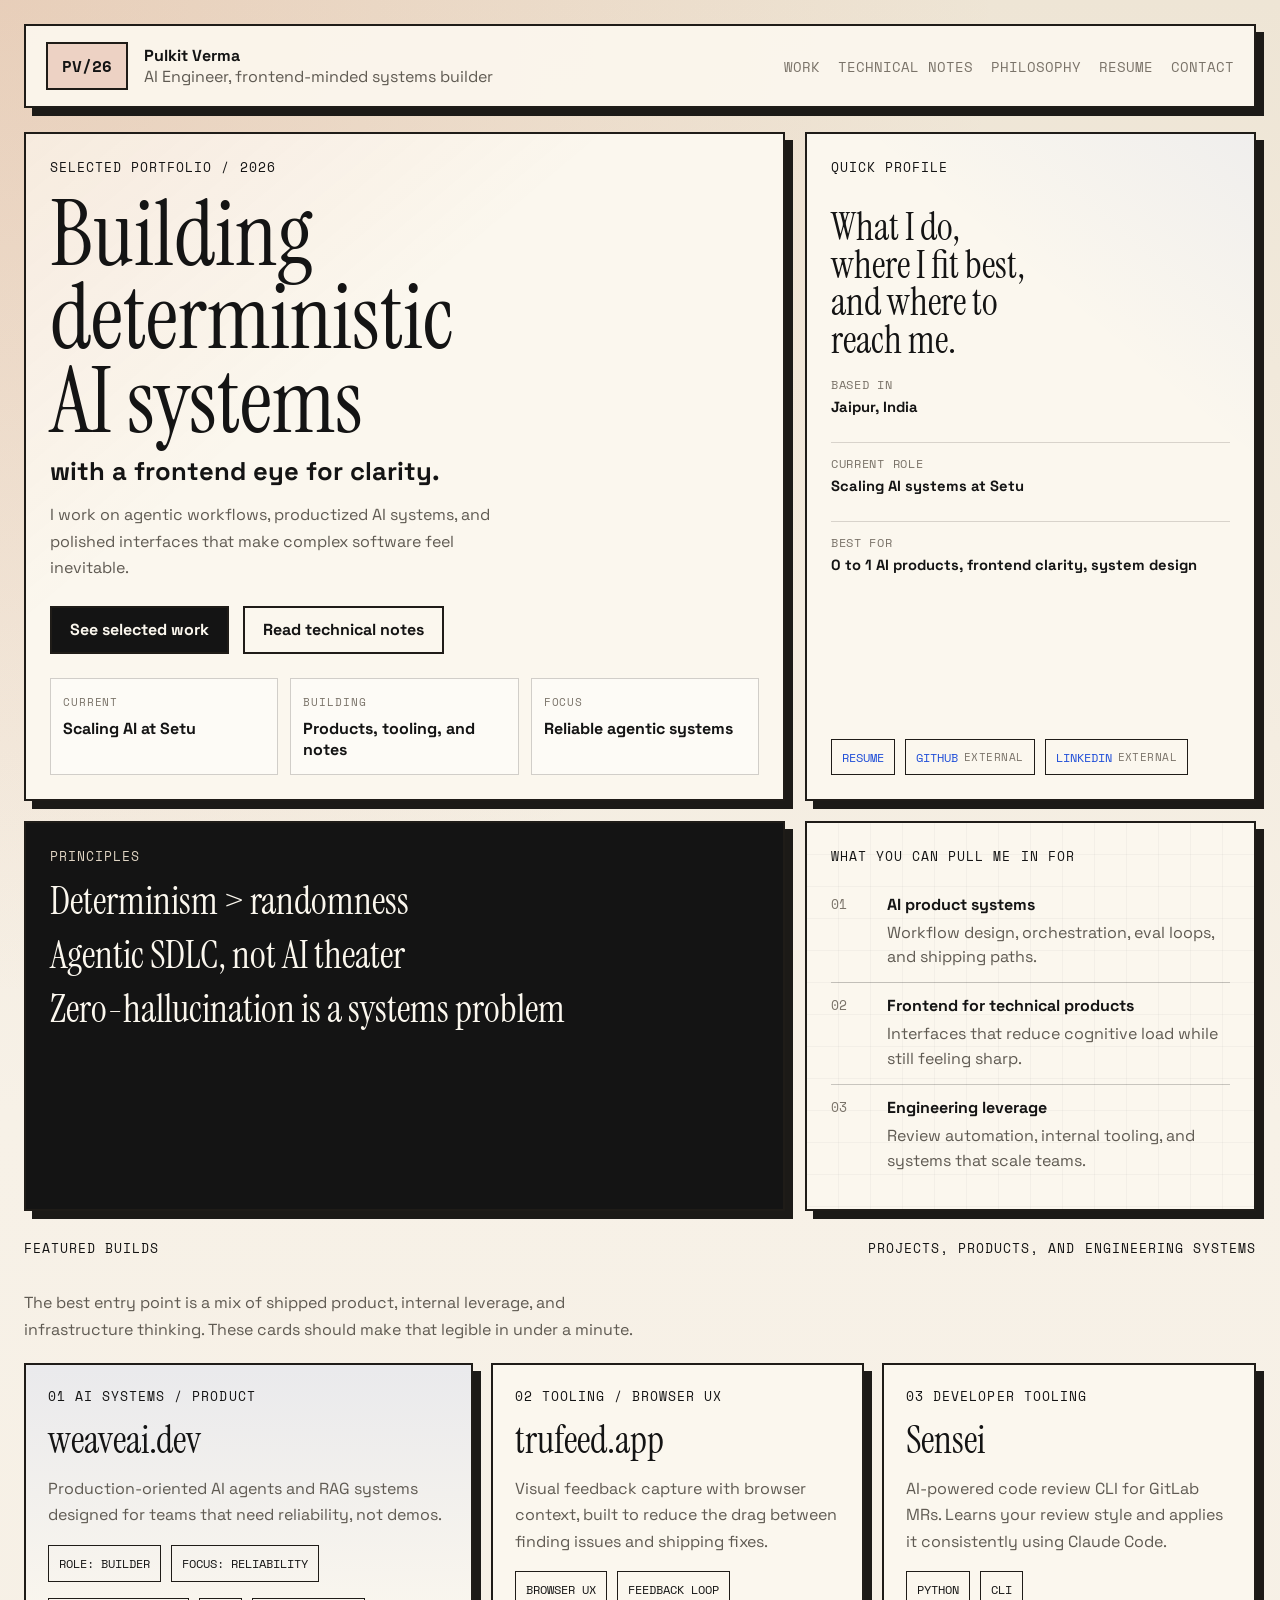
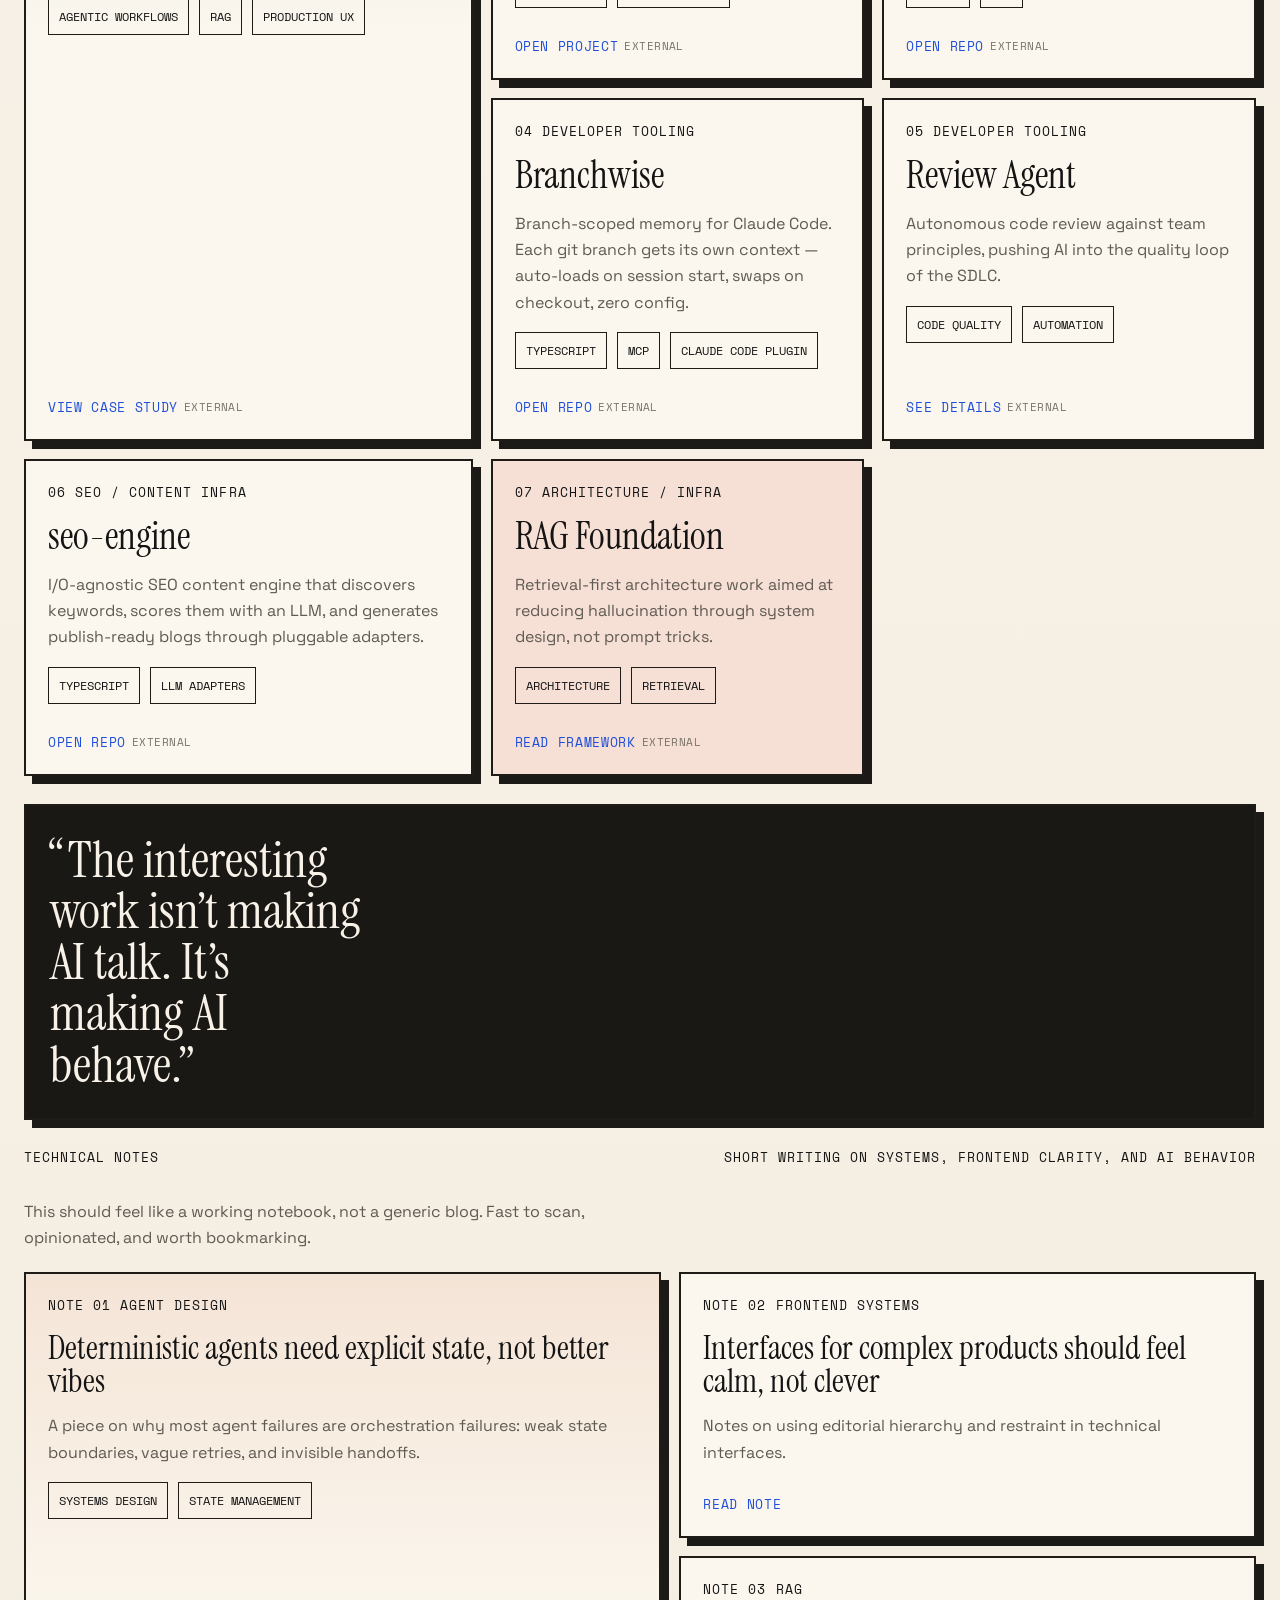
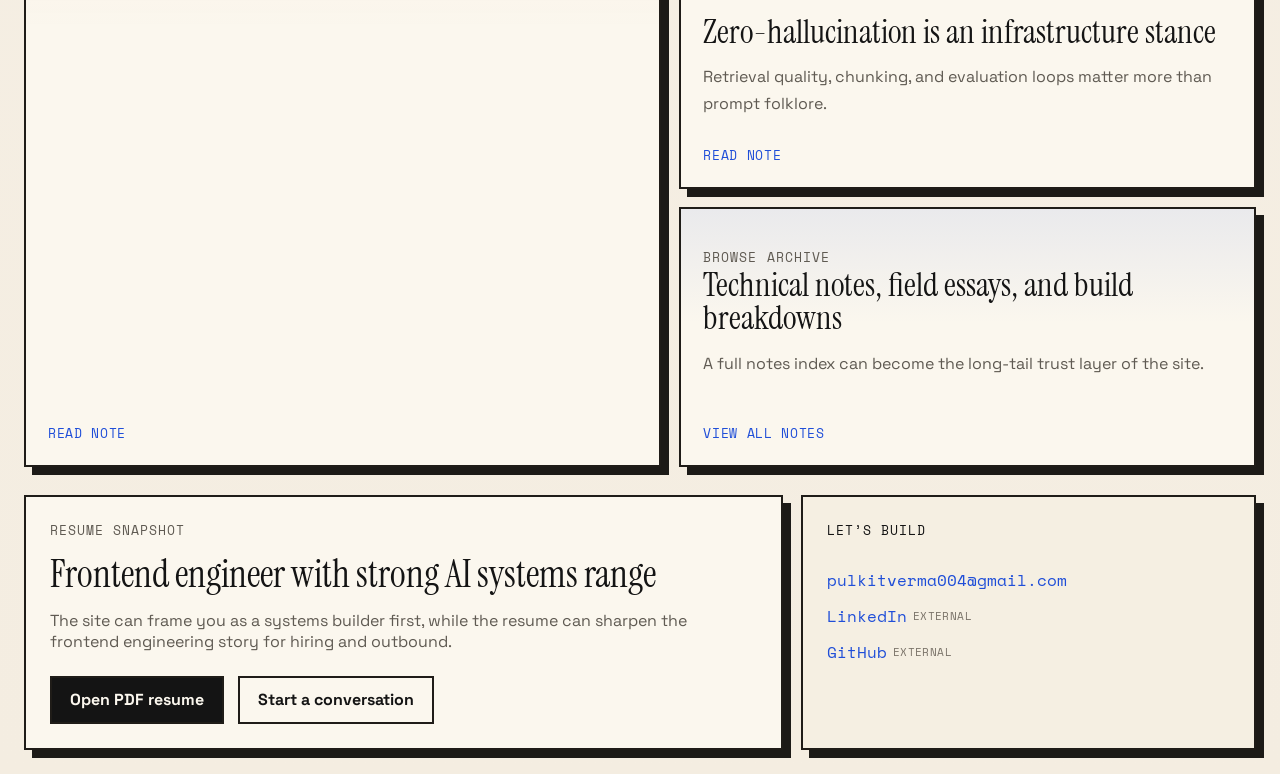
<file: index.html>
<!DOCTYPE html>
<html lang="en">
  <head>
    <meta charset="UTF-8" />
    <meta name="viewport" content="width=device-width, initial-scale=1.0" />
    <title>Pulkit Verma — AI Engineer & Frontend Systems Builder</title>
    <meta name="description" content="Pulkit Verma builds deterministic AI systems, agentic workflows, and polished frontend interfaces. Currently scaling AI at Setu. Explore projects, technical notes, and engineering thinking." />
    <meta name="author" content="Pulkit Verma" />
    <meta name="robots" content="index, follow" />
    <link rel="canonical" href="https://pulkitverma.xyz/" />

    <!-- Open Graph -->
    <meta property="og:type" content="website" />
    <meta property="og:url" content="https://pulkitverma.xyz/" />
    <meta property="og:title" content="Pulkit Verma — AI Engineer & Frontend Systems Builder" />
    <meta property="og:description" content="Building deterministic AI systems with a frontend eye for clarity. Projects, technical notes, and engineering thinking from Pulkit Verma." />
    <meta property="og:site_name" content="Pulkit Verma" />
    <meta property="og:locale" content="en_US" />

    <!-- Twitter Card -->
    <meta name="twitter:card" content="summary_large_image" />
    <meta name="twitter:title" content="Pulkit Verma — AI Engineer & Frontend Systems Builder" />
    <meta name="twitter:description" content="Building deterministic AI systems with a frontend eye for clarity. Projects, technical notes, and engineering thinking." />

    <!-- JSON-LD Structured Data -->
    <script type="application/ld+json">
    {
      "@context": "https://schema.org",
      "@type": "Person",
      "name": "Pulkit Verma",
      "url": "https://pulkitverma.xyz",
      "jobTitle": "AI Engineer",
      "description": "AI Engineer and frontend-minded systems builder. Builds deterministic AI systems, agentic workflows, and polished interfaces.",
      "address": {
        "@type": "PostalAddress",
        "addressLocality": "Jaipur",
        "addressCountry": "IN"
      },
      "sameAs": [
        "https://github.com/pulkit004",
        "https://www.linkedin.com/in/pulkitv/"
      ],
      "knowsAbout": ["AI Systems", "Agentic Workflows", "RAG", "Frontend Engineering", "Next.js", "TypeScript"]
    }
    </script>

    <link rel="preconnect" href="https://fonts.googleapis.com" />
    <link rel="preconnect" href="https://fonts.gstatic.com" crossorigin />
    <link
      href="https://fonts.googleapis.com/css2?family=Instrument+Serif:ital@0;1&family=Space+Mono:wght@400;700&family=Space+Grotesk:wght@400;500;700&display=swap"
      rel="stylesheet"
    />
    <link rel="stylesheet" href="./styles.css" />
  </head>
  <body>
    <a class="skip-link" href="#main-content">Skip to content</a>
    <div class="page-shell">
      <header class="topbar">
        <div class="brand-lockup">
          <span class="brand-mark">PV/26</span>
          <div>
            <p class="eyebrow">Pulkit Verma</p>
            <p class="subtle">AI Engineer, frontend-minded systems builder</p>
          </div>
        </div>
        <button
          class="menu-toggle"
          type="button"
          aria-expanded="false"
          aria-controls="mobile-menu"
          aria-label="Open navigation menu"
        >
          <span>Menu</span>
        </button>
        <nav class="topnav">
          <a href="#work">Work</a>
          <a href="#notes">Technical Notes</a>
          <a href="#philosophy">Philosophy</a>
          <a href="#resume">Resume</a>
          <a href="#contact">Contact</a>
        </nav>
        <div class="mobile-menu" id="mobile-menu" hidden>
          <div class="mobile-menu-panel">
            <div class="mobile-menu-head">
              <p class="section-label">Navigate</p>
              <button class="menu-close" type="button" aria-label="Close navigation menu">
                Close
              </button>
            </div>
            <nav class="mobile-menu-links" aria-label="Mobile navigation">
              <a href="#work">Work</a>
              <a href="#notes">Technical Notes</a>
              <a href="#philosophy">Philosophy</a>
              <a href="#resume">Resume</a>
              <a href="#contact">Contact</a>
            </nav>
          </div>
        </div>
      </header>

      <main class="hero-grid" id="main-content">
        <section class="hero-card hero-main">
          <p class="section-label">Selected portfolio / 2026</p>
          <h1>
            Building deterministic AI systems
            <span>with a frontend eye for clarity.</span>
          </h1>
          <p class="hero-copy">
            I work on agentic workflows, productized AI systems, and polished
            interfaces that make complex software feel inevitable.
          </p>
          <div class="hero-actions">
            <a class="button button-dark" href="#work">See selected work</a>
            <a class="button button-light" href="#notes">Read technical notes</a>
          </div>
          <div class="proof-strip">
            <div class="proof-item">
              <span class="proof-label">Current</span>
              <strong>Scaling AI at Setu</strong>
            </div>
            <div class="proof-item">
              <span class="proof-label">Building</span>
              <strong>Products, tooling, and notes</strong>
            </div>
            <div class="proof-item">
              <span class="proof-label">Focus</span>
              <strong>Reliable agentic systems</strong>
            </div>
          </div>
        </section>

        <aside class="hero-card hero-notes">
          <p class="section-label">Quick profile</p>
          <h2 class="hero-notes-title">What I do, where I fit best, and where to reach me.</h2>
          <div class="signal-list">
            <div class="signal-row">
              <span>Based in</span>
              <strong>Jaipur, India</strong>
            </div>
            <div class="signal-row">
              <span>Current role</span>
              <strong>Scaling AI systems at Setu</strong>
            </div>
            <div class="signal-row">
              <span>Best for</span>
              <strong>0 to 1 AI products, frontend clarity, system design</strong>
            </div>
          </div>
          <div class="mini-links">
            <a href="#resume">Resume</a>
            <a href="https://github.com/pulkit004" target="_blank" rel="noreferrer">
              GitHub <span class="external-mark">External</span>
            </a>
            <a href="https://www.linkedin.com/in/pulkitv/" target="_blank" rel="noreferrer">
              LinkedIn <span class="external-mark">External</span>
            </a>
          </div>
        </aside>

        <section class="hero-card manifesto" id="philosophy">
          <p class="section-label">Principles</p>
          <div class="manifesto-lines">
            <p>Determinism &gt; randomness</p>
            <p>Agentic SDLC, not AI theater</p>
            <p>Zero-hallucination is a systems problem</p>
          </div>
        </section>

        <section class="hero-card capabilities">
          <p class="section-label">What you can pull me in for</p>
          <div class="capability-row">
            <span>01</span>
            <div>
              <strong>AI product systems</strong>
              <p>Workflow design, orchestration, eval loops, and shipping paths.</p>
            </div>
          </div>
          <div class="capability-row">
            <span>02</span>
            <div>
              <strong>Frontend for technical products</strong>
              <p>Interfaces that reduce cognitive load while still feeling sharp.</p>
            </div>
          </div>
          <div class="capability-row">
            <span>03</span>
            <div>
              <strong>Engineering leverage</strong>
              <p>Review automation, internal tooling, and systems that scale teams.</p>
            </div>
          </div>
        </section>
      </main>

      <section class="work-section" id="work">
        <div class="section-header">
          <p class="section-label">Featured builds</p>
          <p class="section-meta">Projects, products, and engineering systems</p>
        </div>
        <p class="section-intro">
          The best entry point is a mix of shipped product, internal leverage, and
          infrastructure thinking. These cards should make that legible in under a minute.
        </p>

        <div class="project-grid">
          <article class="project-card large">
            <div class="card-topline">
              <span>01</span>
              <span>AI systems / product</span>
            </div>
            <h2>weaveai.dev</h2>
            <p>
              Production-oriented AI agents and RAG systems designed for teams
              that need reliability, not demos.
            </p>
            <div class="tag-row">
              <span>Role: builder</span>
              <span>Focus: reliability</span>
            </div>
            <div class="tag-row">
              <span>Agentic workflows</span>
              <span>RAG</span>
              <span>Production UX</span>
            </div>
            <a class="project-link" href="https://weaveai.dev" target="_blank" rel="noreferrer">
              View case study <span class="external-mark">External</span>
            </a>
          </article>

          <article class="project-card">
            <div class="card-topline">
              <span>02</span>
              <span>Tooling / browser UX</span>
            </div>
            <h2>trufeed.app</h2>
            <p>
              Visual feedback capture with browser context, built to reduce the
              drag between finding issues and shipping fixes.
            </p>
            <div class="tag-row">
              <span>Browser UX</span>
              <span>Feedback loop</span>
            </div>
            <a class="project-link" href="https://trufeed.app" target="_blank" rel="noreferrer">
              Open project <span class="external-mark">External</span>
            </a>
          </article>

          <article class="project-card">
            <div class="card-topline">
              <span>03</span>
              <span>Developer tooling</span>
            </div>
            <h2>Sensei</h2>
            <p>
              AI-powered code review CLI for GitLab MRs. Learns your review
              style and applies it consistently using Claude Code.
            </p>
            <div class="tag-row">
              <span>Python</span>
              <span>CLI</span>
            </div>
            <a
              class="project-link"
              href="https://github.com/pulkit004/sensei"
              target="_blank"
              rel="noreferrer"
            >
              Open repo <span class="external-mark">External</span>
            </a>
          </article>

          <article class="project-card">
            <div class="card-topline">
              <span>04</span>
              <span>Developer tooling</span>
            </div>
            <h2>Branchwise</h2>
            <p>
              Branch-scoped memory for Claude Code. Each git branch gets its own
              context — auto-loads on session start, swaps on checkout, zero config.
            </p>
            <div class="tag-row">
              <span>TypeScript</span>
              <span>MCP</span>
              <span>Claude Code plugin</span>
            </div>
            <a
              class="project-link"
              href="https://github.com/pulkit004/branchwise"
              target="_blank"
              rel="noreferrer"
            >
              Open repo <span class="external-mark">External</span>
            </a>
          </article>

          <article class="project-card">
            <div class="card-topline">
              <span>05</span>
              <span>Developer tooling</span>
            </div>
            <h2>Review Agent</h2>
            <p>
              Autonomous code review against team principles, pushing AI into
              the quality loop of the SDLC.
            </p>
            <div class="tag-row">
              <span>Code quality</span>
              <span>Automation</span>
            </div>
            <a
              class="project-link"
              href="https://github.com/pulkit004/mr-principle-review-agent"
              target="_blank"
              rel="noreferrer"
            >
              See details <span class="external-mark">External</span>
            </a>
          </article>

          <article class="project-card">
            <div class="card-topline">
              <span>06</span>
              <span>SEO / content infra</span>
            </div>
            <h2>seo-engine</h2>
            <p>
              I/O-agnostic SEO content engine that discovers keywords, scores
              them with an LLM, and generates publish-ready blogs through
              pluggable adapters.
            </p>
            <div class="tag-row">
              <span>TypeScript</span>
              <span>LLM adapters</span>
            </div>
            <a
              class="project-link"
              href="https://github.com/pulkit004/seo-engine"
              target="_blank"
              rel="noreferrer"
            >
              Open repo <span class="external-mark">External</span>
            </a>
          </article>

          <article class="project-card accent">
            <div class="card-topline">
              <span>07</span>
              <span>Architecture / infra</span>
            </div>
            <h2>RAG Foundation</h2>
            <p>
              Retrieval-first architecture work aimed at reducing hallucination
              through system design, not prompt tricks.
            </p>
            <div class="tag-row">
              <span>Architecture</span>
              <span>Retrieval</span>
            </div>
            <a
              class="project-link"
              href="https://github.com/pulkit004/rag-foundation-stone"
              target="_blank"
              rel="noreferrer"
            >
              Read framework <span class="external-mark">External</span>
            </a>
          </article>
        </div>
      </section>

      <section class="quote-band">
        <p>
          “The interesting work isn’t making AI talk. It’s making AI behave.”
        </p>
      </section>

      <section class="notes-section" id="notes">
        <div class="section-header">
          <p class="section-label">Technical notes</p>
          <p class="section-meta">Short writing on systems, frontend clarity, and AI behavior</p>
        </div>
        <p class="section-intro">
          This should feel like a working notebook, not a generic blog. Fast to scan,
          opinionated, and worth bookmarking.
        </p>

        <div class="notes-grid">
          <article class="note-card feature">
            <div class="card-topline">
              <span>Note 01</span>
              <span>Agent design</span>
            </div>
            <h3>Deterministic agents need explicit state, not better vibes</h3>
            <p>
              A piece on why most agent failures are orchestration failures:
              weak state boundaries, vague retries, and invisible handoffs.
            </p>
            <div class="tag-row">
              <span>Systems design</span>
              <span>State management</span>
            </div>
            <a class="note-link" href="./notes/deterministic-agents.html">Read note</a>
          </article>

          <div class="notes-rail">
            <article class="note-card compact">
              <div class="card-topline">
                <span>Note 02</span>
                <span>Frontend systems</span>
              </div>
              <h3>Interfaces for complex products should feel calm, not clever</h3>
              <p>
                Notes on using editorial hierarchy and restraint in technical interfaces.
              </p>
              <a class="note-link" href="./notes/calm-interfaces.html">Read note</a>
            </article>

            <article class="note-card compact">
              <div class="card-topline">
                <span>Note 03</span>
                <span>RAG</span>
              </div>
              <h3>Zero-hallucination is an infrastructure stance</h3>
              <p>
                Retrieval quality, chunking, and evaluation loops matter more than prompt folklore.
              </p>
              <a class="note-link" href="./notes/zero-hallucination.html">Read note</a>
            </article>

            <article class="note-card browse-card">
              <p class="section-label">Browse archive</p>
              <h3>Technical notes, field essays, and build breakdowns</h3>
              <p>
                A full notes index can become the long-tail trust layer of the site.
              </p>
              <a class="note-link" href="./notes/index.html">View all notes</a>
            </article>
          </div>
        </div>
      </section>

      <section class="resume-contact" id="resume">
        <div class="resume-panel">
          <p class="section-label">Resume snapshot</p>
          <h3>Frontend engineer with strong AI systems range</h3>
          <p>
            The site can frame you as a systems builder first, while the resume
            can sharpen the frontend engineering story for hiring and outbound.
          </p>
          <div class="hero-actions">
            <a class="button button-dark" href="./assets/Pulkit_FE_Engg_2025.pdf" target="_blank" rel="noreferrer">
              Open PDF resume
            </a>
            <a
              class="button button-light"
              href="mailto:pulkitverma004@gmail.com?subject=Portfolio%20inquiry%20from%20pulkitverma.xyz"
            >
              Start a conversation
            </a>
          </div>
        </div>

        <div class="contact-panel" id="contact">
          <p class="section-label">Let’s build</p>
          <a href="mailto:pulkitverma004@gmail.com?subject=Portfolio%20inquiry%20from%20pulkitverma.xyz">
            pulkitverma004@gmail.com
          </a>
          <a href="https://www.linkedin.com/in/pulkitv/" target="_blank" rel="noreferrer">
            LinkedIn <span class="external-mark">External</span>
          </a>
          <a href="https://github.com/pulkit004" target="_blank" rel="noreferrer">
            GitHub <span class="external-mark">External</span>
          </a>
        </div>
      </section>
    </div>
    <script src="./app.js"></script>
  </body>
</html>
</file>
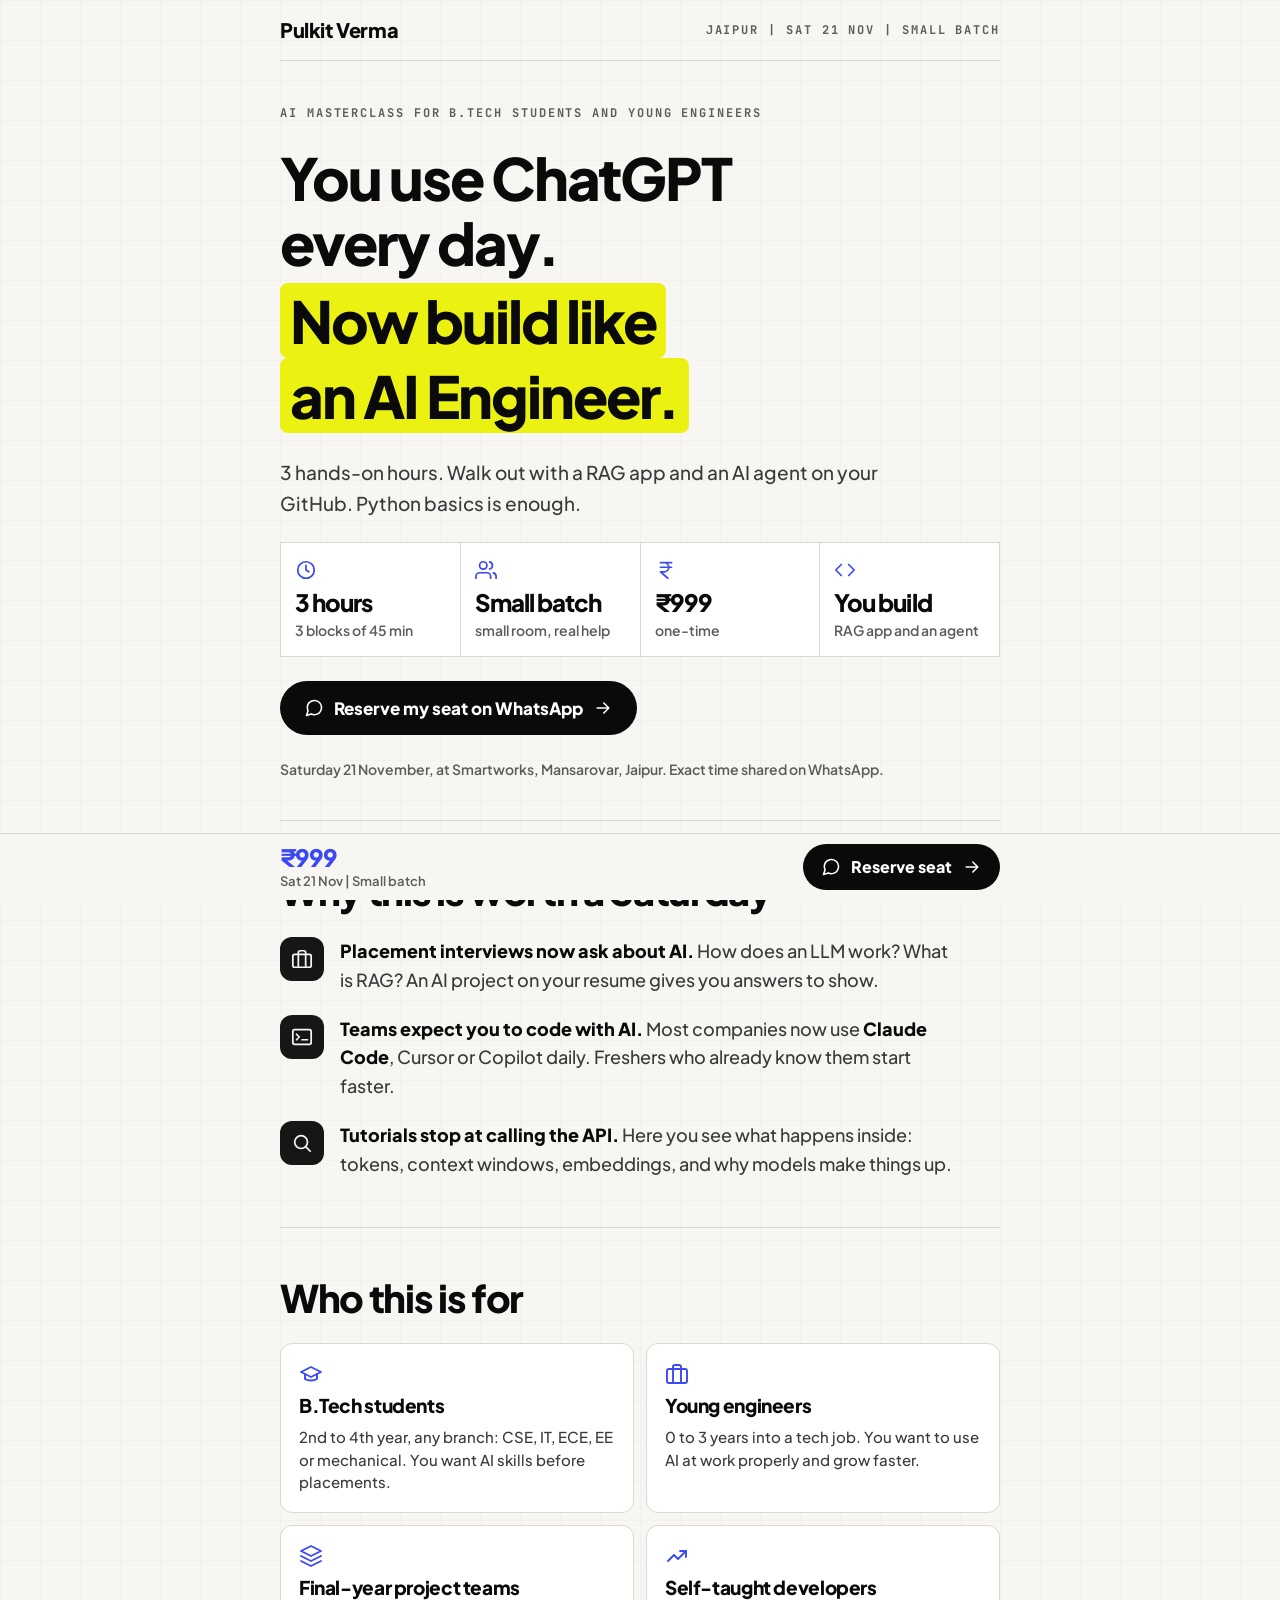
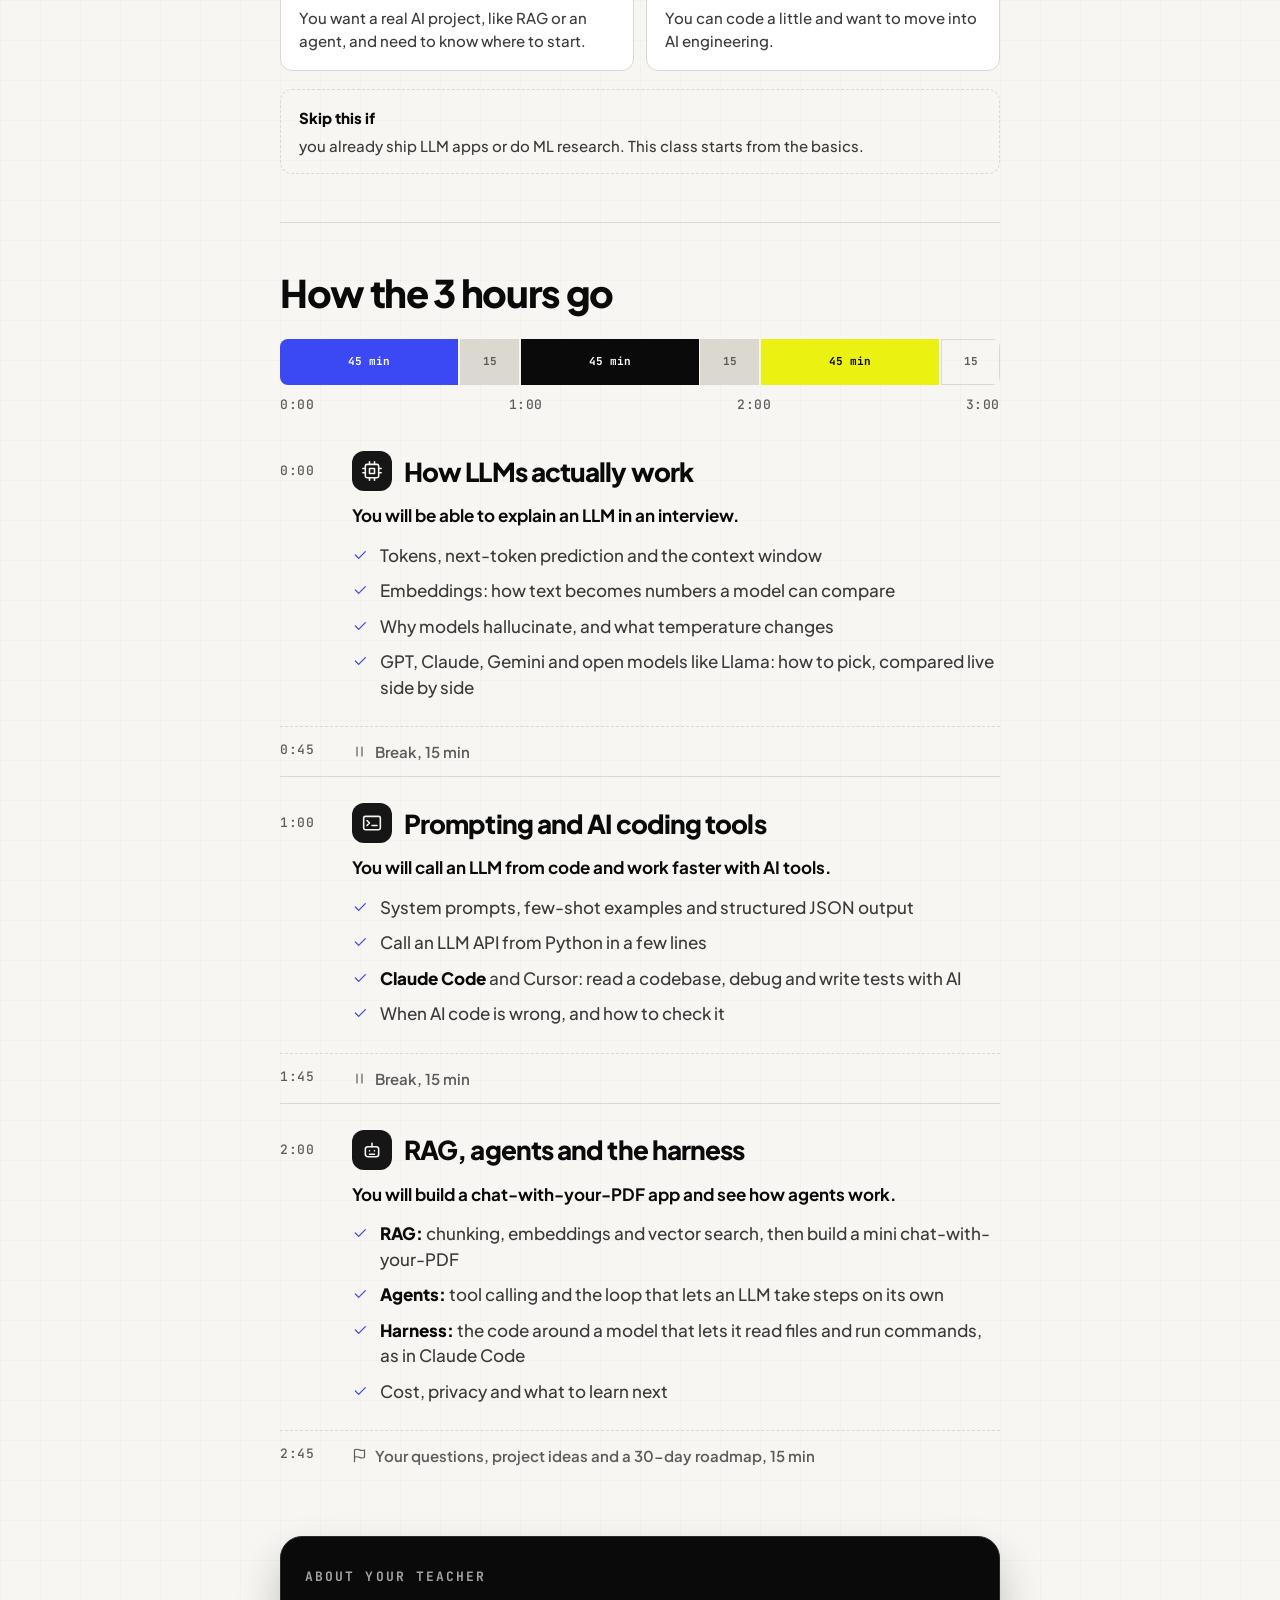
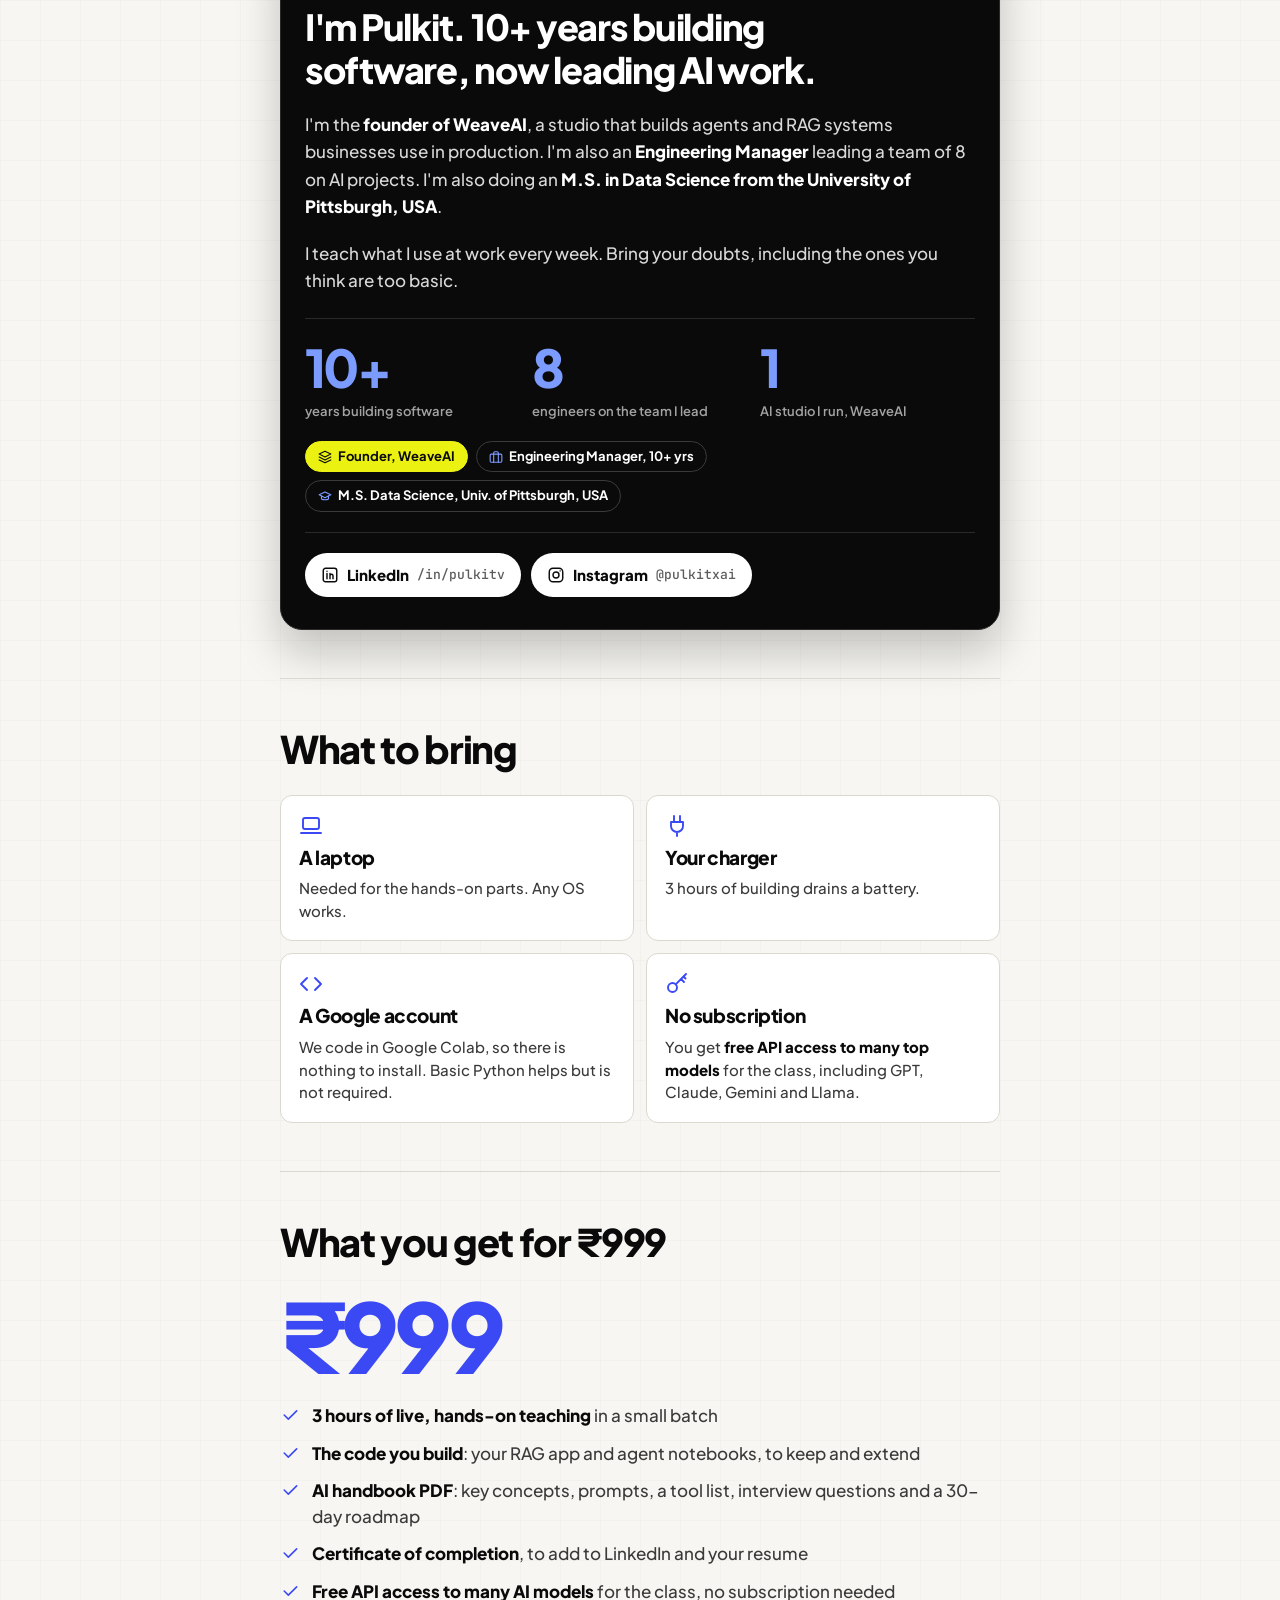
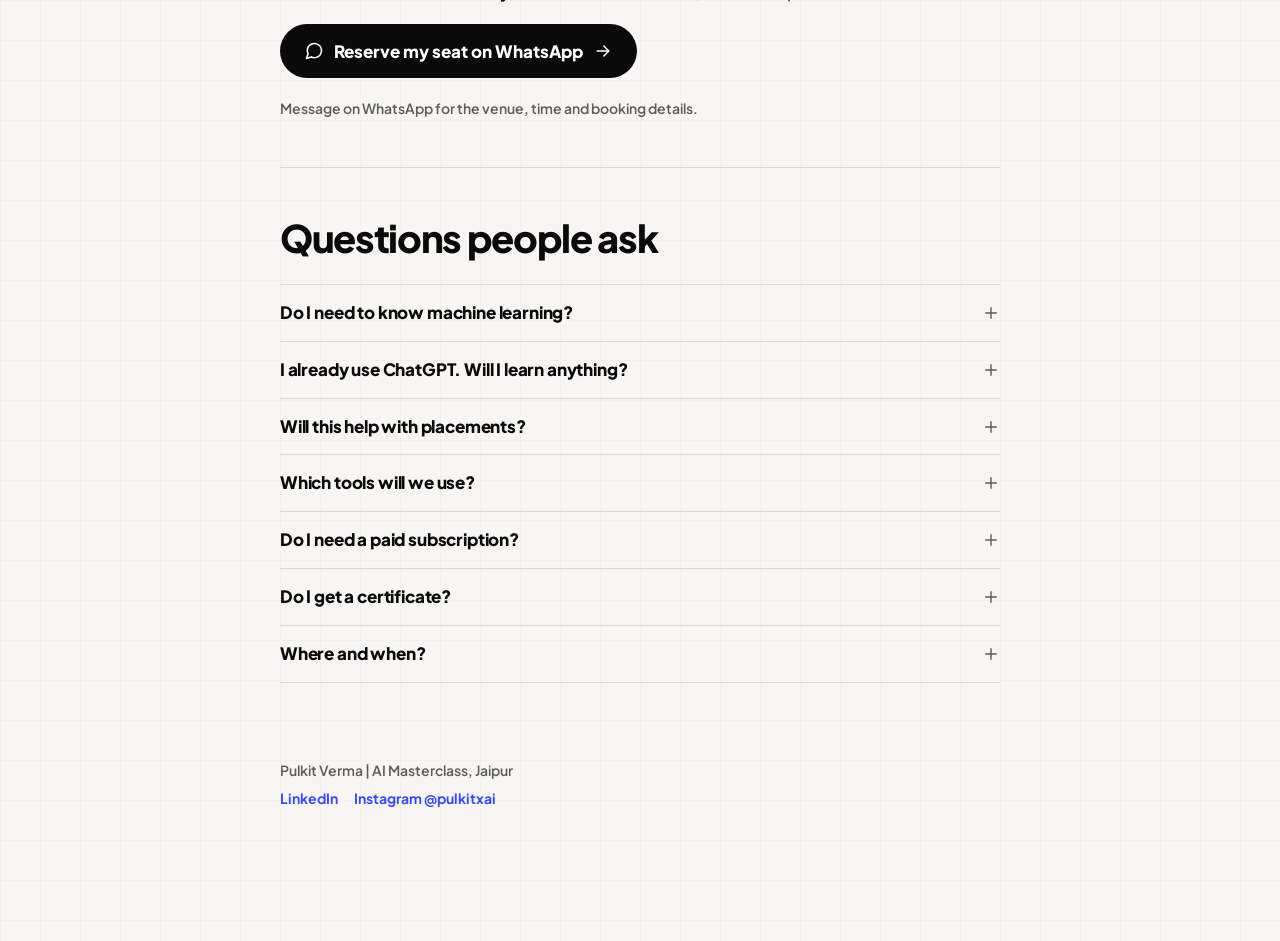
<file: masterclass/index.html>
<!doctype html>
<html lang="en">
<head>
<meta charset="utf-8">
<meta name="viewport" content="width=device-width, initial-scale=1, viewport-fit=cover">
<meta name="description" content="You use ChatGPT every day. Now build like an AI Engineer. 3 hands-on hours in Jaipur, Sat 21 Nov. Build a RAG app and an AI agent. ₹999, small batch.">
<meta property="og:title" content="AI Masterclass, Jaipur | Pulkit Verma">
<meta property="og:description" content="Build a RAG app and an AI agent in 3 hands-on hours. Sat 21 Nov, Jaipur. ₹999.">
<meta property="og:type" content="website">
<!-- Meta Pixel: paste your Pixel base code here, and fbq('track','Contact') fires on WhatsApp taps below -->
<style>:root{padding-top:env(safe-area-inset-top,0px);padding-bottom:env(safe-area-inset-bottom,0px)}body{margin:0;font:14px system-ui,sans-serif}img{max-width:100%}[hidden]{display:none!important}</style>
<title>AI Masterclass, Jaipur | Pulkit Verma</title>
<link rel="stylesheet" href="https://fonts.googleapis.com/css2?family=Plus+Jakarta+Sans:wght@500;600;700;800&family=JetBrains+Mono:wght@500;700&display=swap">
<style>
/* WeaveAI Ads system: paper ground with a faint 40px grid, ink headlines, one signal highlight, brand blue for numbers, pill buttons, one dark card. Layout: single column; timeline drawn to scale (180 min). */
:root{
  --ground:#F7F6F2; --grid-line:rgba(10,10,10,0.018);
  --ink:#0A0A0A; --body:#3A3A3A; --muted:#5C5C5C;
  --brand-blue:#3B49F5; --brand-blue-tint:rgba(59,73,245,0.12);
  --signal:#EBF212; --signal-ink:#0A0A0A;
  --card-ink:#0A0A0A; --card-line:#2A2A2A; --card-text:#FFFFFF; --card-body:#D9D9D9; --card-muted:#A3A3A3; --card-blue:#7C9BFF;
  --tile-ink:#161616; --tile-fg:#F7F6F2;
  --hairline:#DAD8CF; --surface:#FFFFFF;
  --cta-fill:#0A0A0A; --cta-text:#FFFFFF;
  --seg-b1:#3B49F5; --seg-b1-t:#FFFFFF; --seg-b2:#0A0A0A; --seg-b2-t:#FFFFFF; --seg-b3:#EBF212; --seg-b3-t:#0A0A0A;
  --shadow-card:0 22px 44px rgba(10,10,10,0.22);
  --radius-sm:6px; --radius-md:8px; --radius-tile:12px; --radius-lg:22px; --radius-pill:999px;
  --font-sans:"Plus Jakarta Sans", system-ui, -apple-system, "Segoe UI", sans-serif;
  --font-mono:"JetBrains Mono", ui-monospace, Menlo, monospace;
}
@media (prefers-color-scheme: dark){
  :root:not([data-theme="light"]){
    --ground:#0A0A0A; --grid-line:rgba(255,255,255,0.016);
    --ink:#FFFFFF; --body:#C7C7C7; --muted:#A3A3A3;
    --brand-blue:#7C9BFF; --brand-blue-tint:rgba(124,155,255,0.16);
    --card-ink:#161616;
    --hairline:#2A2A2A; --surface:#161616;
    --cta-fill:#EBF212; --cta-text:#0A0A0A;
    --seg-b1:#7C9BFF; --seg-b1-t:#0A0A0A; --seg-b2:#FFFFFF; --seg-b2-t:#0A0A0A;
    --shadow-card:none;
    color-scheme:dark;
  }
}
:root[data-theme="dark"]{
  --ground:#0A0A0A; --grid-line:rgba(255,255,255,0.016);
  --ink:#FFFFFF; --body:#C7C7C7; --muted:#A3A3A3;
  --brand-blue:#7C9BFF; --brand-blue-tint:rgba(124,155,255,0.16);
  --card-ink:#161616;
  --hairline:#2A2A2A; --surface:#161616;
  --cta-fill:#EBF212; --cta-text:#0A0A0A;
  --seg-b1:#7C9BFF; --seg-b1-t:#0A0A0A; --seg-b2:#FFFFFF; --seg-b2-t:#0A0A0A;
  --shadow-card:none;
  color-scheme:dark;
}
*{box-sizing:border-box}
body{
  margin:0; color:var(--ink); font-family:var(--font-sans); font-size:17px; line-height:1.6; font-weight:500;
  background-color:var(--ground);
  background-image:linear-gradient(var(--grid-line) 1px, transparent 1px), linear-gradient(90deg, var(--grid-line) 1px, transparent 1px);
  background-size:40px 40px;
  padding-block:0 104px;
  padding-left:max(16px, env(safe-area-inset-left, 0px));
  padding-right:max(16px, env(safe-area-inset-right, 0px));
}
.wrap{max-width:720px; margin:0 auto}
h1,h2,h3{font-weight:800; letter-spacing:-0.035em; line-height:1.15; margin:0; text-wrap:balance}
p{margin:0; color:var(--body)}
b{color:var(--ink); font-weight:800}
code{font-family:var(--font-mono); font-size:.88em; background:var(--brand-blue-tint); color:var(--ink); padding:1px 6px; border-radius:var(--radius-sm); white-space:nowrap}
.mono{font-family:var(--font-mono); font-size:13px; letter-spacing:.04em; font-weight:500}
.eyebrow{font-family:var(--font-mono); font-size:12px; font-weight:700; letter-spacing:.16em; text-transform:uppercase; color:var(--muted); line-height:1.4}
.i{width:1em; height:1em; fill:none; stroke:currentColor; stroke-width:1.9; stroke-linecap:round; stroke-linejoin:round; flex:none}

.top{display:flex; justify-content:space-between; align-items:center; gap:8px 12px; flex-wrap:wrap; padding-block:18px; border-bottom:1px solid var(--hairline)}
.brand{font-weight:800; letter-spacing:-0.02em; font-size:20px; line-height:1.2}

/* hero */
.hero{padding-block:44px 40px; display:grid; gap:24px}
h1{font-size:clamp(34px, 8.2vw, 58px); line-height:1.12}
h1 .l1{display:block; margin-bottom:.12em}
h1 .sig{
  display:inline; color:var(--signal-ink); padding:.02em .18em; border-radius:var(--radius-md);
  background:linear-gradient(var(--signal), var(--signal)) no-repeat left center / 100% 100%;
  -webkit-box-decoration-break:clone; box-decoration-break:clone;
  line-height:1.3;
}
.lede{font-size:19px; line-height:1.6; max-width:34em}
.facts{display:grid; grid-template-columns:repeat(2, minmax(0,1fr)); border-top:1px solid var(--hairline); border-left:1px solid var(--hairline); background:var(--surface)}
.facts div{padding:16px 14px; border-right:1px solid var(--hairline); border-bottom:1px solid var(--hairline); display:grid; gap:4px; align-content:start; transition:background .2s}
.facts div:hover{background:var(--ground)}
.facts .i{font-size:22px; color:var(--brand-blue); margin-bottom:4px; transition:transform .25s}
.facts div:hover .i{transform:translateY(-2px) scale(1.08)}
.facts b{font-size:24px; letter-spacing:-0.04em; line-height:1.15}
.facts span{font-size:14px; line-height:1.4; color:var(--muted); font-weight:600}
@media (min-width:560px){ .facts{grid-template-columns:repeat(4, minmax(0,1fr))} }

.cta{
  display:inline-flex; align-items:center; justify-content:center; gap:10px; min-height:54px; padding:0 24px;
  background:var(--cta-fill); color:var(--cta-text); font-family:var(--font-sans); font-weight:800; font-size:17px; line-height:1.2;
  text-decoration:none; border-radius:var(--radius-pill); border:0;
  transition:filter .15s, transform .15s;
}
.cta .i{font-size:20px}
.cta .arr{transition:transform .2s}
.cta:hover{filter:brightness(1.12)}
.cta:hover .arr{transform:translateX(4px)}
.cta:active{transform:scale(.98)}
.cta:focus-visible,a:focus-visible,summary:focus-visible{outline:3px solid var(--brand-blue); outline-offset:3px}
.hero .cta{justify-self:start}
.small{font-size:14px; line-height:1.5; color:var(--muted); font-weight:600}

/* sections */
section{padding-block:48px; border-top:1px solid var(--hairline)}
section > h2{font-size:clamp(28px, 6vw, 38px); margin-bottom:24px}
.stakes{display:grid; gap:20px}
.stakes > h2{margin-bottom:4px}
.stakes p{font-size:18px; line-height:1.6; max-width:34em}
.stakes .row{display:grid; grid-template-columns:44px minmax(0,1fr); gap:16px; align-items:start}
.tile{width:44px; height:44px; display:grid; place-items:center; border-radius:var(--radius-tile); background:var(--tile-ink); color:var(--tile-fg); font-size:22px; transition:transform .25s}
.row:hover .tile, .block:hover .tile{transform:translateY(-2px) rotate(-4deg)}

/* cards: who it's for, what to bring */
.who{display:grid; grid-template-columns:repeat(2, minmax(0,1fr)); gap:12px}
@media (max-width:520px){ .who{grid-template-columns:minmax(0,1fr)} }
.who .card{background:var(--surface); border:1px solid var(--hairline); border-radius:var(--radius-tile); padding:18px; display:grid; gap:8px; align-content:start; transition:transform .2s, border-color .2s}
.who .card:hover{transform:translateY(-2px); border-color:var(--brand-blue)}
.who .card .i{font-size:24px; color:var(--brand-blue)}
.who .card h3{font-size:19px; line-height:1.25; letter-spacing:-0.02em}
.who .card p{font-size:15px; line-height:1.5}
.notfor{margin-top:18px; padding:16px 18px; border:1px dashed var(--hairline); border-radius:var(--radius-tile); font-size:15px; line-height:1.55}
.notfor b{display:block; margin-bottom:4px}

/* timeline to scale */
.bar{display:flex; height:46px; width:100%; margin:0 0 10px; border-radius:var(--radius-md); overflow:hidden; gap:2px}
.seg{display:flex; align-items:center; justify-content:center; min-width:0; font-family:var(--font-mono); font-size:11px; font-weight:700; transform-origin:left center}
.seg.b1{background:var(--seg-b1); color:var(--seg-b1-t)}
.seg.b2{background:var(--seg-b2); color:var(--seg-b2-t)}
.seg.b3{background:var(--seg-b3); color:var(--seg-b3-t)}
.seg.brk{background:var(--hairline); color:var(--muted)}
.seg.end{background:transparent; color:var(--muted); box-shadow:inset 0 0 0 1px var(--hairline)}
.scale{display:flex; justify-content:space-between; color:var(--muted)}

.blocks{margin-top:28px}
.block{display:grid; grid-template-columns:56px minmax(0,1fr); gap:16px; padding-block:26px; border-top:1px solid var(--hairline)}
.block:first-child{border-top:0; padding-top:8px}
.block .t{color:var(--muted); padding-top:10px}
.block h3{font-size:clamp(22px, 5vw, 26px); line-height:1.2; margin-bottom:12px; display:flex; align-items:center; gap:12px}
.block h3 .tile{width:40px; height:40px; font-size:20px}
.block .out{font-weight:700; color:var(--ink); line-height:1.5; margin-bottom:14px}
.block ul{margin:0; padding:0; list-style:none; display:grid; gap:10px}
.block li{position:relative; padding-left:28px; line-height:1.5; color:var(--body)}
.block li > .i{position:absolute; left:0; top:.25em; color:var(--brand-blue); font-size:16px}
.block li b{white-space:nowrap}
.gap{display:grid; grid-template-columns:56px minmax(0,1fr); gap:16px; padding-block:14px; border-top:1px dashed var(--hairline); color:var(--muted); font-size:15px; font-weight:600; line-height:1.4}
.gap span:last-child{display:flex; align-items:center; gap:8px}

/* about: the one dark card */
.about{
  background:var(--card-ink); color:var(--card-text); border:1px solid var(--card-line);
  border-radius:var(--radius-lg); box-shadow:var(--shadow-card);
  padding:32px 24px; display:grid; gap:20px;
}
.about .label{font-family:var(--font-mono); font-size:13px; font-weight:700; letter-spacing:.16em; text-transform:uppercase; color:var(--card-muted); line-height:1.3}
.about h2{color:var(--card-text); font-size:clamp(26px, 5.6vw, 36px); line-height:1.18; margin:0}
.about p{color:var(--card-body); font-size:17px; line-height:1.6}
.about p b{color:var(--card-text)}
.stats{display:grid; grid-template-columns:repeat(3, minmax(0,1fr)); gap:12px; border-top:1px solid var(--card-line); padding-top:22px; margin-top:4px}
.stat b{display:block; font-size:clamp(34px, 9vw, 52px); letter-spacing:-0.05em; line-height:1; color:var(--card-blue)}
.stat span{display:block; margin-top:10px; font-size:13px; font-weight:600; line-height:1.35; color:var(--card-muted)}
.chips{display:flex; flex-wrap:wrap; gap:8px}
.chip{display:inline-flex; align-items:center; gap:6px; padding:7px 12px; border-radius:var(--radius-pill); border:1px solid #3A3A3A; font-size:13px; font-weight:700; line-height:1.2; color:var(--card-text)}
.chip .i{font-size:14px; color:var(--card-blue)}
.chip.sig{background:var(--signal); border-color:var(--signal); color:var(--signal-ink)}
.chip.sig .i{color:var(--signal-ink)}
.socials{display:flex; flex-wrap:wrap; gap:10px; border-top:1px solid var(--card-line); padding-top:20px}
.social{display:inline-flex; align-items:center; gap:8px; min-height:44px; padding:0 16px; border-radius:var(--radius-pill); background:#FFFFFF; color:#0A0A0A; font-weight:800; font-size:15px; text-decoration:none; transition:transform .15s}
.social .i{font-size:18px}
.social:hover{transform:translateY(-2px)}
.social span{font-family:var(--font-mono); font-weight:500; font-size:13px; color:#5C5C5C}
.foot-links{display:flex; gap:16px; flex-wrap:wrap; margin-top:6px}
.foot-links a{color:var(--brand-blue); font-weight:700; text-decoration:none}
.foot-links a:hover{text-decoration:underline}

/* price */
.price{display:grid; gap:20px}
.price .amt{font-weight:800; font-size:clamp(56px, 14vw, 96px); line-height:1; letter-spacing:-0.05em; color:var(--brand-blue)}
.price ul{margin:0; padding:0; list-style:none; display:grid; gap:12px}
.price li{position:relative; padding-left:32px; line-height:1.5; color:var(--body)}
.price li > .i{position:absolute; left:0; top:.1em; color:var(--brand-blue); font-size:20px}
.price .cta{justify-self:start}

details{border-top:1px solid var(--hairline); padding-block:16px}
details:last-of-type{border-bottom:1px solid var(--hairline)}
summary{cursor:pointer; font-weight:800; letter-spacing:-0.01em; line-height:1.4; list-style:none; display:flex; justify-content:space-between; gap:12px; align-items:center}
summary::-webkit-details-marker{display:none}
summary .i{color:var(--muted); font-size:18px; transition:transform .25s}
details[open] summary .i{transform:rotate(45deg); color:var(--brand-blue)}
details p{margin-top:10px; line-height:1.6}
details[open] p{animation:fadeUp .3s ease both}

footer{padding-block:28px; color:var(--muted); font-size:14px; font-weight:600}

.dock{
  position:fixed; left:0; right:0; bottom:0; z-index:5;
  background:var(--ground); border-top:1px solid var(--hairline);
  padding-top:10px;
  padding-bottom:calc(10px + env(safe-area-inset-bottom, 0px));
  padding-left:max(16px, env(safe-area-inset-left, 0px));
  padding-right:max(16px, env(safe-area-inset-right, 0px));
}
.dock .in{max-width:720px; margin:0 auto; display:flex; align-items:center; justify-content:space-between; gap:12px}
.dock .p{display:grid; gap:2px}
.dock .p b{font-size:24px; letter-spacing:-0.04em; line-height:1.1; color:var(--brand-blue)}
.dock .p span{font-size:13px; line-height:1.3; color:var(--muted); font-weight:600}
.dock .cta{min-height:46px; padding:0 18px; font-size:16px; white-space:nowrap}

/* motion: everything rests fully visible */
@keyframes fadeUp{from{opacity:0; transform:translateY(10px)} to{opacity:1; transform:none}}
@keyframes grow{from{transform:scaleX(0)} to{transform:scaleX(1)}}
@keyframes sweep{from{background-size:0% 100%} to{background-size:100% 100%}}
@keyframes ring{0%{box-shadow:0 0 0 0 color-mix(in srgb, var(--brand-blue) 55%, transparent)} 100%{box-shadow:0 0 0 12px transparent}}
@media (prefers-reduced-motion:no-preference){
  .hero > *{animation:fadeUp .55s ease both}
  .hero > *:nth-child(2){animation-delay:.05s}
  .hero > *:nth-child(3){animation-delay:.12s}
  .hero > *:nth-child(4){animation-delay:.19s}
  .hero > *:nth-child(5){animation-delay:.26s}
  h1 .sig{animation:sweep .7s cubic-bezier(.2,.7,.2,1) .35s both}
  .seg{animation:grow .6s cubic-bezier(.2,.7,.2,1) both}
  .seg:nth-child(2){animation-delay:.08s} .seg:nth-child(3){animation-delay:.16s}
  .seg:nth-child(4){animation-delay:.24s} .seg:nth-child(5){animation-delay:.32s} .seg:nth-child(6){animation-delay:.4s}
  .dock .cta{animation:ring 1.8s ease-out 1.2s 3}
}
@media (prefers-reduced-motion:reduce){
  *{transition:none !important; animation:none !important}
}
</style>
</head>
<body>


<svg width="0" height="0" style="position:absolute" aria-hidden="true">
  <defs>
    <symbol id="i-clock" viewBox="0 0 24 24"><circle cx="12" cy="12" r="9"/><path d="M12 7v5l3 2"/></symbol>
    <symbol id="i-users" viewBox="0 0 24 24"><path d="M17 21v-2a4 4 0 0 0-4-4H5a4 4 0 0 0-4 4v2"/><circle cx="9" cy="7" r="4"/><path d="M23 21v-2a4 4 0 0 0-3-3.87"/><path d="M16 3.13a4 4 0 0 1 0 7.75"/></symbol>
    <symbol id="i-rupee" viewBox="0 0 24 24"><path d="M6 4h12M6 9h12M10 4a5 5 0 0 1 0 10H6l8 7"/></symbol>
    <symbol id="i-code" viewBox="0 0 24 24"><path d="M16 18l6-6-6-6M8 6l-6 6 6 6"/></symbol>
    <symbol id="i-cpu" viewBox="0 0 24 24"><rect x="4" y="4" width="16" height="16" rx="2"/><rect x="9" y="9" width="6" height="6"/><path d="M9 1v3M15 1v3M9 20v3M15 20v3M20 9h3M20 14h3M1 9h3M1 14h3"/></symbol>
    <symbol id="i-briefcase" viewBox="0 0 24 24"><rect x="2" y="7" width="20" height="14" rx="2"/><path d="M16 21V5a2 2 0 0 0-2-2h-4a2 2 0 0 0-2 2v16"/></symbol>
    <symbol id="i-bot" viewBox="0 0 24 24"><rect x="4" y="8" width="16" height="12" rx="3"/><path d="M12 4v4M9 13h.01M15 13h.01M9 17h6"/></symbol>
    <symbol id="i-terminal" viewBox="0 0 24 24"><rect x="2" y="4" width="20" height="16" rx="2"/><path d="M6 9l3 3-3 3M12 15h6"/></symbol>
    <symbol id="i-pause" viewBox="0 0 24 24"><path d="M8 5v14M16 5v14"/></symbol>
    <symbol id="i-flag" viewBox="0 0 24 24"><path d="M4 15s1-1 4-1 5 2 8 2 4-1 4-1V3s-1 1-4 1-5-2-8-2-4 1-4 1z"/><path d="M4 22v-7"/></symbol>
    <symbol id="i-arrow" viewBox="0 0 24 24"><path d="M5 12h14M13 6l6 6-6 6"/></symbol>
    <symbol id="i-check" viewBox="0 0 24 24"><path d="M5 12l5 5L20 7"/></symbol>
    <symbol id="i-plus" viewBox="0 0 24 24"><path d="M12 5v14M5 12h14"/></symbol>
    <symbol id="i-chat" viewBox="0 0 24 24"><path d="M21 11.5a8.4 8.4 0 0 1-.9 3.8 8.5 8.5 0 0 1-7.6 4.7 8.4 8.4 0 0 1-3.8-.9L3 21l1.9-5.7a8.4 8.4 0 0 1-.9-3.8 8.5 8.5 0 0 1 4.7-7.6 8.4 8.4 0 0 1 3.8-.9h.5a8.5 8.5 0 0 1 8 8z"/></symbol>
    <symbol id="i-trend" viewBox="0 0 24 24"><path d="M3 17l6-6 4 4 8-8"/><path d="M15 7h6v6"/></symbol>
    <symbol id="i-search" viewBox="0 0 24 24"><circle cx="11" cy="11" r="7"/><path d="M21 21l-4.3-4.3"/></symbol>
    <symbol id="i-layers" viewBox="0 0 24 24"><path d="M12 2 2 7l10 5 10-5-10-5z"/><path d="M2 17l10 5 10-5"/><path d="M2 12l10 5 10-5"/></symbol>
    <symbol id="i-laptop" viewBox="0 0 24 24"><rect x="4" y="4" width="16" height="11" rx="2"/><path d="M2 19h20"/></symbol>
    <symbol id="i-plug" viewBox="0 0 24 24"><path d="M9 2v6M15 2v6M6 8h12v4a6 6 0 0 1-12 0V8zM12 18v4"/></symbol>
    <symbol id="i-key" viewBox="0 0 24 24"><circle cx="7.5" cy="15.5" r="4.5"/><path d="M10.7 12.3 21 2M16 7l3 3M18.5 4.5l2 2"/></symbol>
    <symbol id="i-file" viewBox="0 0 24 24"><path d="M14 2H6a2 2 0 0 0-2 2v16a2 2 0 0 0 2 2h12a2 2 0 0 0 2-2V8z"/><path d="M14 2v6h6M8 13h8M8 17h5"/></symbol>
    <symbol id="i-ig" viewBox="0 0 24 24"><rect x="3" y="3" width="18" height="18" rx="5"/><circle cx="12" cy="12" r="4"/><path d="M17.5 6.5h.01"/></symbol>
    <symbol id="i-in" viewBox="0 0 24 24"><rect x="3" y="3" width="18" height="18" rx="3"/><path d="M8 10v7M8 7v.01M12 17v-4a2 2 0 0 1 4 0v4M12 10v7"/></symbol>
    <symbol id="i-cap" viewBox="0 0 24 24"><path d="M22 10 12 5 2 10l10 5 10-5z"/><path d="M6 12v5c3 2 9 2 12 0v-5"/></symbol>
  </defs>
</svg>

<div class="wrap">
  <div class="top">
    <span class="brand">Pulkit Verma</span>
    <span class="eyebrow">Jaipur | Sat 21 Nov | Small batch</span>
  </div>

  <header class="hero">
    <p class="eyebrow">AI Masterclass for B.Tech students and young engineers</p>
    <h1><span class="l1">You use ChatGPT every day.</span><span class="sig">Now build like an AI Engineer.</span></h1>
    <p class="lede">3 hands-on hours. Walk out with a RAG app and an AI agent on your GitHub. Python basics is enough.</p>
    <div class="facts" aria-label="Quick facts">
      <div><svg class="i"><use href="#i-clock"/></svg><b>3 hours</b><span>3 blocks of 45 min</span></div>
      <div><svg class="i"><use href="#i-users"/></svg><b>Small batch</b><span>small room, real help</span></div>
      <div><svg class="i"><use href="#i-rupee"/></svg><b>₹999</b><span>one-time</span></div>
      <div><svg class="i"><use href="#i-code"/></svg><b>You build</b><span>RAG app and an agent</span></div>
    </div>
    <a class="cta" data-cta href="#book"><svg class="i"><use href="#i-chat"/></svg>Reserve my seat on WhatsApp<svg class="i arr"><use href="#i-arrow"/></svg></a>
    <p class="small">Saturday 21 November, at Smartworks, Mansarovar, Jaipur. Exact time shared on WhatsApp.</p>
  </header>

  <section class="stakes" aria-labelledby="why">
    <h2 id="why">Why this is worth a Saturday</h2>
    <div class="row">
      <span class="tile"><svg class="i"><use href="#i-briefcase"/></svg></span>
      <p><b>Placement interviews now ask about AI.</b> How does an LLM work? What is RAG? An AI project on your resume gives you answers to show.</p>
    </div>
    <div class="row">
      <span class="tile"><svg class="i"><use href="#i-terminal"/></svg></span>
      <p><b>Teams expect you to code with AI.</b> Most companies now use <b>Claude Code</b>, Cursor or Copilot daily. Freshers who already know them start faster.</p>
    </div>
    <div class="row">
      <span class="tile"><svg class="i"><use href="#i-search"/></svg></span>
      <p><b>Tutorials stop at calling the API.</b> Here you see what happens inside: tokens, context windows, embeddings, and why models make things up.</p>
    </div>
  </section>

  <section aria-labelledby="for">
    <h2 id="for">Who this is for</h2>
    <div class="who">
      <div class="card"><svg class="i"><use href="#i-cap"/></svg><h3>B.Tech students</h3><p>2nd to 4th year, any branch: CSE, IT, ECE, EE or mechanical. You want AI skills before placements.</p></div>
      <div class="card"><svg class="i"><use href="#i-briefcase"/></svg><h3>Young engineers</h3><p>0 to 3 years into a tech job. You want to use AI at work properly and grow faster.</p></div>
      <div class="card"><svg class="i"><use href="#i-layers"/></svg><h3>Final-year project teams</h3><p>You want a real AI project, like RAG or an agent, and need to know where to start.</p></div>
      <div class="card"><svg class="i"><use href="#i-trend"/></svg><h3>Self-taught developers</h3><p>You can code a little and want to move into AI engineering.</p></div>
    </div>
    <p class="notfor"><b>Skip this if</b>you already ship LLM apps or do ML research. This class starts from the basics.</p>
  </section>

  <section aria-labelledby="plan">
    <h2 id="plan">How the 3 hours go</h2>
    <div class="bar" role="img" aria-label="Timeline: three 45 minute blocks, two 15 minute breaks, 15 minute wrap-up">
      <div class="seg b1" style="flex:45 1 0">45 min</div>
      <div class="seg brk" style="flex:15 1 0">15</div>
      <div class="seg b2" style="flex:45 1 0">45 min</div>
      <div class="seg brk" style="flex:15 1 0">15</div>
      <div class="seg b3" style="flex:45 1 0">45 min</div>
      <div class="seg end" style="flex:15 1 0">15</div>
    </div>
    <div class="scale mono"><span>0:00</span><span>1:00</span><span>2:00</span><span>3:00</span></div>

    <div class="blocks">
      <article class="block">
        <div class="t mono">0:00</div>
        <div>
          <h3><span class="tile"><svg class="i"><use href="#i-cpu"/></svg></span>How LLMs actually work</h3>
          <p class="out">You will be able to explain an LLM in an interview.</p>
          <ul>
            <li><svg class="i"><use href="#i-check"/></svg>Tokens, next-token prediction and the context window</li>
            <li><svg class="i"><use href="#i-check"/></svg>Embeddings: how text becomes numbers a model can compare</li>
            <li><svg class="i"><use href="#i-check"/></svg>Why models hallucinate, and what temperature changes</li>
            <li><svg class="i"><use href="#i-check"/></svg>GPT, Claude, Gemini and open models like Llama: how to pick, compared live side by side</li>
          </ul>
        </div>
      </article>
      <div class="gap"><span class="mono">0:45</span><span><svg class="i"><use href="#i-pause"/></svg>Break, 15 min</span></div>
      <article class="block">
        <div class="t mono">1:00</div>
        <div>
          <h3><span class="tile"><svg class="i"><use href="#i-terminal"/></svg></span>Prompting and AI coding tools</h3>
          <p class="out">You will call an LLM from code and work faster with AI tools.</p>
          <ul>
            <li><svg class="i"><use href="#i-check"/></svg>System prompts, few-shot examples and structured JSON output</li>
            <li><svg class="i"><use href="#i-check"/></svg>Call an LLM API from Python in a few lines</li>
            <li><svg class="i"><use href="#i-check"/></svg><b>Claude Code</b> and Cursor: read a codebase, debug and write tests with AI</li>
            <li><svg class="i"><use href="#i-check"/></svg>When AI code is wrong, and how to check it</li>
          </ul>
        </div>
      </article>
      <div class="gap"><span class="mono">1:45</span><span><svg class="i"><use href="#i-pause"/></svg>Break, 15 min</span></div>
      <article class="block">
        <div class="t mono">2:00</div>
        <div>
          <h3><span class="tile"><svg class="i"><use href="#i-bot"/></svg></span>RAG, agents and the harness</h3>
          <p class="out">You will build a chat-with-your-PDF app and see how agents work.</p>
          <ul>
            <li><svg class="i"><use href="#i-check"/></svg><b>RAG:</b> chunking, embeddings and vector search, then build a mini chat-with-your-PDF</li>
            <li><svg class="i"><use href="#i-check"/></svg><b>Agents:</b> tool calling and the loop that lets an LLM take steps on its own</li>
            <li><svg class="i"><use href="#i-check"/></svg><b>Harness:</b> the code around a model that lets it read files and run commands, as in Claude Code</li>
            <li><svg class="i"><use href="#i-check"/></svg>Cost, privacy and what to learn next</li>
          </ul>
        </div>
      </article>
      <div class="gap"><span class="mono">2:45</span><span><svg class="i"><use href="#i-flag"/></svg>Your questions, project ideas and a 30-day roadmap, 15 min</span></div>
    </div>
  </section>

  <section aria-labelledby="who" style="border-top:0; padding-top:8px">
    <div class="about">
      <span class="label">About your teacher</span>
      <h2 id="who">I'm Pulkit. 10+ years building software, now leading AI work.</h2>
      <p>I'm the <b>founder of WeaveAI</b>, a studio that builds agents and RAG systems businesses use in production. I'm also an <b>Engineering Manager</b> leading a team of 8 on AI projects. I'm also doing an <b>M.S. in Data Science from the University of Pittsburgh, USA</b>.</p>
      <p>I teach what I use at work every week. Bring your doubts, including the ones you think are too basic.</p>
      <div class="stats">
        <div class="stat"><b>10+</b><span>years building software</span></div>
        <div class="stat"><b>8</b><span>engineers on the team I lead</span></div>
        <div class="stat"><b>1</b><span>AI studio I run, WeaveAI</span></div>
      </div>
      <div class="chips">
        <span class="chip sig"><svg class="i"><use href="#i-layers"/></svg>Founder, WeaveAI</span>
        <span class="chip"><svg class="i"><use href="#i-briefcase"/></svg>Engineering Manager, 10+ yrs</span>
        <span class="chip"><svg class="i"><use href="#i-cap"/></svg>M.S. Data Science, Univ. of Pittsburgh, USA</span>
      </div>
      <div class="socials">
        <a class="social" href="https://www.linkedin.com/in/pulkitv" target="_blank" rel="noopener"><svg class="i"><use href="#i-in"/></svg>LinkedIn <span>/in/pulkitv</span></a>
        <a class="social" href="https://www.instagram.com/pulkitxai" target="_blank" rel="noopener"><svg class="i"><use href="#i-ig"/></svg>Instagram <span>@pulkitxai</span></a>
      </div>
    </div>
  </section>

  <section aria-labelledby="bring">
    <h2 id="bring">What to bring</h2>
    <div class="who">
      <div class="card"><svg class="i"><use href="#i-laptop"/></svg><h3>A laptop</h3><p>Needed for the hands-on parts. Any OS works.</p></div>
      <div class="card"><svg class="i"><use href="#i-plug"/></svg><h3>Your charger</h3><p>3 hours of building drains a battery.</p></div>
      <div class="card"><svg class="i"><use href="#i-code"/></svg><h3>A Google account</h3><p>We code in Google Colab, so there is nothing to install. Basic Python helps but is not required.</p></div>
      <div class="card"><svg class="i"><use href="#i-key"/></svg><h3>No subscription</h3><p>You get <b>free API access to many top models</b> for the class, including GPT, Claude, Gemini and Llama.</p></div>
    </div>
  </section>

  <section id="book" aria-labelledby="price">
    <h2 id="price">What you get for ₹999</h2>
    <div class="price">
      <div class="amt">₹999</div>
      <ul>
        <li><svg class="i"><use href="#i-check"/></svg><b>3 hours of live, hands-on teaching</b> in a small batch</li>
        <li><svg class="i"><use href="#i-check"/></svg><b>The code you build</b>: your RAG app and agent notebooks, to keep and extend</li>
        <li><svg class="i"><use href="#i-check"/></svg><b>AI handbook PDF</b>: key concepts, prompts, a tool list, interview questions and a 30-day roadmap</li>
        <li><svg class="i"><use href="#i-check"/></svg><b>Certificate of completion</b>, to add to LinkedIn and your resume</li>
        <li><svg class="i"><use href="#i-check"/></svg><b>Free API access to many AI models</b> for the class, no subscription needed</li>
      </ul>
      <a class="cta" data-cta href="#book"><svg class="i"><use href="#i-chat"/></svg>Reserve my seat on WhatsApp<svg class="i arr"><use href="#i-arrow"/></svg></a>
      <p class="small">Message on WhatsApp for the venue, time and booking details.</p>
    </div>
  </section>

  <section aria-labelledby="faq">
    <h2 id="faq">Questions people ask</h2>
    <details><summary>Do I need to know machine learning?<svg class="i"><use href="#i-plus"/></svg></summary><p>No. You don't need any ML or maths background. Python basics is enough.</p></details>
    <details><summary>I already use ChatGPT. Will I learn anything?<svg class="i"><use href="#i-plus"/></svg></summary><p>Probably, yes. You will see how it works inside, call models from code, and build RAG and an agent.</p></details>
    <details><summary>Will this help with placements?<svg class="i"><use href="#i-plus"/></svg></summary><p>It should. You can explain LLMs, RAG and agents, you have code to start a project, and the handbook lists common interview questions.</p></details>
    <details><summary>Which tools will we use?<svg class="i"><use href="#i-plus"/></svg></summary><p>Python in <b>Google Colab</b>. GPT, <b>Claude</b>, Gemini and Llama through one free API. <b>Claude Code</b> and Cursor for coding. All included in the ₹999.</p></details>
    <details><summary>Do I need a paid subscription?<svg class="i"><use href="#i-plus"/></svg></summary><p>No. Model access for the class is on us, and the other tools have free versions.</p></details>
    <details><summary>Do I get a certificate?<svg class="i"><use href="#i-plus"/></svg></summary><p>Yes. Everyone who completes the 3 hours gets a certificate of completion for LinkedIn and your resume.</p></details>
    <details><summary>Where and when?<svg class="i"><use href="#i-plus"/></svg></summary><p>Saturday 21 November, at Smartworks, Mansarovar, Jaipur. We send the exact time and directions on WhatsApp.</p></details>
  </section>

  <footer>Pulkit Verma | AI Masterclass, Jaipur
    <div class="foot-links"><a href="https://www.linkedin.com/in/pulkitv" target="_blank" rel="noopener">LinkedIn</a><a href="https://www.instagram.com/pulkitxai" target="_blank" rel="noopener">Instagram @pulkitxai</a></div>
  </footer>
</div>

<div class="dock">
  <div class="in">
    <div class="p"><b>₹999</b><span>Sat 21 Nov | Small batch</span></div>
    <a class="cta" data-cta href="#book"><svg class="i"><use href="#i-chat"/></svg>Reserve seat<svg class="i arr"><use href="#i-arrow"/></svg></a>
  </div>
</div>

<script>
  var WHATSAPP_NUMBER = "917906933930";
  var MESSAGE = "Hi Pulkit, I want a seat in the Jaipur AI Masterclass on 21 Nov (₹999). Please share the details.";
  var link = "https://wa.me/" + WHATSAPP_NUMBER + "?text=" + encodeURIComponent(MESSAGE);
  document.querySelectorAll("[data-cta]").forEach(function (a) {
    a.setAttribute("href", link);
    a.setAttribute("target", "_blank");
    a.setAttribute("rel", "noopener");
    a.addEventListener("click", function () { try { if (window.fbq) fbq("track", "Contact"); } catch (e) {} });
  });
</script>

</body>
</html>
</file>
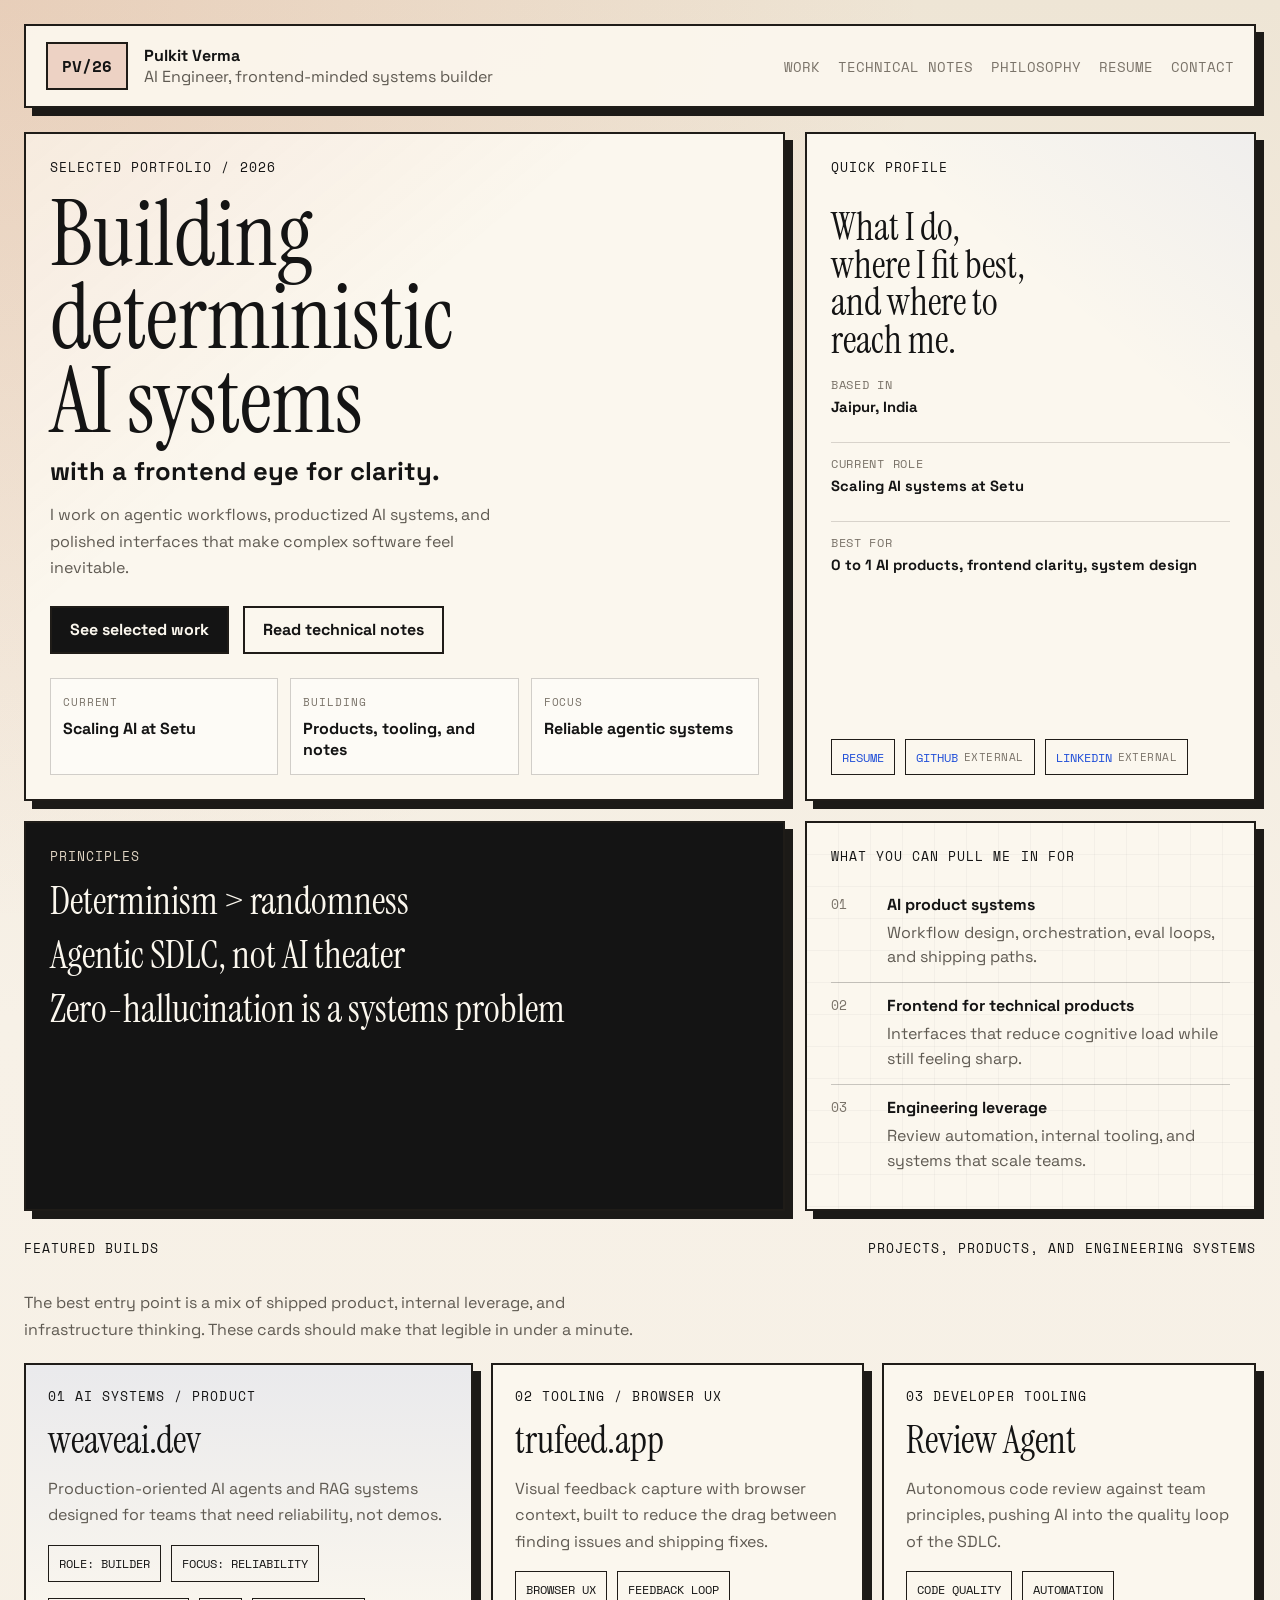
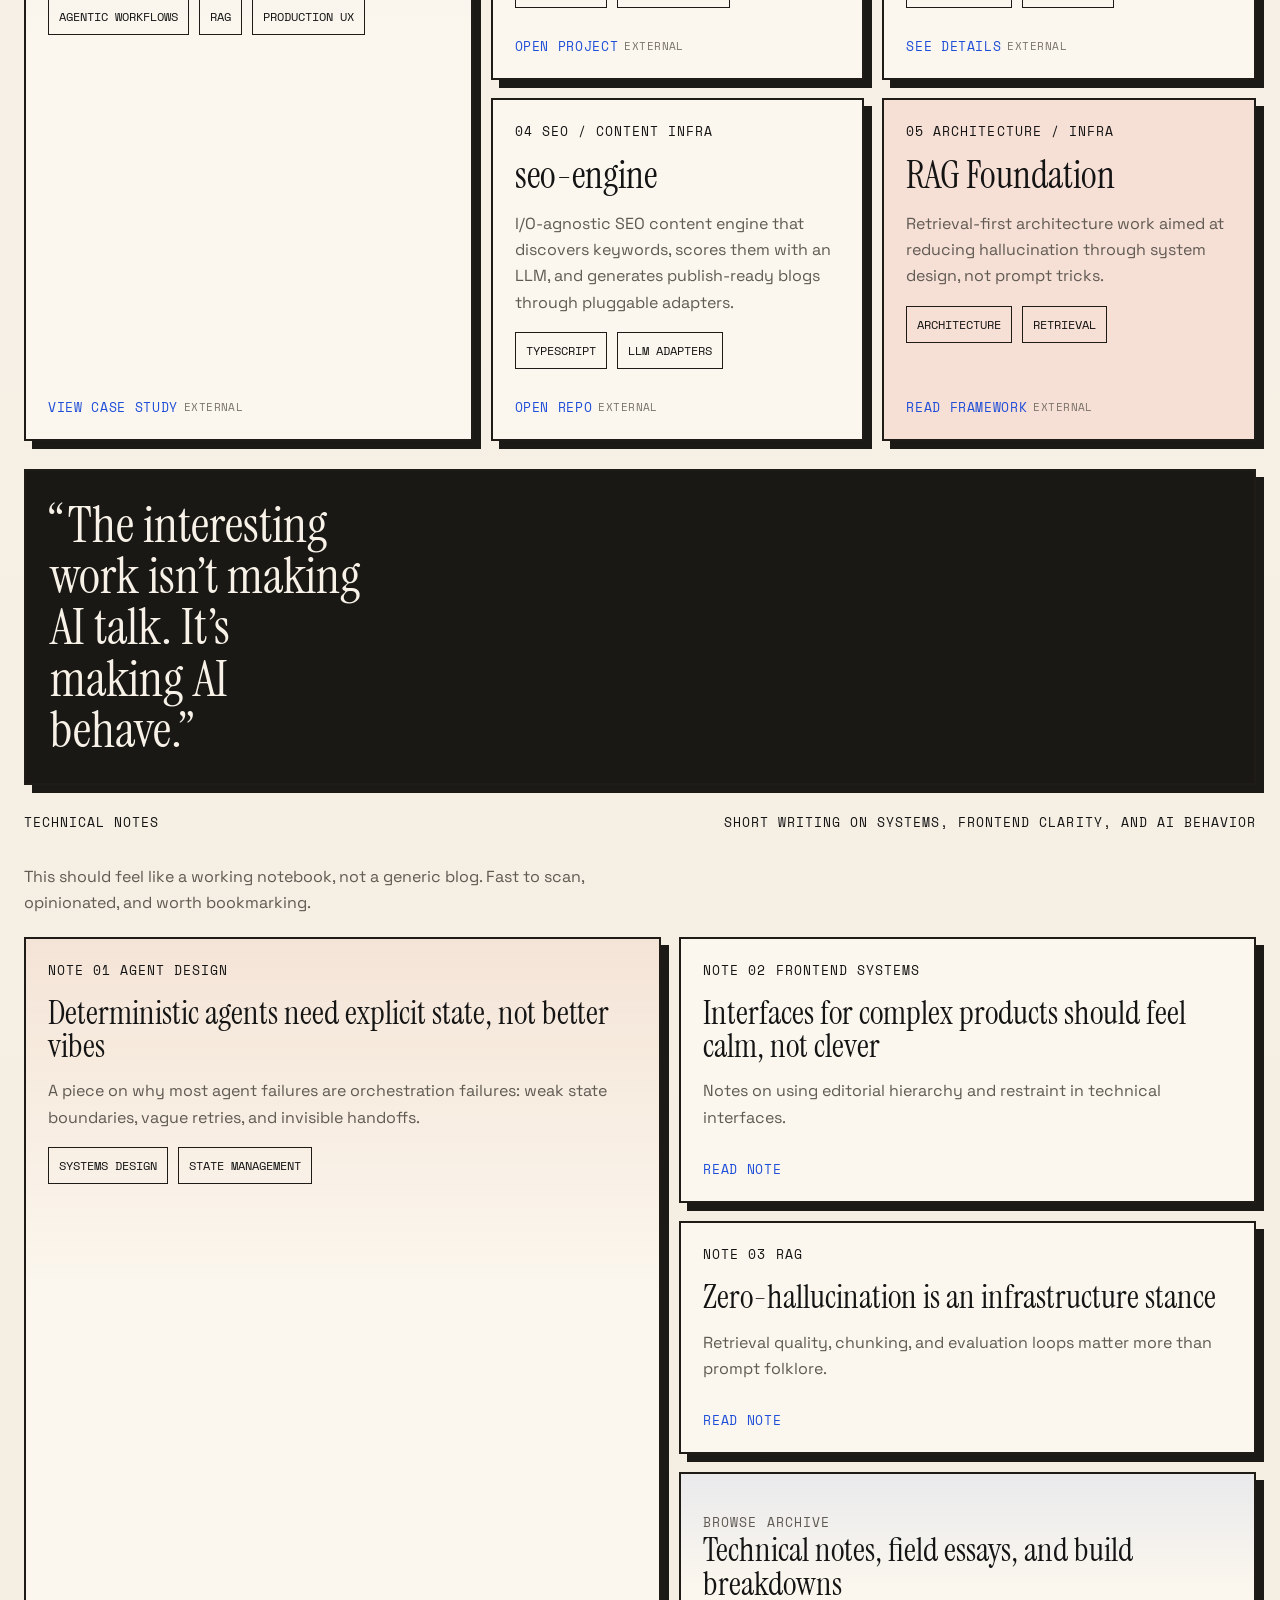
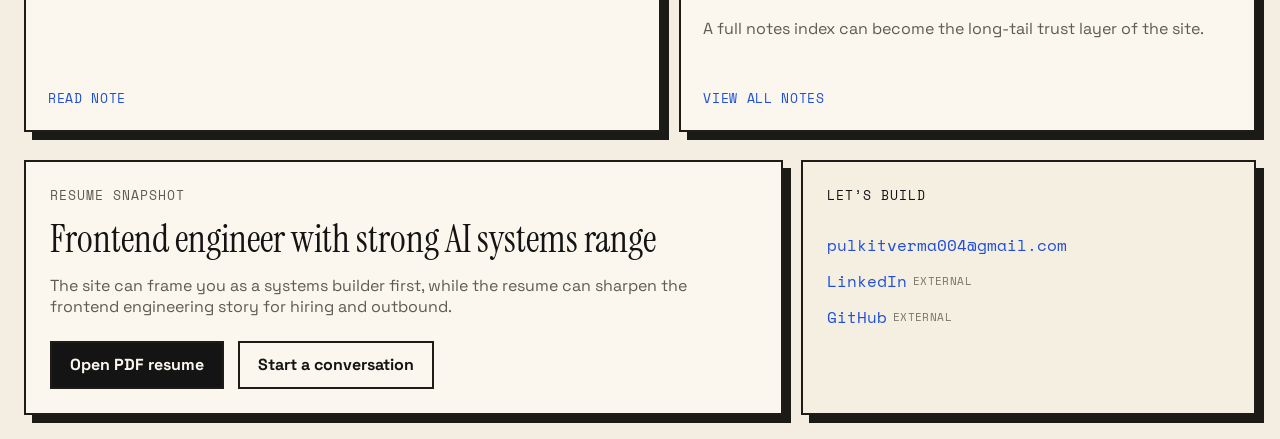
<file: mock/index.html>
<!DOCTYPE html>
<html lang="en">
  <head>
    <meta charset="UTF-8" />
    <meta name="viewport" content="width=device-width, initial-scale=1.0" />
    <title>Pulkit Verma Portfolio Mock</title>
    <link rel="preconnect" href="https://fonts.googleapis.com" />
    <link rel="preconnect" href="https://fonts.gstatic.com" crossorigin />
    <link
      href="https://fonts.googleapis.com/css2?family=Instrument+Serif:ital@0;1&family=Space+Mono:wght@400;700&family=Space+Grotesk:wght@400;500;700&display=swap"
      rel="stylesheet"
    />
    <link rel="stylesheet" href="./styles.css" />
    <script src="https://mcp.figma.com/mcp/html-to-design/capture.js" async></script>
  </head>
  <body>
    <a class="skip-link" href="#main-content">Skip to content</a>
    <div class="page-shell">
      <header class="topbar">
        <div class="brand-lockup">
          <span class="brand-mark">PV/26</span>
          <div>
            <p class="eyebrow">Pulkit Verma</p>
            <p class="subtle">AI Engineer, frontend-minded systems builder</p>
          </div>
        </div>
        <button
          class="menu-toggle"
          type="button"
          aria-expanded="false"
          aria-controls="mobile-menu"
          aria-label="Open navigation menu"
        >
          <span>Menu</span>
        </button>
        <nav class="topnav">
          <a href="#work">Work</a>
          <a href="#notes">Technical Notes</a>
          <a href="#philosophy">Philosophy</a>
          <a href="#resume">Resume</a>
          <a href="#contact">Contact</a>
        </nav>
        <div class="mobile-menu" id="mobile-menu" hidden>
          <div class="mobile-menu-panel">
            <div class="mobile-menu-head">
              <p class="section-label">Navigate</p>
              <button class="menu-close" type="button" aria-label="Close navigation menu">
                Close
              </button>
            </div>
            <nav class="mobile-menu-links" aria-label="Mobile navigation">
              <a href="#work">Work</a>
              <a href="#notes">Technical Notes</a>
              <a href="#philosophy">Philosophy</a>
              <a href="#resume">Resume</a>
              <a href="#contact">Contact</a>
            </nav>
          </div>
        </div>
      </header>

      <main class="hero-grid" id="main-content">
        <section class="hero-card hero-main">
          <p class="section-label">Selected portfolio / 2026</p>
          <h1>
            Building deterministic AI systems
            <span>with a frontend eye for clarity.</span>
          </h1>
          <p class="hero-copy">
            I work on agentic workflows, productized AI systems, and polished
            interfaces that make complex software feel inevitable.
          </p>
          <div class="hero-actions">
            <a class="button button-dark" href="#work">See selected work</a>
            <a class="button button-light" href="#notes">Read technical notes</a>
          </div>
          <div class="proof-strip">
            <div class="proof-item">
              <span class="proof-label">Current</span>
              <strong>Scaling AI at Setu</strong>
            </div>
            <div class="proof-item">
              <span class="proof-label">Building</span>
              <strong>Products, tooling, and notes</strong>
            </div>
            <div class="proof-item">
              <span class="proof-label">Focus</span>
              <strong>Reliable agentic systems</strong>
            </div>
          </div>
        </section>

        <aside class="hero-card hero-notes">
          <p class="section-label">Quick profile</p>
          <h2 class="hero-notes-title">What I do, where I fit best, and where to reach me.</h2>
          <div class="signal-list">
            <div class="signal-row">
              <span>Based in</span>
              <strong>Jaipur, India</strong>
            </div>
            <div class="signal-row">
              <span>Current role</span>
              <strong>Scaling AI systems at Setu</strong>
            </div>
            <div class="signal-row">
              <span>Best for</span>
              <strong>0 to 1 AI products, frontend clarity, system design</strong>
            </div>
          </div>
          <div class="mini-links">
            <a href="#resume">Resume</a>
            <a href="https://github.com/pulkit004" target="_blank" rel="noreferrer">
              GitHub <span class="external-mark">External</span>
            </a>
            <a href="https://www.linkedin.com/in/pulkitv/" target="_blank" rel="noreferrer">
              LinkedIn <span class="external-mark">External</span>
            </a>
          </div>
        </aside>

        <section class="hero-card manifesto" id="philosophy">
          <p class="section-label">Principles</p>
          <div class="manifesto-lines">
            <p>Determinism &gt; randomness</p>
            <p>Agentic SDLC, not AI theater</p>
            <p>Zero-hallucination is a systems problem</p>
          </div>
        </section>

        <section class="hero-card capabilities">
          <p class="section-label">What you can pull me in for</p>
          <div class="capability-row">
            <span>01</span>
            <div>
              <strong>AI product systems</strong>
              <p>Workflow design, orchestration, eval loops, and shipping paths.</p>
            </div>
          </div>
          <div class="capability-row">
            <span>02</span>
            <div>
              <strong>Frontend for technical products</strong>
              <p>Interfaces that reduce cognitive load while still feeling sharp.</p>
            </div>
          </div>
          <div class="capability-row">
            <span>03</span>
            <div>
              <strong>Engineering leverage</strong>
              <p>Review automation, internal tooling, and systems that scale teams.</p>
            </div>
          </div>
        </section>
      </main>

      <section class="work-section" id="work">
        <div class="section-header">
          <p class="section-label">Featured builds</p>
          <p class="section-meta">Projects, products, and engineering systems</p>
        </div>
        <p class="section-intro">
          The best entry point is a mix of shipped product, internal leverage, and
          infrastructure thinking. These cards should make that legible in under a minute.
        </p>

        <div class="project-grid">
          <article class="project-card large">
            <div class="card-topline">
              <span>01</span>
              <span>AI systems / product</span>
            </div>
            <h2>weaveai.dev</h2>
            <p>
              Production-oriented AI agents and RAG systems designed for teams
              that need reliability, not demos.
            </p>
            <div class="tag-row">
              <span>Role: builder</span>
              <span>Focus: reliability</span>
            </div>
            <div class="tag-row">
              <span>Agentic workflows</span>
              <span>RAG</span>
              <span>Production UX</span>
            </div>
            <a class="project-link" href="https://weaveai.dev" target="_blank" rel="noreferrer">
              View case study <span class="external-mark">External</span>
            </a>
          </article>

          <article class="project-card">
            <div class="card-topline">
              <span>02</span>
              <span>Tooling / browser UX</span>
            </div>
            <h2>trufeed.app</h2>
            <p>
              Visual feedback capture with browser context, built to reduce the
              drag between finding issues and shipping fixes.
            </p>
            <div class="tag-row">
              <span>Browser UX</span>
              <span>Feedback loop</span>
            </div>
            <a class="project-link" href="https://trufeed.app" target="_blank" rel="noreferrer">
              Open project <span class="external-mark">External</span>
            </a>
          </article>

          <article class="project-card">
            <div class="card-topline">
              <span>03</span>
              <span>Developer tooling</span>
            </div>
            <h2>Review Agent</h2>
            <p>
              Autonomous code review against team principles, pushing AI into
              the quality loop of the SDLC.
            </p>
            <div class="tag-row">
              <span>Code quality</span>
              <span>Automation</span>
            </div>
            <a
              class="project-link"
              href="https://github.com/pulkit004/mr-principle-review-agent"
              target="_blank"
              rel="noreferrer"
            >
              See details <span class="external-mark">External</span>
            </a>
          </article>

          <article class="project-card">
            <div class="card-topline">
              <span>04</span>
              <span>SEO / content infra</span>
            </div>
            <h2>seo-engine</h2>
            <p>
              I/O-agnostic SEO content engine that discovers keywords, scores
              them with an LLM, and generates publish-ready blogs through
              pluggable adapters.
            </p>
            <div class="tag-row">
              <span>TypeScript</span>
              <span>LLM adapters</span>
            </div>
            <a
              class="project-link"
              href="https://github.com/pulkit004/seo-engine"
              target="_blank"
              rel="noreferrer"
            >
              Open repo <span class="external-mark">External</span>
            </a>
          </article>

          <article class="project-card accent">
            <div class="card-topline">
              <span>05</span>
              <span>Architecture / infra</span>
            </div>
            <h2>RAG Foundation</h2>
            <p>
              Retrieval-first architecture work aimed at reducing hallucination
              through system design, not prompt tricks.
            </p>
            <div class="tag-row">
              <span>Architecture</span>
              <span>Retrieval</span>
            </div>
            <a
              class="project-link"
              href="https://github.com/pulkit004/rag-foundation-stone"
              target="_blank"
              rel="noreferrer"
            >
              Read framework <span class="external-mark">External</span>
            </a>
          </article>
        </div>
      </section>

      <section class="quote-band">
        <p>
          “The interesting work isn’t making AI talk. It’s making AI behave.”
        </p>
      </section>

      <section class="notes-section" id="notes">
        <div class="section-header">
          <p class="section-label">Technical notes</p>
          <p class="section-meta">Short writing on systems, frontend clarity, and AI behavior</p>
        </div>
        <p class="section-intro">
          This should feel like a working notebook, not a generic blog. Fast to scan,
          opinionated, and worth bookmarking.
        </p>

        <div class="notes-grid">
          <article class="note-card feature">
            <div class="card-topline">
              <span>Note 01</span>
              <span>Agent design</span>
            </div>
            <h3>Deterministic agents need explicit state, not better vibes</h3>
            <p>
              A piece on why most agent failures are orchestration failures:
              weak state boundaries, vague retries, and invisible handoffs.
            </p>
            <div class="tag-row">
              <span>Systems design</span>
              <span>State management</span>
            </div>
            <a class="note-link" href="./notes/deterministic-agents.html">Read note</a>
          </article>

          <div class="notes-rail">
            <article class="note-card compact">
              <div class="card-topline">
                <span>Note 02</span>
                <span>Frontend systems</span>
              </div>
              <h3>Interfaces for complex products should feel calm, not clever</h3>
              <p>
                Notes on using editorial hierarchy and restraint in technical interfaces.
              </p>
              <a class="note-link" href="./notes/calm-interfaces.html">Read note</a>
            </article>

            <article class="note-card compact">
              <div class="card-topline">
                <span>Note 03</span>
                <span>RAG</span>
              </div>
              <h3>Zero-hallucination is an infrastructure stance</h3>
              <p>
                Retrieval quality, chunking, and evaluation loops matter more than prompt folklore.
              </p>
              <a class="note-link" href="./notes/zero-hallucination.html">Read note</a>
            </article>

            <article class="note-card browse-card">
              <p class="section-label">Browse archive</p>
              <h3>Technical notes, field essays, and build breakdowns</h3>
              <p>
                A full notes index can become the long-tail trust layer of the site.
              </p>
              <a class="note-link" href="./notes/index.html">View all notes</a>
            </article>
          </div>
        </div>
      </section>

      <section class="resume-contact" id="resume">
        <div class="resume-panel">
          <p class="section-label">Resume snapshot</p>
          <h3>Frontend engineer with strong AI systems range</h3>
          <p>
            The site can frame you as a systems builder first, while the resume
            can sharpen the frontend engineering story for hiring and outbound.
          </p>
          <div class="hero-actions">
            <a class="button button-dark" href="./assets/Pulkit_FE_Engg_2025.pdf" target="_blank" rel="noreferrer">
              Open PDF resume
            </a>
            <a
              class="button button-light"
              href="mailto:pulkitverma004@gmail.com?subject=Portfolio%20inquiry%20from%20pulkitverma.xyz"
            >
              Start a conversation
            </a>
          </div>
        </div>

        <div class="contact-panel" id="contact">
          <p class="section-label">Let’s build</p>
          <a href="mailto:pulkitverma004@gmail.com?subject=Portfolio%20inquiry%20from%20pulkitverma.xyz">
            pulkitverma004@gmail.com
          </a>
          <a href="https://www.linkedin.com/in/pulkitv/" target="_blank" rel="noreferrer">
            LinkedIn <span class="external-mark">External</span>
          </a>
          <a href="https://github.com/pulkit004" target="_blank" rel="noreferrer">
            GitHub <span class="external-mark">External</span>
          </a>
        </div>
      </section>
    </div>
    <script src="./app.js"></script>
  </body>
</html>
</file>
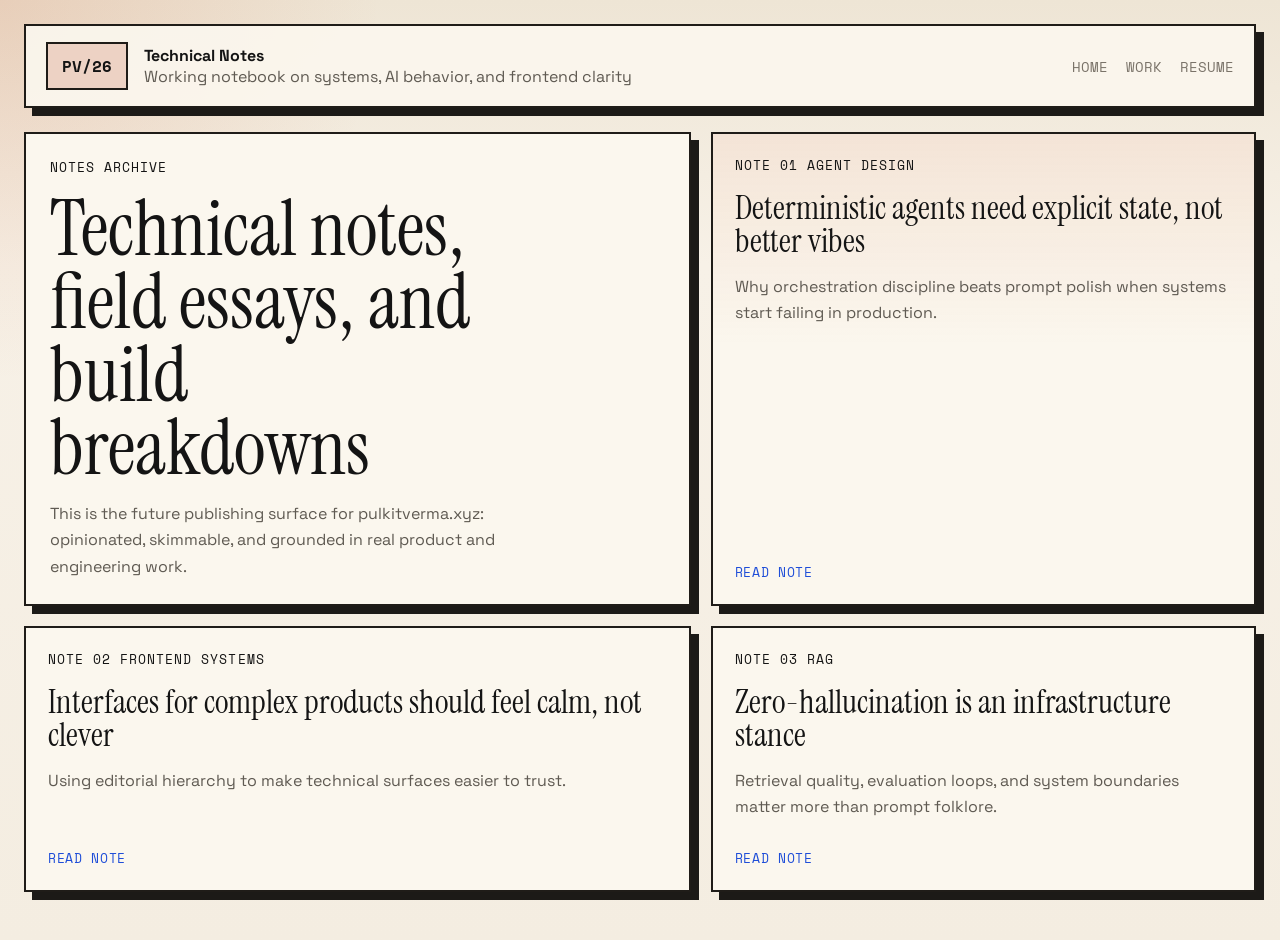
<file: notes/index.html>
<!DOCTYPE html>
<html lang="en">
  <head>
    <meta charset="UTF-8" />
    <meta name="viewport" content="width=device-width, initial-scale=1.0" />
    <title>Technical Notes - Pulkit Verma</title>
    <link rel="preconnect" href="https://fonts.googleapis.com" />
    <link rel="preconnect" href="https://fonts.gstatic.com" crossorigin />
    <link
      href="https://fonts.googleapis.com/css2?family=Instrument+Serif:ital@0;1&family=Space+Mono:wght@400;700&family=Space+Grotesk:wght@400;500;700&display=swap"
      rel="stylesheet"
    />
    <link rel="stylesheet" href="../styles.css" />
  </head>
  <body>
    <a class="skip-link" href="#main-content">Skip to content</a>
    <div class="page-shell note-page-shell">
      <header class="topbar note-topbar">
        <div class="brand-lockup">
          <span class="brand-mark">PV/26</span>
          <div>
            <p class="eyebrow">Technical Notes</p>
            <p class="subtle">Working notebook on systems, AI behavior, and frontend clarity</p>
          </div>
        </div>
        <button
          class="menu-toggle"
          type="button"
          aria-expanded="false"
          aria-controls="mobile-menu"
          aria-label="Open navigation menu"
        >
          <span>Menu</span>
        </button>
        <nav class="topnav">
          <a href="../index.html">Home</a>
          <a href="../index.html#work">Work</a>
          <a href="../index.html#resume">Resume</a>
        </nav>
        <div class="mobile-menu" id="mobile-menu" hidden>
          <div class="mobile-menu-panel">
            <div class="mobile-menu-head">
              <p class="section-label">Navigate</p>
              <button class="menu-close" type="button" aria-label="Close navigation menu">
                Close
              </button>
            </div>
            <nav class="mobile-menu-links" aria-label="Mobile navigation">
              <a href="../index.html">Home</a>
              <a href="../index.html#work">Work</a>
              <a href="../index.html#resume">Resume</a>
            </nav>
          </div>
        </div>
      </header>

      <main class="note-index-grid" id="main-content">
        <section class="hero-card note-index-intro">
          <p class="section-label">Notes archive</p>
          <h1>Technical notes, field essays, and build breakdowns</h1>
          <p class="hero-copy">
            This is the future publishing surface for pulkitverma.xyz: opinionated,
            skimmable, and grounded in real product and engineering work.
          </p>
        </section>

        <article class="note-card feature">
          <div class="card-topline">
            <span>Note 01</span>
            <span>Agent design</span>
          </div>
          <h3>Deterministic agents need explicit state, not better vibes</h3>
          <p>Why orchestration discipline beats prompt polish when systems start failing in production.</p>
          <a class="note-link" href="./deterministic-agents.html">Read note</a>
        </article>

        <article class="note-card compact">
          <div class="card-topline">
            <span>Note 02</span>
            <span>Frontend systems</span>
          </div>
          <h3>Interfaces for complex products should feel calm, not clever</h3>
          <p>Using editorial hierarchy to make technical surfaces easier to trust.</p>
          <a class="note-link" href="./calm-interfaces.html">Read note</a>
        </article>

        <article class="note-card compact">
          <div class="card-topline">
            <span>Note 03</span>
            <span>RAG</span>
          </div>
          <h3>Zero-hallucination is an infrastructure stance</h3>
          <p>Retrieval quality, evaluation loops, and system boundaries matter more than prompt folklore.</p>
          <a class="note-link" href="./zero-hallucination.html">Read note</a>
        </article>
      </main>
    </div>
    <script src="../app.js"></script>
  </body>
</html>
</file>
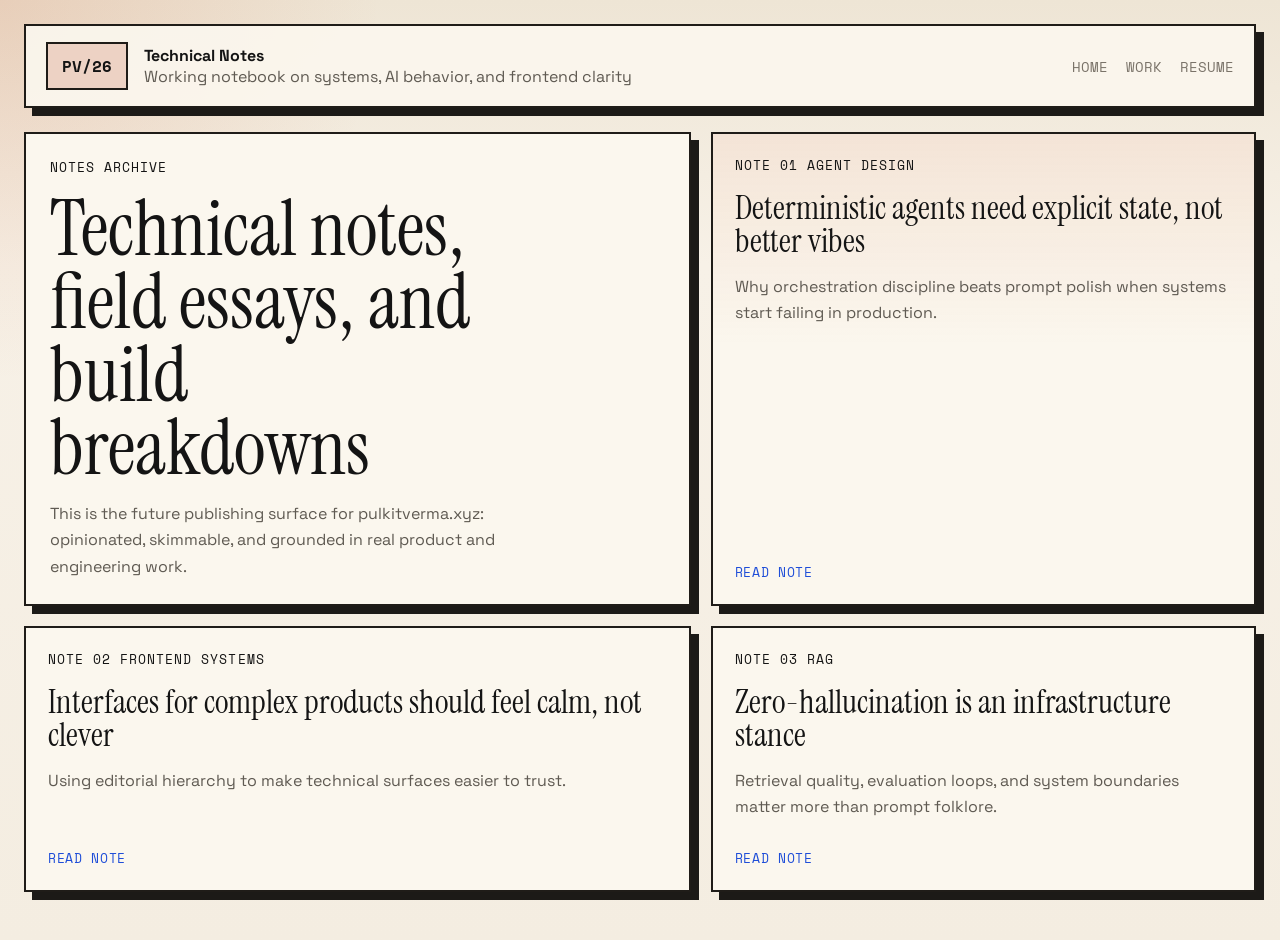
<file: mock/notes/index.html>
<!DOCTYPE html>
<html lang="en">
  <head>
    <meta charset="UTF-8" />
    <meta name="viewport" content="width=device-width, initial-scale=1.0" />
    <title>Technical Notes - Pulkit Verma</title>
    <link rel="preconnect" href="https://fonts.googleapis.com" />
    <link rel="preconnect" href="https://fonts.gstatic.com" crossorigin />
    <link
      href="https://fonts.googleapis.com/css2?family=Instrument+Serif:ital@0;1&family=Space+Mono:wght@400;700&family=Space+Grotesk:wght@400;500;700&display=swap"
      rel="stylesheet"
    />
    <link rel="stylesheet" href="../styles.css" />
    <script src="https://mcp.figma.com/mcp/html-to-design/capture.js" async></script>
  </head>
  <body>
    <a class="skip-link" href="#main-content">Skip to content</a>
    <div class="page-shell note-page-shell">
      <header class="topbar note-topbar">
        <div class="brand-lockup">
          <span class="brand-mark">PV/26</span>
          <div>
            <p class="eyebrow">Technical Notes</p>
            <p class="subtle">Working notebook on systems, AI behavior, and frontend clarity</p>
          </div>
        </div>
        <button
          class="menu-toggle"
          type="button"
          aria-expanded="false"
          aria-controls="mobile-menu"
          aria-label="Open navigation menu"
        >
          <span>Menu</span>
        </button>
        <nav class="topnav">
          <a href="../index.html">Home</a>
          <a href="../index.html#work">Work</a>
          <a href="../index.html#resume">Resume</a>
        </nav>
        <div class="mobile-menu" id="mobile-menu" hidden>
          <div class="mobile-menu-panel">
            <div class="mobile-menu-head">
              <p class="section-label">Navigate</p>
              <button class="menu-close" type="button" aria-label="Close navigation menu">
                Close
              </button>
            </div>
            <nav class="mobile-menu-links" aria-label="Mobile navigation">
              <a href="../index.html">Home</a>
              <a href="../index.html#work">Work</a>
              <a href="../index.html#resume">Resume</a>
            </nav>
          </div>
        </div>
      </header>

      <main class="note-index-grid" id="main-content">
        <section class="hero-card note-index-intro">
          <p class="section-label">Notes archive</p>
          <h1>Technical notes, field essays, and build breakdowns</h1>
          <p class="hero-copy">
            This is the future publishing surface for pulkitverma.xyz: opinionated,
            skimmable, and grounded in real product and engineering work.
          </p>
        </section>

        <article class="note-card feature">
          <div class="card-topline">
            <span>Note 01</span>
            <span>Agent design</span>
          </div>
          <h3>Deterministic agents need explicit state, not better vibes</h3>
          <p>Why orchestration discipline beats prompt polish when systems start failing in production.</p>
          <a class="note-link" href="./deterministic-agents.html">Read note</a>
        </article>

        <article class="note-card compact">
          <div class="card-topline">
            <span>Note 02</span>
            <span>Frontend systems</span>
          </div>
          <h3>Interfaces for complex products should feel calm, not clever</h3>
          <p>Using editorial hierarchy to make technical surfaces easier to trust.</p>
          <a class="note-link" href="./calm-interfaces.html">Read note</a>
        </article>

        <article class="note-card compact">
          <div class="card-topline">
            <span>Note 03</span>
            <span>RAG</span>
          </div>
          <h3>Zero-hallucination is an infrastructure stance</h3>
          <p>Retrieval quality, evaluation loops, and system boundaries matter more than prompt folklore.</p>
          <a class="note-link" href="./zero-hallucination.html">Read note</a>
        </article>
      </main>
    </div>
    <script src="../app.js"></script>
  </body>
</html>
</file>
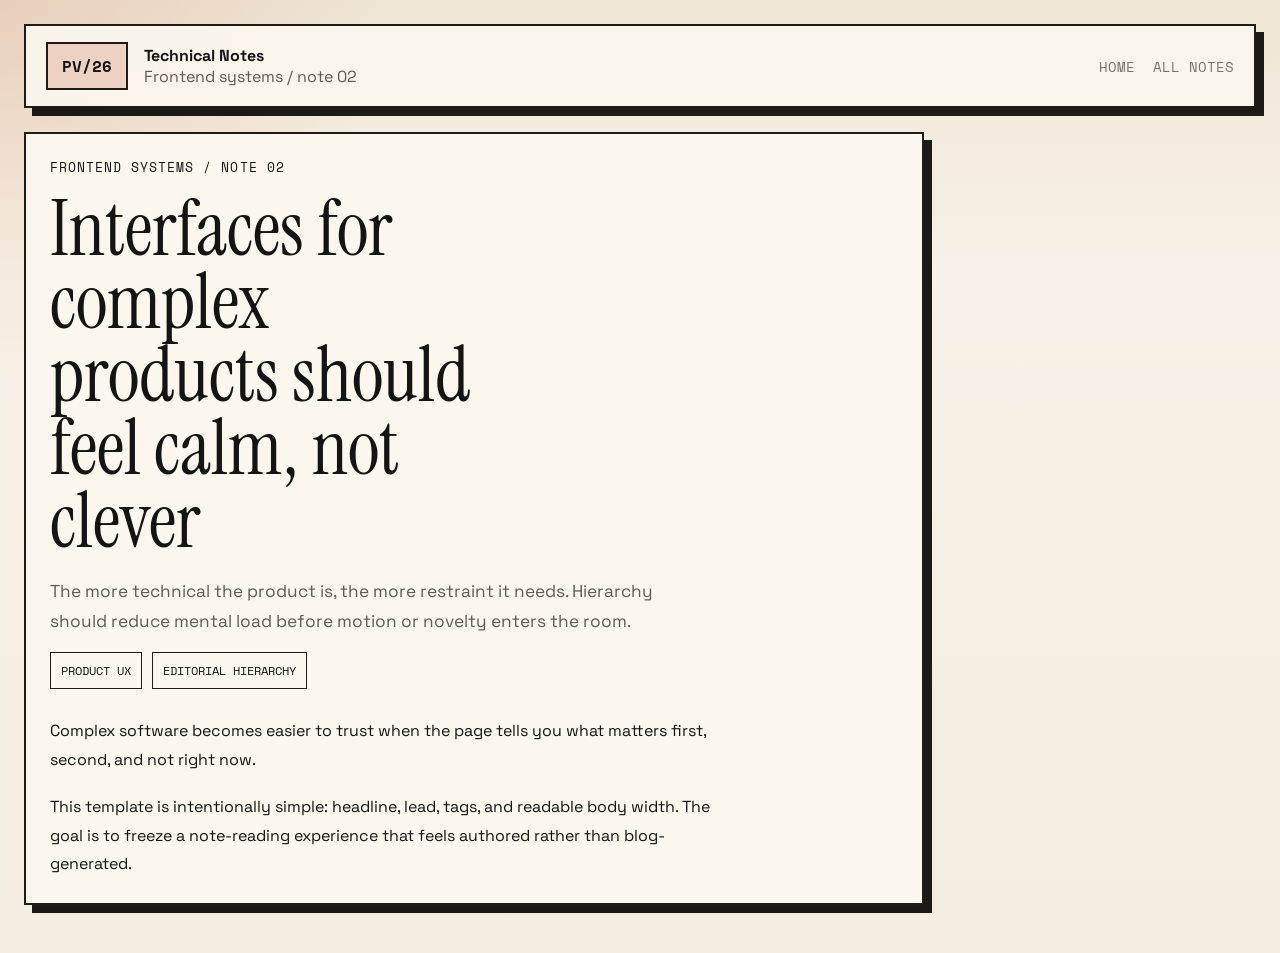
<file: notes/calm-interfaces.html>
<!DOCTYPE html>
<html lang="en">
  <head>
    <meta charset="UTF-8" />
    <meta name="viewport" content="width=device-width, initial-scale=1.0" />
    <title>Interfaces for complex products should feel calm - Pulkit Verma</title>
    <link rel="preconnect" href="https://fonts.googleapis.com" />
    <link rel="preconnect" href="https://fonts.gstatic.com" crossorigin />
    <link
      href="https://fonts.googleapis.com/css2?family=Instrument+Serif:ital@0;1&family=Space+Mono:wght@400;700&family=Space+Grotesk:wght@400;500;700&display=swap"
      rel="stylesheet"
    />
    <link rel="stylesheet" href="../styles.css" />
  </head>
  <body>
    <a class="skip-link" href="#main-content">Skip to content</a>
    <div class="page-shell note-page-shell">
      <header class="topbar note-topbar">
        <div class="brand-lockup">
          <span class="brand-mark">PV/26</span>
          <div>
            <p class="eyebrow">Technical Notes</p>
            <p class="subtle">Frontend systems / note 02</p>
          </div>
        </div>
        <button
          class="menu-toggle"
          type="button"
          aria-expanded="false"
          aria-controls="mobile-menu"
          aria-label="Open navigation menu"
        >
          <span>Menu</span>
        </button>
        <nav class="topnav">
          <a href="../index.html">Home</a>
          <a href="./index.html">All notes</a>
        </nav>
        <div class="mobile-menu" id="mobile-menu" hidden>
          <div class="mobile-menu-panel">
            <div class="mobile-menu-head">
              <p class="section-label">Navigate</p>
              <button class="menu-close" type="button" aria-label="Close navigation menu">
                Close
              </button>
            </div>
            <nav class="mobile-menu-links" aria-label="Mobile navigation">
              <a href="../index.html">Home</a>
              <a href="./index.html">All notes</a>
            </nav>
          </div>
        </div>
      </header>

      <article class="hero-card note-article" id="main-content">
        <p class="section-label">Frontend systems / note 02</p>
        <h1>Interfaces for complex products should feel calm, not clever</h1>
        <p class="note-lead">
          The more technical the product is, the more restraint it needs. Hierarchy
          should reduce mental load before motion or novelty enters the room.
        </p>
        <div class="tag-row">
          <span>Product UX</span>
          <span>Editorial hierarchy</span>
        </div>
        <div class="note-body">
          <p>Complex software becomes easier to trust when the page tells you what matters first, second, and not right now.</p>
          <p>This template is intentionally simple: headline, lead, tags, and readable body width. The goal is to freeze a note-reading experience that feels authored rather than blog-generated.</p>
        </div>
      </article>
    </div>
    <script src="../app.js"></script>
  </body>
</html>
</file>
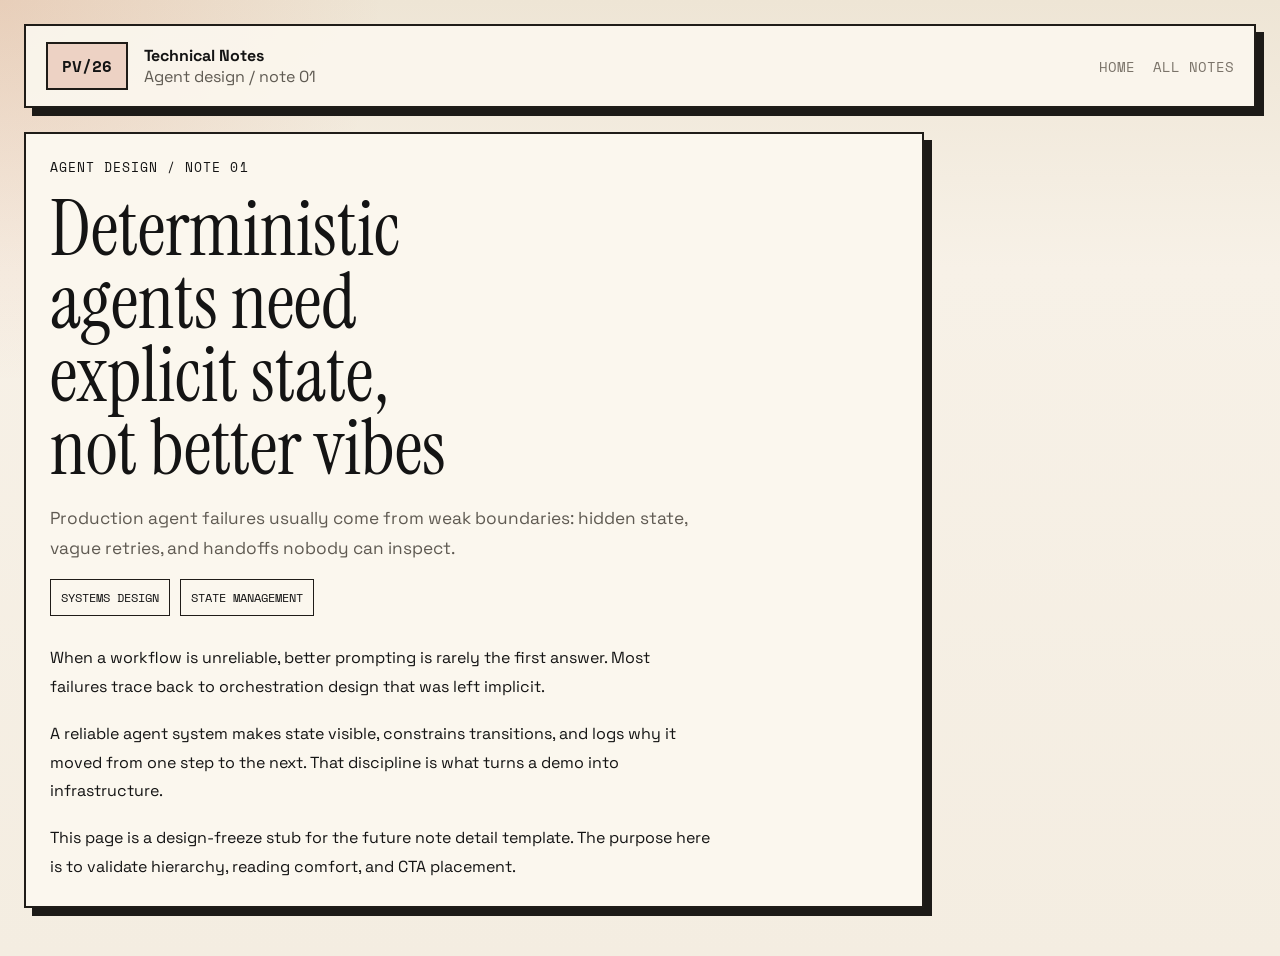
<file: notes/deterministic-agents.html>
<!DOCTYPE html>
<html lang="en">
  <head>
    <meta charset="UTF-8" />
    <meta name="viewport" content="width=device-width, initial-scale=1.0" />
    <title>Deterministic agents need explicit state - Pulkit Verma</title>
    <link rel="preconnect" href="https://fonts.googleapis.com" />
    <link rel="preconnect" href="https://fonts.gstatic.com" crossorigin />
    <link
      href="https://fonts.googleapis.com/css2?family=Instrument+Serif:ital@0;1&family=Space+Mono:wght@400;700&family=Space+Grotesk:wght@400;500;700&display=swap"
      rel="stylesheet"
    />
    <link rel="stylesheet" href="../styles.css" />
  </head>
  <body>
    <a class="skip-link" href="#main-content">Skip to content</a>
    <div class="page-shell note-page-shell">
      <header class="topbar note-topbar">
        <div class="brand-lockup">
          <span class="brand-mark">PV/26</span>
          <div>
            <p class="eyebrow">Technical Notes</p>
            <p class="subtle">Agent design / note 01</p>
          </div>
        </div>
        <button
          class="menu-toggle"
          type="button"
          aria-expanded="false"
          aria-controls="mobile-menu"
          aria-label="Open navigation menu"
        >
          <span>Menu</span>
        </button>
        <nav class="topnav">
          <a href="../index.html">Home</a>
          <a href="./index.html">All notes</a>
        </nav>
        <div class="mobile-menu" id="mobile-menu" hidden>
          <div class="mobile-menu-panel">
            <div class="mobile-menu-head">
              <p class="section-label">Navigate</p>
              <button class="menu-close" type="button" aria-label="Close navigation menu">
                Close
              </button>
            </div>
            <nav class="mobile-menu-links" aria-label="Mobile navigation">
              <a href="../index.html">Home</a>
              <a href="./index.html">All notes</a>
            </nav>
          </div>
        </div>
      </header>

      <article class="hero-card note-article" id="main-content">
        <p class="section-label">Agent design / note 01</p>
        <h1>Deterministic agents need explicit state, not better vibes</h1>
        <p class="note-lead">
          Production agent failures usually come from weak boundaries: hidden state,
          vague retries, and handoffs nobody can inspect.
        </p>
        <div class="tag-row">
          <span>Systems design</span>
          <span>State management</span>
        </div>
        <div class="note-body">
          <p>When a workflow is unreliable, better prompting is rarely the first answer. Most failures trace back to orchestration design that was left implicit.</p>
          <p>A reliable agent system makes state visible, constrains transitions, and logs why it moved from one step to the next. That discipline is what turns a demo into infrastructure.</p>
          <p>This page is a design-freeze stub for the future note detail template. The purpose here is to validate hierarchy, reading comfort, and CTA placement.</p>
        </div>
      </article>
    </div>
    <script src="../app.js"></script>
  </body>
</html>
</file>
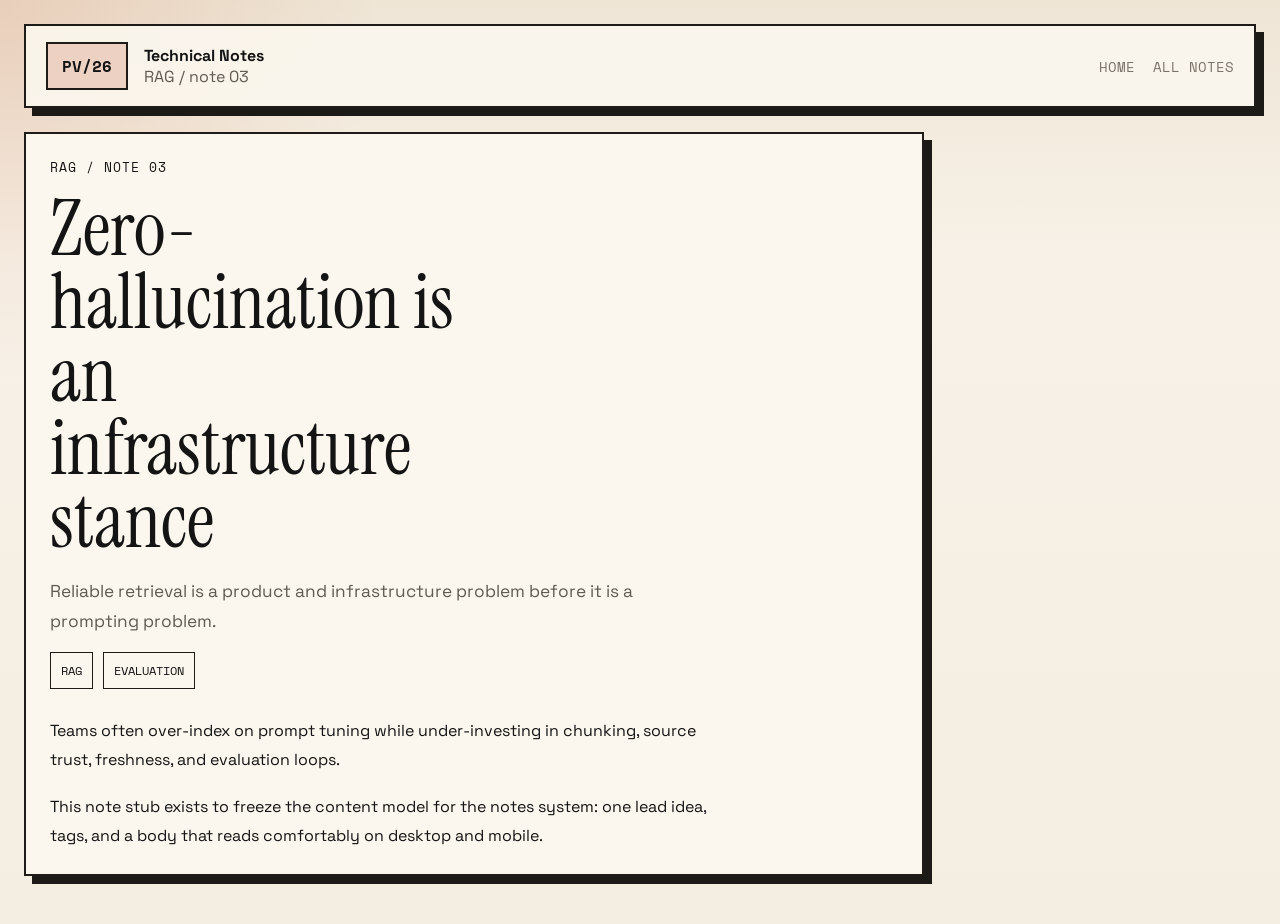
<file: notes/zero-hallucination.html>
<!DOCTYPE html>
<html lang="en">
  <head>
    <meta charset="UTF-8" />
    <meta name="viewport" content="width=device-width, initial-scale=1.0" />
    <title>Zero-hallucination is an infrastructure stance - Pulkit Verma</title>
    <link rel="preconnect" href="https://fonts.googleapis.com" />
    <link rel="preconnect" href="https://fonts.gstatic.com" crossorigin />
    <link
      href="https://fonts.googleapis.com/css2?family=Instrument+Serif:ital@0;1&family=Space+Mono:wght@400;700&family=Space+Grotesk:wght@400;500;700&display=swap"
      rel="stylesheet"
    />
    <link rel="stylesheet" href="../styles.css" />
  </head>
  <body>
    <a class="skip-link" href="#main-content">Skip to content</a>
    <div class="page-shell note-page-shell">
      <header class="topbar note-topbar">
        <div class="brand-lockup">
          <span class="brand-mark">PV/26</span>
          <div>
            <p class="eyebrow">Technical Notes</p>
            <p class="subtle">RAG / note 03</p>
          </div>
        </div>
        <button
          class="menu-toggle"
          type="button"
          aria-expanded="false"
          aria-controls="mobile-menu"
          aria-label="Open navigation menu"
        >
          <span>Menu</span>
        </button>
        <nav class="topnav">
          <a href="../index.html">Home</a>
          <a href="./index.html">All notes</a>
        </nav>
        <div class="mobile-menu" id="mobile-menu" hidden>
          <div class="mobile-menu-panel">
            <div class="mobile-menu-head">
              <p class="section-label">Navigate</p>
              <button class="menu-close" type="button" aria-label="Close navigation menu">
                Close
              </button>
            </div>
            <nav class="mobile-menu-links" aria-label="Mobile navigation">
              <a href="../index.html">Home</a>
              <a href="./index.html">All notes</a>
            </nav>
          </div>
        </div>
      </header>

      <article class="hero-card note-article" id="main-content">
        <p class="section-label">RAG / note 03</p>
        <h1>Zero-hallucination is an infrastructure stance</h1>
        <p class="note-lead">
          Reliable retrieval is a product and infrastructure problem before it is a
          prompting problem.
        </p>
        <div class="tag-row">
          <span>RAG</span>
          <span>Evaluation</span>
        </div>
        <div class="note-body">
          <p>Teams often over-index on prompt tuning while under-investing in chunking, source trust, freshness, and evaluation loops.</p>
          <p>This note stub exists to freeze the content model for the notes system: one lead idea, tags, and a body that reads comfortably on desktop and mobile.</p>
        </div>
      </article>
    </div>
    <script src="../app.js"></script>
  </body>
</html>
</file>
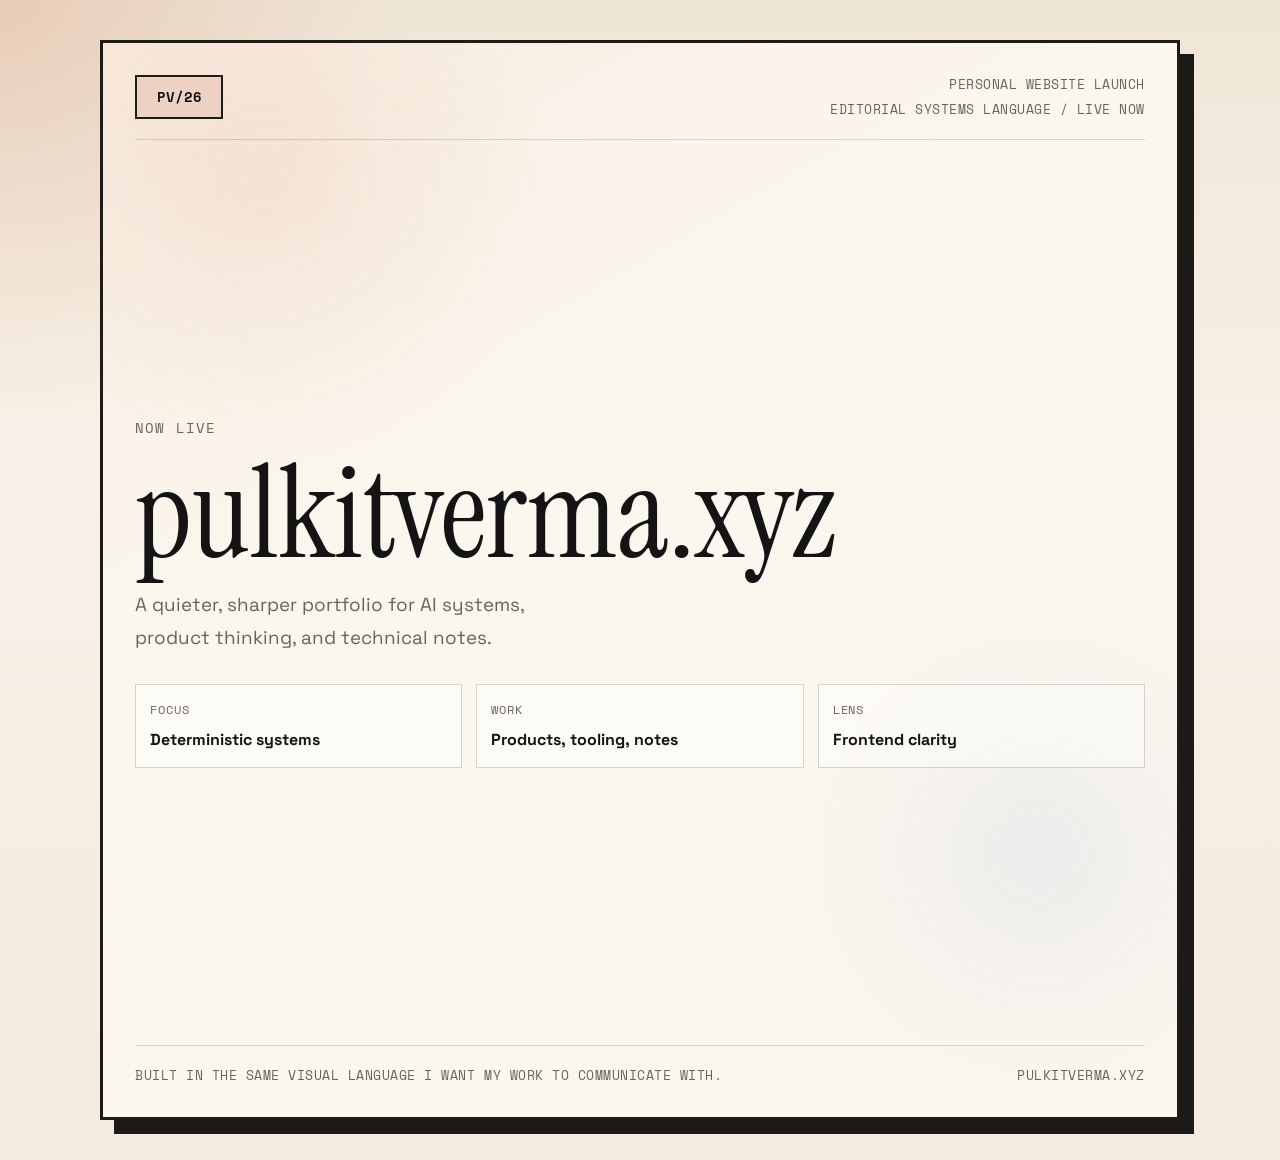
<file: social/linkedin-launch.html>
<!DOCTYPE html>
<html lang="en">
  <head>
    <meta charset="UTF-8" />
    <meta name="viewport" content="width=device-width, initial-scale=1.0" />
    <title>LinkedIn Launch Graphic</title>
    <link rel="preconnect" href="https://fonts.googleapis.com" />
    <link rel="preconnect" href="https://fonts.gstatic.com" crossorigin />
    <link
      href="https://fonts.googleapis.com/css2?family=Instrument+Serif:ital@0;1&family=Space+Mono:wght@400;700&family=Space+Grotesk:wght@400;500;700&display=swap"
      rel="stylesheet"
    />
    <link rel="stylesheet" href="./social.css" />
    <script src="https://mcp.figma.com/mcp/html-to-design/capture.js" async></script>
  </head>
  <body>
    <main class="poster-shell">
      <section class="poster-frame">
        <header class="poster-topbar">
          <span class="poster-mark">PV/26</span>
          <div class="poster-topcopy">
            <p>Personal website launch</p>
            <p>Editorial systems language / live now</p>
          </div>
        </header>

        <div class="poster-content">
          <p class="poster-kicker">Now live</p>
          <h1>pulkitverma.xyz</h1>
          <p class="poster-subcopy">
            A quieter, sharper portfolio for AI systems, product thinking, and
            technical notes.
          </p>

          <div class="poster-proof">
            <div class="poster-proof-item">
              <span>Focus</span>
              <strong>Deterministic systems</strong>
            </div>
            <div class="poster-proof-item">
              <span>Work</span>
              <strong>Products, tooling, notes</strong>
            </div>
            <div class="poster-proof-item">
              <span>Lens</span>
              <strong>Frontend clarity</strong>
            </div>
          </div>
        </div>

        <footer class="poster-footer">
          <p>Built in the same visual language I want my work to communicate with.</p>
          <p>pulkitverma.xyz</p>
        </footer>
      </section>
    </main>
  </body>
</html>
</file>
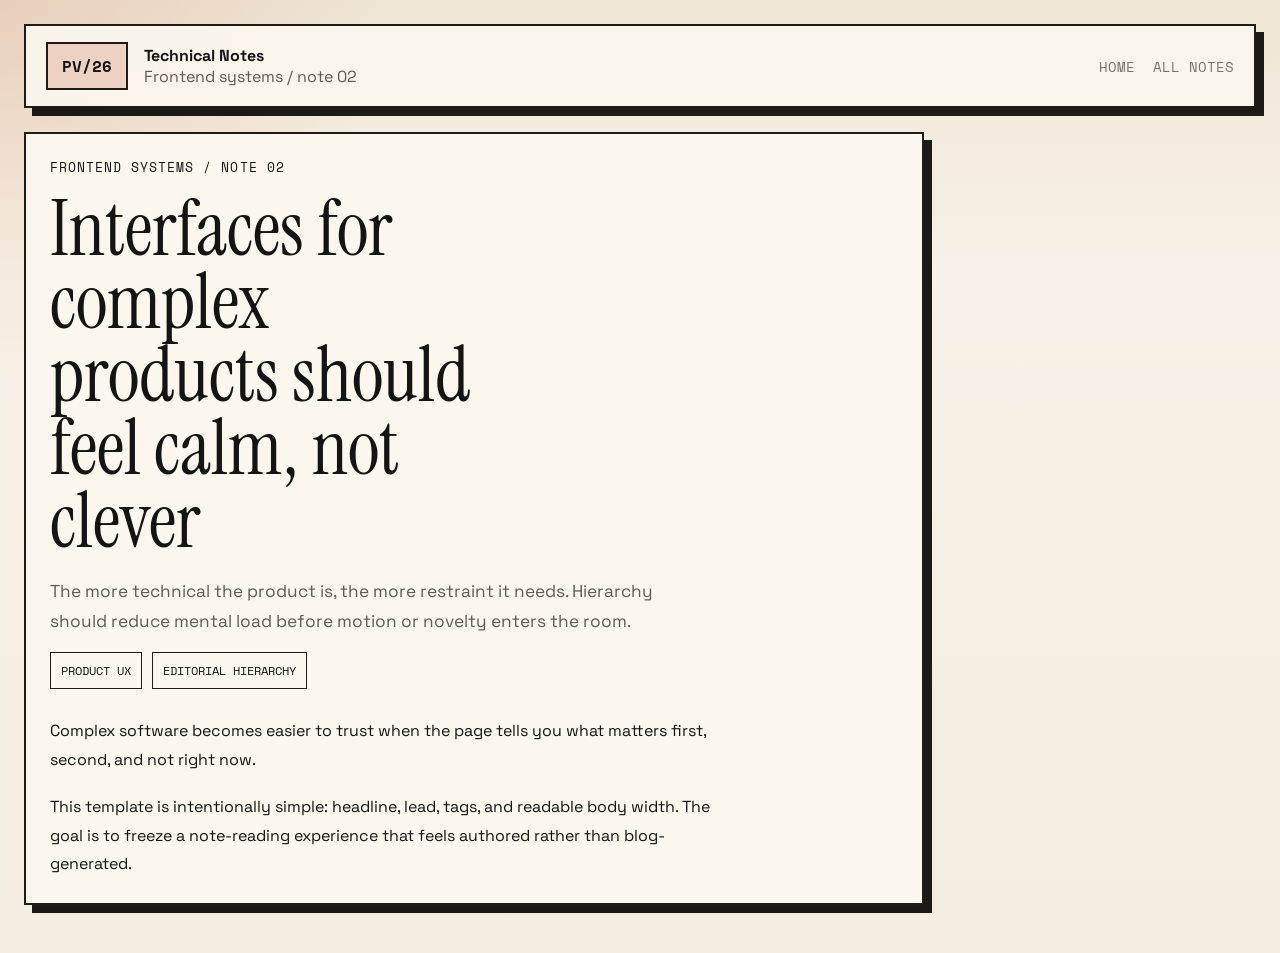
<file: mock/notes/calm-interfaces.html>
<!DOCTYPE html>
<html lang="en">
  <head>
    <meta charset="UTF-8" />
    <meta name="viewport" content="width=device-width, initial-scale=1.0" />
    <title>Interfaces for complex products should feel calm - Pulkit Verma</title>
    <link rel="preconnect" href="https://fonts.googleapis.com" />
    <link rel="preconnect" href="https://fonts.gstatic.com" crossorigin />
    <link
      href="https://fonts.googleapis.com/css2?family=Instrument+Serif:ital@0;1&family=Space+Mono:wght@400;700&family=Space+Grotesk:wght@400;500;700&display=swap"
      rel="stylesheet"
    />
    <link rel="stylesheet" href="../styles.css" />
    <script src="https://mcp.figma.com/mcp/html-to-design/capture.js" async></script>
  </head>
  <body>
    <a class="skip-link" href="#main-content">Skip to content</a>
    <div class="page-shell note-page-shell">
      <header class="topbar note-topbar">
        <div class="brand-lockup">
          <span class="brand-mark">PV/26</span>
          <div>
            <p class="eyebrow">Technical Notes</p>
            <p class="subtle">Frontend systems / note 02</p>
          </div>
        </div>
        <button
          class="menu-toggle"
          type="button"
          aria-expanded="false"
          aria-controls="mobile-menu"
          aria-label="Open navigation menu"
        >
          <span>Menu</span>
        </button>
        <nav class="topnav">
          <a href="../index.html">Home</a>
          <a href="./index.html">All notes</a>
        </nav>
        <div class="mobile-menu" id="mobile-menu" hidden>
          <div class="mobile-menu-panel">
            <div class="mobile-menu-head">
              <p class="section-label">Navigate</p>
              <button class="menu-close" type="button" aria-label="Close navigation menu">
                Close
              </button>
            </div>
            <nav class="mobile-menu-links" aria-label="Mobile navigation">
              <a href="../index.html">Home</a>
              <a href="./index.html">All notes</a>
            </nav>
          </div>
        </div>
      </header>

      <article class="hero-card note-article" id="main-content">
        <p class="section-label">Frontend systems / note 02</p>
        <h1>Interfaces for complex products should feel calm, not clever</h1>
        <p class="note-lead">
          The more technical the product is, the more restraint it needs. Hierarchy
          should reduce mental load before motion or novelty enters the room.
        </p>
        <div class="tag-row">
          <span>Product UX</span>
          <span>Editorial hierarchy</span>
        </div>
        <div class="note-body">
          <p>Complex software becomes easier to trust when the page tells you what matters first, second, and not right now.</p>
          <p>This template is intentionally simple: headline, lead, tags, and readable body width. The goal is to freeze a note-reading experience that feels authored rather than blog-generated.</p>
        </div>
      </article>
    </div>
    <script src="../app.js"></script>
  </body>
</html>
</file>
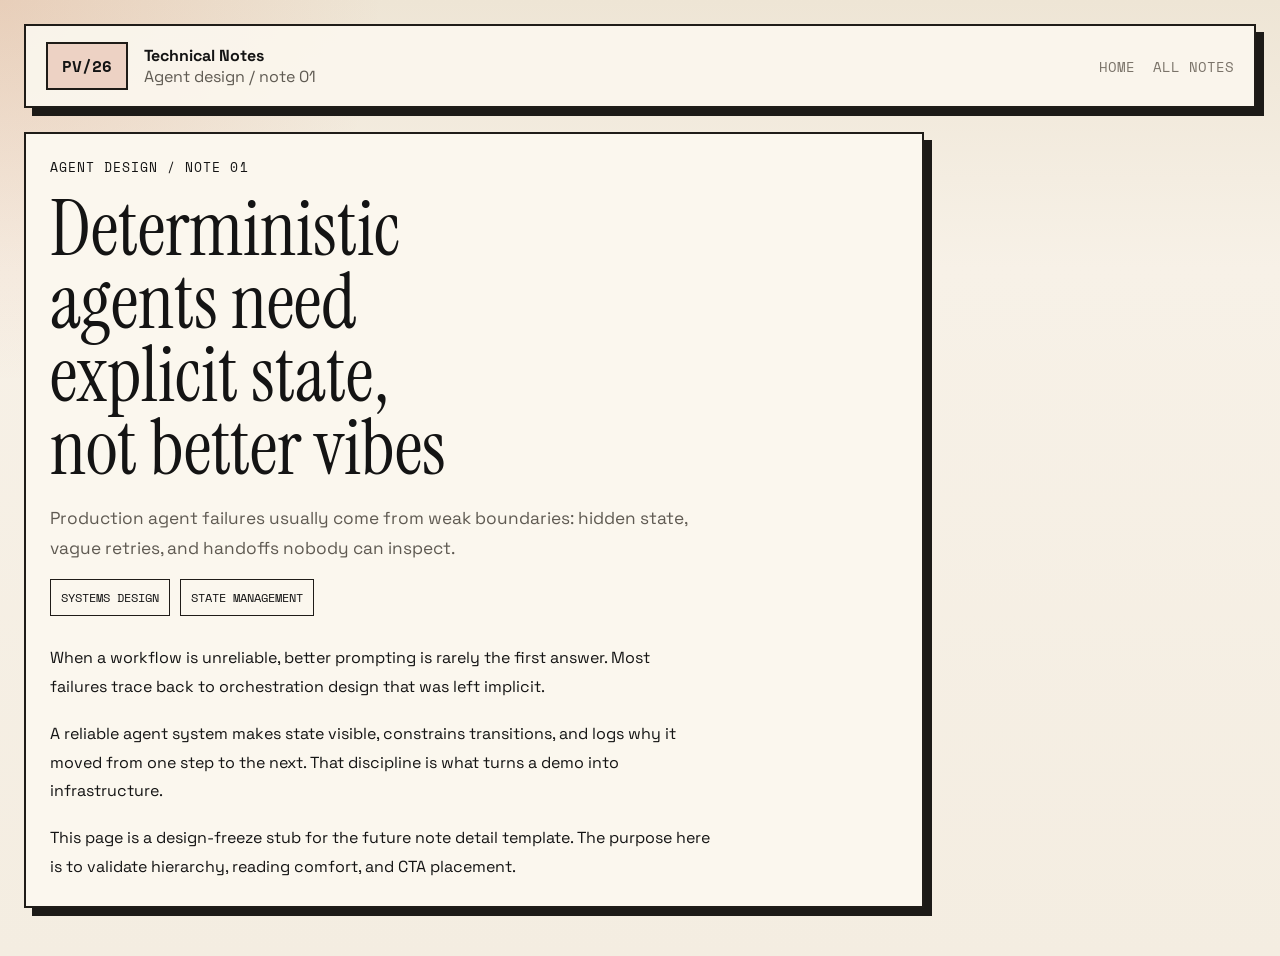
<file: mock/notes/deterministic-agents.html>
<!DOCTYPE html>
<html lang="en">
  <head>
    <meta charset="UTF-8" />
    <meta name="viewport" content="width=device-width, initial-scale=1.0" />
    <title>Deterministic agents need explicit state - Pulkit Verma</title>
    <link rel="preconnect" href="https://fonts.googleapis.com" />
    <link rel="preconnect" href="https://fonts.gstatic.com" crossorigin />
    <link
      href="https://fonts.googleapis.com/css2?family=Instrument+Serif:ital@0;1&family=Space+Mono:wght@400;700&family=Space+Grotesk:wght@400;500;700&display=swap"
      rel="stylesheet"
    />
    <link rel="stylesheet" href="../styles.css" />
    <script src="https://mcp.figma.com/mcp/html-to-design/capture.js" async></script>
  </head>
  <body>
    <a class="skip-link" href="#main-content">Skip to content</a>
    <div class="page-shell note-page-shell">
      <header class="topbar note-topbar">
        <div class="brand-lockup">
          <span class="brand-mark">PV/26</span>
          <div>
            <p class="eyebrow">Technical Notes</p>
            <p class="subtle">Agent design / note 01</p>
          </div>
        </div>
        <button
          class="menu-toggle"
          type="button"
          aria-expanded="false"
          aria-controls="mobile-menu"
          aria-label="Open navigation menu"
        >
          <span>Menu</span>
        </button>
        <nav class="topnav">
          <a href="../index.html">Home</a>
          <a href="./index.html">All notes</a>
        </nav>
        <div class="mobile-menu" id="mobile-menu" hidden>
          <div class="mobile-menu-panel">
            <div class="mobile-menu-head">
              <p class="section-label">Navigate</p>
              <button class="menu-close" type="button" aria-label="Close navigation menu">
                Close
              </button>
            </div>
            <nav class="mobile-menu-links" aria-label="Mobile navigation">
              <a href="../index.html">Home</a>
              <a href="./index.html">All notes</a>
            </nav>
          </div>
        </div>
      </header>

      <article class="hero-card note-article" id="main-content">
        <p class="section-label">Agent design / note 01</p>
        <h1>Deterministic agents need explicit state, not better vibes</h1>
        <p class="note-lead">
          Production agent failures usually come from weak boundaries: hidden state,
          vague retries, and handoffs nobody can inspect.
        </p>
        <div class="tag-row">
          <span>Systems design</span>
          <span>State management</span>
        </div>
        <div class="note-body">
          <p>When a workflow is unreliable, better prompting is rarely the first answer. Most failures trace back to orchestration design that was left implicit.</p>
          <p>A reliable agent system makes state visible, constrains transitions, and logs why it moved from one step to the next. That discipline is what turns a demo into infrastructure.</p>
          <p>This page is a design-freeze stub for the future note detail template. The purpose here is to validate hierarchy, reading comfort, and CTA placement.</p>
        </div>
      </article>
    </div>
    <script src="../app.js"></script>
  </body>
</html>
</file>
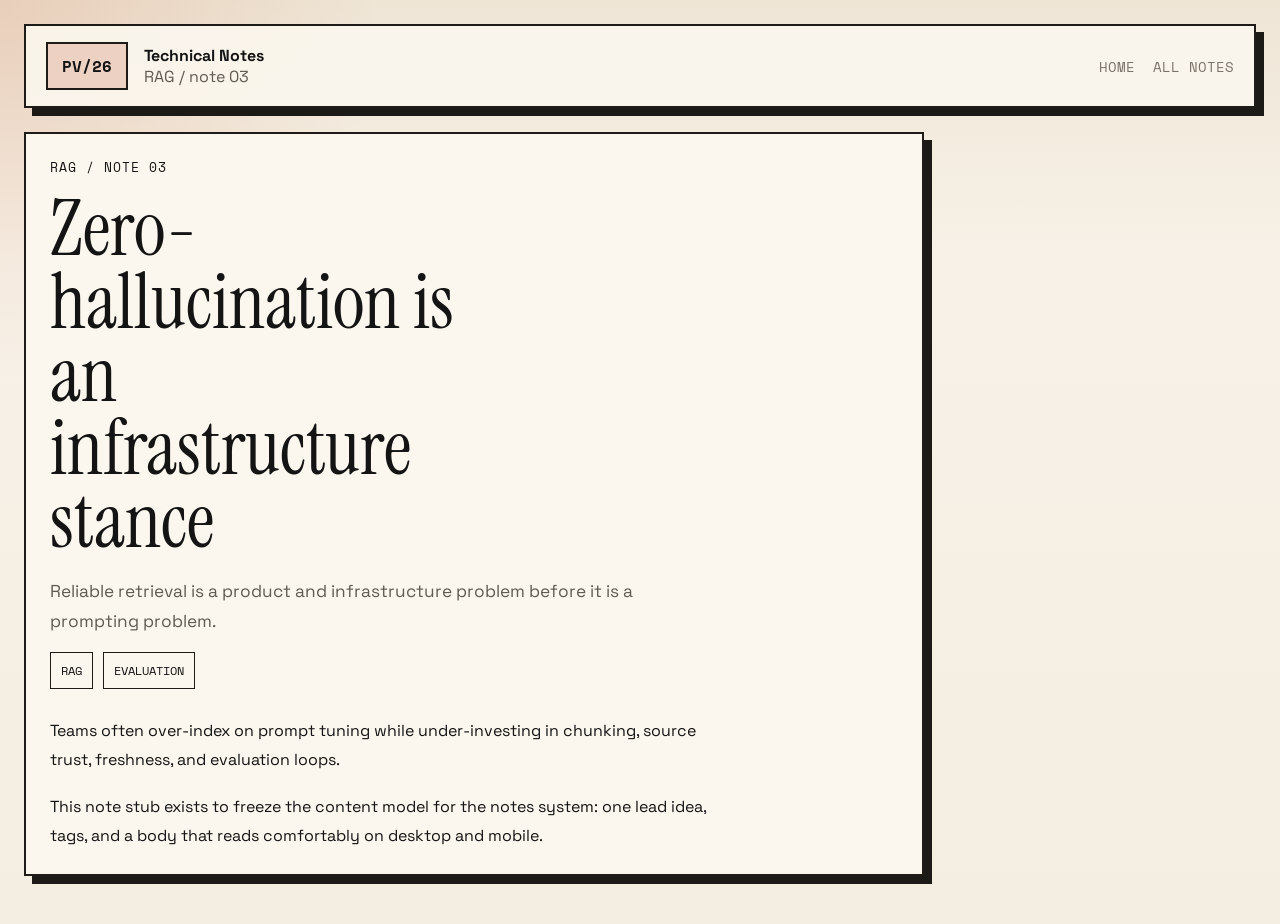
<file: mock/notes/zero-hallucination.html>
<!DOCTYPE html>
<html lang="en">
  <head>
    <meta charset="UTF-8" />
    <meta name="viewport" content="width=device-width, initial-scale=1.0" />
    <title>Zero-hallucination is an infrastructure stance - Pulkit Verma</title>
    <link rel="preconnect" href="https://fonts.googleapis.com" />
    <link rel="preconnect" href="https://fonts.gstatic.com" crossorigin />
    <link
      href="https://fonts.googleapis.com/css2?family=Instrument+Serif:ital@0;1&family=Space+Mono:wght@400;700&family=Space+Grotesk:wght@400;500;700&display=swap"
      rel="stylesheet"
    />
    <link rel="stylesheet" href="../styles.css" />
    <script src="https://mcp.figma.com/mcp/html-to-design/capture.js" async></script>
  </head>
  <body>
    <a class="skip-link" href="#main-content">Skip to content</a>
    <div class="page-shell note-page-shell">
      <header class="topbar note-topbar">
        <div class="brand-lockup">
          <span class="brand-mark">PV/26</span>
          <div>
            <p class="eyebrow">Technical Notes</p>
            <p class="subtle">RAG / note 03</p>
          </div>
        </div>
        <button
          class="menu-toggle"
          type="button"
          aria-expanded="false"
          aria-controls="mobile-menu"
          aria-label="Open navigation menu"
        >
          <span>Menu</span>
        </button>
        <nav class="topnav">
          <a href="../index.html">Home</a>
          <a href="./index.html">All notes</a>
        </nav>
        <div class="mobile-menu" id="mobile-menu" hidden>
          <div class="mobile-menu-panel">
            <div class="mobile-menu-head">
              <p class="section-label">Navigate</p>
              <button class="menu-close" type="button" aria-label="Close navigation menu">
                Close
              </button>
            </div>
            <nav class="mobile-menu-links" aria-label="Mobile navigation">
              <a href="../index.html">Home</a>
              <a href="./index.html">All notes</a>
            </nav>
          </div>
        </div>
      </header>

      <article class="hero-card note-article" id="main-content">
        <p class="section-label">RAG / note 03</p>
        <h1>Zero-hallucination is an infrastructure stance</h1>
        <p class="note-lead">
          Reliable retrieval is a product and infrastructure problem before it is a
          prompting problem.
        </p>
        <div class="tag-row">
          <span>RAG</span>
          <span>Evaluation</span>
        </div>
        <div class="note-body">
          <p>Teams often over-index on prompt tuning while under-investing in chunking, source trust, freshness, and evaluation loops.</p>
          <p>This note stub exists to freeze the content model for the notes system: one lead idea, tags, and a body that reads comfortably on desktop and mobile.</p>
        </div>
      </article>
    </div>
    <script src="../app.js"></script>
  </body>
</html>
</file>
<file: styles.css>
:root {
  --paper: #f5efe2;
  --paper-2: #fbf7ee;
  --ink: #141414;
  --muted: #5f5a52;
  --muted-2: #7a7369;
  --line: #1f1c18;
  --accent: #c75a2c;
  --accent-soft: #edd2c4;
  --link: #1f4ed8;
  --shadow: 8px 8px 0 #1c1a17;
  --section-anchor-offset: 124px;
}

* {
  box-sizing: border-box;
}

html {
  scroll-behavior: smooth;
}

body {
  margin: 0;
  font-family: "Space Grotesk", sans-serif;
  color: var(--ink);
  background:
    radial-gradient(circle at top left, rgba(199, 90, 44, 0.16), transparent 24%),
    linear-gradient(180deg, #eee5d5 0%, #f7f1e7 28%, #f4ede1 100%);
}

a {
  color: inherit;
  text-decoration: none;
}

.skip-link {
  position: absolute;
  left: 16px;
  top: -56px;
  z-index: 50;
  padding: 10px 14px;
  border: 2px solid var(--line);
  background: var(--paper-2);
  box-shadow: var(--shadow);
  font-family: "Space Mono", monospace;
  font-size: 0.76rem;
  text-transform: uppercase;
}

.skip-link:focus {
  top: 16px;
}

.page-shell {
  max-width: 1400px;
  margin: 0 auto;
  padding: 24px;
}

.topbar {
  position: sticky;
  top: 16px;
  z-index: 10;
  display: flex;
  justify-content: space-between;
  align-items: center;
  gap: 24px;
  padding: 16px 20px;
  margin-bottom: 24px;
  border: 2px solid var(--line);
  background: rgba(251, 247, 238, 0.92);
  box-shadow: var(--shadow);
}

.brand-lockup {
  display: flex;
  align-items: center;
  gap: 16px;
}

.brand-mark,
.section-label,
.topnav a,
.card-topline,
.tag-row span,
.timeline-row span:first-child,
.section-meta {
  font-family: "Space Mono", monospace;
}

.brand-mark {
  display: inline-flex;
  align-items: center;
  justify-content: center;
  min-width: 82px;
  padding: 10px 14px;
  border: 2px solid var(--line);
  background: var(--accent-soft);
  font-weight: 700;
}

.eyebrow,
.subtle {
  margin: 0;
}

.eyebrow {
  font-size: 1rem;
  font-weight: 700;
}

.subtle,
.hero-copy,
.project-card p,
.resume-panel p {
  color: var(--muted);
}

.topnav {
  display: flex;
  gap: 18px;
  flex-wrap: wrap;
}

.topnav a {
  font-size: 0.88rem;
  text-transform: uppercase;
  color: var(--muted-2);
}

.topnav a:hover {
  color: var(--ink);
}

.menu-toggle,
.menu-close {
  display: none;
}

.mobile-menu {
  display: none;
}

.hero-grid {
  display: grid;
  grid-template-columns: 1.35fr 0.8fr;
  gap: 20px;
}

.hero-card,
.project-card,
.note-card,
.quote-band,
.resume-panel,
.contact-panel {
  border: 2px solid var(--line);
  background: var(--paper-2);
  box-shadow: var(--shadow);
}

.hero-card {
  padding: 24px;
}

.hero-main {
  min-height: 420px;
  display: flex;
  flex-direction: column;
  align-items: flex-start;
  background:
    linear-gradient(140deg, rgba(199, 90, 44, 0.08), transparent 38%),
    var(--paper-2);
}

.section-label,
.section-meta,
.card-topline {
  margin: 0 0 16px;
  font-size: 0.8rem;
  text-transform: uppercase;
  letter-spacing: 0.08em;
}

.hero-main h1 {
  margin: 0;
  max-width: 11ch;
  font-family: "Instrument Serif", serif;
  font-size: clamp(3.2rem, 7vw, 7rem);
  line-height: 0.93;
  font-weight: 400;
}

.hero-main h1 span {
  display: block;
  padding-top: 14px;
  font-family: "Space Grotesk", sans-serif;
  font-size: clamp(1.25rem, 2vw, 2rem);
  line-height: 1.15;
  font-weight: 700;
}

.hero-copy {
  max-width: 48ch;
  margin-bottom: 0;
  font-size: 1rem;
  line-height: 1.65;
}

.proof-strip {
  display: grid;
  grid-template-columns: repeat(3, minmax(0, 1fr));
  gap: 12px;
  width: 100%;
  margin-top: 24px;
}

.proof-item {
  padding: 14px 12px;
  border: 1px solid rgba(31, 28, 24, 0.2);
  background: rgba(255, 255, 255, 0.45);
}

.proof-label {
  display: block;
  margin-bottom: 8px;
  font-family: "Space Mono", monospace;
  font-size: 0.7rem;
  letter-spacing: 0.08em;
  text-transform: uppercase;
  color: var(--muted-2);
}

.hero-actions {
  display: flex;
  gap: 14px;
  flex-wrap: wrap;
  margin-top: 24px;
  align-items: center;
}

.button {
  display: inline-flex;
  align-items: center;
  justify-content: center;
  min-height: 48px;
  padding: 0 18px;
  border: 2px solid var(--line);
  font-weight: 700;
  white-space: nowrap;
}

.button-dark {
  background: var(--ink);
  color: var(--paper-2);
}

.button-light {
  background: transparent;
}

.hero-notes {
  display: flex;
  flex-direction: column;
  align-items: flex-start;
  gap: 16px;
  background:
    linear-gradient(220deg, rgba(31, 78, 216, 0.05), transparent 32%),
    var(--paper-2);
}

.hero-notes-title {
  margin: 0;
  max-width: 12ch;
  font-family: "Instrument Serif", serif;
  font-size: clamp(2rem, 3vw, 3rem);
  line-height: 0.98;
  font-weight: 400;
}

.signal-list {
  display: grid;
  width: 100%;
  gap: 12px;
}

.signal-row {
  display: grid;
  gap: 4px;
  padding: 12px 0;
  border-top: 1px solid rgba(31, 28, 24, 0.16);
}

.signal-row:first-child {
  padding-top: 0;
  border-top: 0;
}

.signal-row span {
  font-family: "Space Mono", monospace;
  font-size: 0.72rem;
  letter-spacing: 0.06em;
  text-transform: uppercase;
  color: var(--muted-2);
}

.signal-row strong {
  font-size: 0.92rem;
  line-height: 1.45;
}

.mini-links {
  display: flex;
  gap: 10px;
  flex-wrap: wrap;
  margin-top: auto;
}

.mini-links a {
  display: inline-flex;
  gap: 6px;
  align-items: center;
  padding: 8px 10px;
  border: 1px solid var(--line);
  font-family: "Space Mono", monospace;
  font-size: 0.76rem;
  text-transform: uppercase;
  color: var(--link);
}

.external-mark {
  color: var(--muted-2);
  font-size: 0.68rem;
  letter-spacing: 0.04em;
  text-transform: uppercase;
}

.manifesto {
  background: var(--ink);
  color: var(--paper-2);
}

.manifesto .section-label {
  color: #dfd4c3;
}

.manifesto-lines {
  display: grid;
  gap: 16px;
}

.manifesto-lines p {
  margin: 0;
  font-family: "Instrument Serif", serif;
  font-size: clamp(1.7rem, 3vw, 2.6rem);
  line-height: 1;
}

.capabilities {
  background-image:
    linear-gradient(transparent 31px, rgba(20, 20, 20, 0.07) 32px),
    linear-gradient(90deg, transparent 31px, rgba(20, 20, 20, 0.07) 32px);
  background-size: 32px 32px;
}

.capability-row {
  display: flex;
  gap: 12px;
  padding: 12px 0;
  border-top: 1px solid rgba(20, 20, 20, 0.22);
  align-items: flex-start;
}

.capability-row:first-of-type {
  border-top: 0;
}

.capability-row span {
  min-width: 44px;
  font-family: "Space Mono", monospace;
  font-size: 0.82rem;
  color: var(--muted-2);
}

.capability-row strong {
  display: block;
  margin-bottom: 6px;
}

.capability-row p {
  margin: 0;
  color: var(--muted);
  line-height: 1.55;
}

.work-section {
  margin-top: 28px;
}

.work-section,
.notes-section,
.resume-contact,
.manifesto,
.contact-panel {
  scroll-margin-top: var(--section-anchor-offset);
}

.section-header {
  display: flex;
  justify-content: space-between;
  gap: 16px;
  align-items: flex-end;
  margin-bottom: 16px;
}

.section-intro {
  max-width: 64ch;
  margin: 0 0 20px;
  color: var(--muted);
  line-height: 1.65;
}

.project-grid {
  display: grid;
  grid-template-columns: 1.2fr 1fr 1fr;
  gap: 18px;
}

.project-card {
  padding: 22px;
  min-height: 250px;
  display: flex;
  flex-direction: column;
  justify-content: space-between;
}

.project-card.large {
  grid-row: span 2;
  min-height: 520px;
  background:
    linear-gradient(180deg, rgba(31, 78, 216, 0.08), transparent 40%),
    var(--paper-2);
}

.project-card.accent {
  background: #f6dfd5;
}

.project-card h2,
.resume-panel h3 {
  margin: 0;
  font-family: "Instrument Serif", serif;
  font-size: clamp(2rem, 3vw, 3.2rem);
  font-weight: 400;
  line-height: 0.98;
}

.project-card p {
  margin: 16px 0 0;
  line-height: 1.65;
}

.tag-row {
  display: flex;
  gap: 10px;
  flex-wrap: wrap;
  margin-top: 16px;
}

.tag-row span {
  padding: 8px 10px;
  border: 1px solid var(--line);
  font-size: 0.78rem;
  text-transform: uppercase;
}

.project-link {
  margin-top: auto;
  padding-top: 28px;
  display: inline-flex;
  gap: 6px;
  align-items: center;
  font-family: "Space Mono", monospace;
  color: var(--link);
  text-transform: uppercase;
  font-size: 0.82rem;
  letter-spacing: 0.05em;
}

.quote-band {
  margin-top: 28px;
  padding: 28px 24px;
  background: #1a1815;
  color: #f7f1e7;
}

.quote-band p {
  margin: 0;
  font-family: "Instrument Serif", serif;
  font-size: clamp(2rem, 4vw, 4rem);
  line-height: 1;
  max-width: 14ch;
}

.notes-section {
  margin-top: 28px;
}

.notes-grid {
  display: grid;
  grid-template-columns: 1.05fr 0.95fr;
  gap: 18px;
}

.note-card {
  padding: 22px;
  min-height: 260px;
  border: 2px solid var(--line);
  background: var(--paper-2);
  box-shadow: var(--shadow);
  display: flex;
  flex-direction: column;
}

.notes-rail {
  display: grid;
  gap: 18px;
}

.note-card.feature {
  background:
    linear-gradient(180deg, rgba(199, 90, 44, 0.12), transparent 45%),
    var(--paper-2);
}

.note-card.compact {
  min-height: 0;
}

.note-card h3 {
  margin: 0;
  font-family: "Instrument Serif", serif;
  font-size: clamp(1.8rem, 2.6vw, 2.8rem);
  font-weight: 400;
  line-height: 1;
}

.note-card p {
  margin: 16px 0 0;
  color: var(--muted);
  line-height: 1.65;
}

.browse-card {
  background:
    linear-gradient(180deg, rgba(31, 78, 216, 0.08), transparent 45%),
    var(--paper-2);
}

.note-link {
  margin-top: auto;
  padding-top: 28px;
  display: inline-flex;
  gap: 6px;
  align-items: center;
  font-family: "Space Mono", monospace;
  color: var(--link);
  text-transform: uppercase;
  font-size: 0.82rem;
  letter-spacing: 0.05em;
}

.resume-contact {
  display: grid;
  grid-template-columns: 1.25fr 0.75fr;
  gap: 18px;
  margin-top: 28px;
}

.resume-panel,
.contact-panel {
  padding: 24px;
}

.contact-panel {
  display: grid;
  gap: 12px;
  align-content: start;
  background: var(--paper);
}

.contact-panel a {
  display: inline-flex;
  gap: 6px;
  align-items: center;
  font-family: "Space Mono", monospace;
  color: var(--link);
  word-break: break-word;
}

.note-page-shell {
  padding-bottom: 48px;
}

.note-topbar {
  position: static;
}

.note-index-grid {
  display: grid;
  grid-template-columns: 1.1fr 0.9fr;
  gap: 20px;
}

.note-index-intro h1,
.note-article h1 {
  margin: 0;
  max-width: 12ch;
  font-family: "Instrument Serif", serif;
  font-size: clamp(3rem, 6vw, 5.5rem);
  line-height: 0.95;
  font-weight: 400;
}

.note-article {
  max-width: 900px;
}

.note-lead {
  max-width: 60ch;
  margin: 18px 0 0;
  color: var(--muted);
  font-size: 1.08rem;
  line-height: 1.75;
}

.note-body {
  display: grid;
  gap: 18px;
  max-width: 66ch;
  margin-top: 28px;
}

.note-body p {
  margin: 0;
  color: var(--ink);
  line-height: 1.8;
}

@media (max-width: 1024px) {
  .hero-grid,
  .resume-contact,
  .project-grid,
  .notes-grid,
  .note-index-grid {
    grid-template-columns: 1fr;
  }

  .proof-strip {
    grid-template-columns: 1fr;
  }

  .project-card.large {
    grid-row: auto;
    min-height: 320px;
  }
}

@media (max-width: 720px) {
  :root {
    --section-anchor-offset: 92px;
  }

  body.menu-open {
    overflow: hidden;
  }

  .page-shell {
    padding: 16px;
  }

  .topbar {
    top: 10px;
    gap: 12px;
    padding: 12px 14px;
    margin-bottom: 18px;
  }

  .brand-lockup {
    width: 100%;
    gap: 10px;
  }

  .brand-mark {
    min-width: 60px;
    padding: 8px 10px;
    font-size: 0.75rem;
  }

  .eyebrow {
    font-size: 0.9rem;
  }

  .subtle {
    display: none;
  }

  .topnav {
    display: none;
  }

  .menu-toggle,
  .menu-close {
    display: inline-flex;
    align-items: center;
    justify-content: center;
    min-height: 40px;
    padding: 0 12px;
    border: 1px solid var(--line);
    background: rgba(255, 255, 255, 0.5);
    font-family: "Space Mono", monospace;
    font-size: 0.74rem;
    text-transform: uppercase;
    color: var(--ink);
    cursor: pointer;
  }

  .menu-toggle {
    margin-left: auto;
  }

  .mobile-menu {
    position: fixed;
    inset: 0;
    z-index: 40;
    display: grid;
    align-items: stretch;
    padding: 12px;
    background: rgba(20, 20, 20, 0.28);
    opacity: 0;
    pointer-events: none;
    transition: opacity 220ms ease;
  }

  body.menu-open .mobile-menu {
    opacity: 1;
    pointer-events: auto;
  }

  .mobile-menu-panel {
    display: flex;
    flex-direction: column;
    gap: 24px;
    width: 100%;
    min-height: 100%;
    padding: 18px;
    border: 2px solid var(--line);
    background:
      radial-gradient(circle at top left, rgba(199, 90, 44, 0.14), transparent 28%),
      var(--paper-2);
    box-shadow: var(--shadow);
    transform: translateY(20px);
    transition: transform 220ms ease;
  }

  body.menu-open .mobile-menu-panel {
    transform: translateY(0);
  }

  .mobile-menu-head {
    display: flex;
    align-items: center;
    justify-content: space-between;
    gap: 12px;
  }

  .mobile-menu-head .section-label {
    margin-bottom: 0;
  }

  .mobile-menu-links {
    display: grid;
    gap: 10px;
    margin-top: auto;
    margin-bottom: auto;
  }

  .mobile-menu-links a {
    padding: 14px 0;
    border-top: 1px solid rgba(31, 28, 24, 0.16);
    font-family: "Instrument Serif", serif;
    font-size: clamp(2rem, 8vw, 3.4rem);
    line-height: 0.95;
  }

  .mobile-menu-links a:last-child {
    border-bottom: 1px solid rgba(31, 28, 24, 0.16);
  }

  .section-header {
    flex-direction: column;
    align-items: flex-start;
  }

  .hero-main {
    min-height: auto;
  }

  .hero-main h1 {
    max-width: none;
  }

  .hero-actions {
    width: 100%;
    flex-direction: column;
    align-items: stretch;
  }

  .button {
    width: 100%;
  }
}
</file>
<file: mock/styles.css>
:root {
  --paper: #f5efe2;
  --paper-2: #fbf7ee;
  --ink: #141414;
  --muted: #5f5a52;
  --muted-2: #7a7369;
  --line: #1f1c18;
  --accent: #c75a2c;
  --accent-soft: #edd2c4;
  --link: #1f4ed8;
  --shadow: 8px 8px 0 #1c1a17;
  --section-anchor-offset: 124px;
}

* {
  box-sizing: border-box;
}

html {
  scroll-behavior: smooth;
}

body {
  margin: 0;
  font-family: "Space Grotesk", sans-serif;
  color: var(--ink);
  background:
    radial-gradient(circle at top left, rgba(199, 90, 44, 0.16), transparent 24%),
    linear-gradient(180deg, #eee5d5 0%, #f7f1e7 28%, #f4ede1 100%);
}

a {
  color: inherit;
  text-decoration: none;
}

.skip-link {
  position: absolute;
  left: 16px;
  top: -56px;
  z-index: 50;
  padding: 10px 14px;
  border: 2px solid var(--line);
  background: var(--paper-2);
  box-shadow: var(--shadow);
  font-family: "Space Mono", monospace;
  font-size: 0.76rem;
  text-transform: uppercase;
}

.skip-link:focus {
  top: 16px;
}

.page-shell {
  max-width: 1400px;
  margin: 0 auto;
  padding: 24px;
}

.topbar {
  position: sticky;
  top: 16px;
  z-index: 10;
  display: flex;
  justify-content: space-between;
  align-items: center;
  gap: 24px;
  padding: 16px 20px;
  margin-bottom: 24px;
  border: 2px solid var(--line);
  background: rgba(251, 247, 238, 0.92);
  box-shadow: var(--shadow);
}

.brand-lockup {
  display: flex;
  align-items: center;
  gap: 16px;
}

.brand-mark,
.section-label,
.topnav a,
.card-topline,
.tag-row span,
.timeline-row span:first-child,
.section-meta {
  font-family: "Space Mono", monospace;
}

.brand-mark {
  display: inline-flex;
  align-items: center;
  justify-content: center;
  min-width: 82px;
  padding: 10px 14px;
  border: 2px solid var(--line);
  background: var(--accent-soft);
  font-weight: 700;
}

.eyebrow,
.subtle {
  margin: 0;
}

.eyebrow {
  font-size: 1rem;
  font-weight: 700;
}

.subtle,
.hero-copy,
.project-card p,
.resume-panel p {
  color: var(--muted);
}

.topnav {
  display: flex;
  gap: 18px;
  flex-wrap: wrap;
}

.topnav a {
  font-size: 0.88rem;
  text-transform: uppercase;
  color: var(--muted-2);
}

.topnav a:hover {
  color: var(--ink);
}

.menu-toggle,
.menu-close {
  display: none;
}

.mobile-menu {
  display: none;
}

.hero-grid {
  display: grid;
  grid-template-columns: 1.35fr 0.8fr;
  gap: 20px;
}

.hero-card,
.project-card,
.note-card,
.quote-band,
.resume-panel,
.contact-panel {
  border: 2px solid var(--line);
  background: var(--paper-2);
  box-shadow: var(--shadow);
}

.hero-card {
  padding: 24px;
}

.hero-main {
  min-height: 420px;
  display: flex;
  flex-direction: column;
  align-items: flex-start;
  background:
    linear-gradient(140deg, rgba(199, 90, 44, 0.08), transparent 38%),
    var(--paper-2);
}

.section-label,
.section-meta,
.card-topline {
  margin: 0 0 16px;
  font-size: 0.8rem;
  text-transform: uppercase;
  letter-spacing: 0.08em;
}

.hero-main h1 {
  margin: 0;
  max-width: 11ch;
  font-family: "Instrument Serif", serif;
  font-size: clamp(3.2rem, 7vw, 7rem);
  line-height: 0.93;
  font-weight: 400;
}

.hero-main h1 span {
  display: block;
  padding-top: 14px;
  font-family: "Space Grotesk", sans-serif;
  font-size: clamp(1.25rem, 2vw, 2rem);
  line-height: 1.15;
  font-weight: 700;
}

.hero-copy {
  max-width: 48ch;
  margin-bottom: 0;
  font-size: 1rem;
  line-height: 1.65;
}

.proof-strip {
  display: grid;
  grid-template-columns: repeat(3, minmax(0, 1fr));
  gap: 12px;
  width: 100%;
  margin-top: 24px;
}

.proof-item {
  padding: 14px 12px;
  border: 1px solid rgba(31, 28, 24, 0.2);
  background: rgba(255, 255, 255, 0.45);
}

.proof-label {
  display: block;
  margin-bottom: 8px;
  font-family: "Space Mono", monospace;
  font-size: 0.7rem;
  letter-spacing: 0.08em;
  text-transform: uppercase;
  color: var(--muted-2);
}

.hero-actions {
  display: flex;
  gap: 14px;
  flex-wrap: wrap;
  margin-top: 24px;
  align-items: center;
}

.button {
  display: inline-flex;
  align-items: center;
  justify-content: center;
  min-height: 48px;
  padding: 0 18px;
  border: 2px solid var(--line);
  font-weight: 700;
  white-space: nowrap;
}

.button-dark {
  background: var(--ink);
  color: var(--paper-2);
}

.button-light {
  background: transparent;
}

.hero-notes {
  display: flex;
  flex-direction: column;
  align-items: flex-start;
  gap: 16px;
  background:
    linear-gradient(220deg, rgba(31, 78, 216, 0.05), transparent 32%),
    var(--paper-2);
}

.hero-notes-title {
  margin: 0;
  max-width: 12ch;
  font-family: "Instrument Serif", serif;
  font-size: clamp(2rem, 3vw, 3rem);
  line-height: 0.98;
  font-weight: 400;
}

.signal-list {
  display: grid;
  width: 100%;
  gap: 12px;
}

.signal-row {
  display: grid;
  gap: 4px;
  padding: 12px 0;
  border-top: 1px solid rgba(31, 28, 24, 0.16);
}

.signal-row:first-child {
  padding-top: 0;
  border-top: 0;
}

.signal-row span {
  font-family: "Space Mono", monospace;
  font-size: 0.72rem;
  letter-spacing: 0.06em;
  text-transform: uppercase;
  color: var(--muted-2);
}

.signal-row strong {
  font-size: 0.92rem;
  line-height: 1.45;
}

.mini-links {
  display: flex;
  gap: 10px;
  flex-wrap: wrap;
  margin-top: auto;
}

.mini-links a {
  display: inline-flex;
  gap: 6px;
  align-items: center;
  padding: 8px 10px;
  border: 1px solid var(--line);
  font-family: "Space Mono", monospace;
  font-size: 0.76rem;
  text-transform: uppercase;
  color: var(--link);
}

.external-mark {
  color: var(--muted-2);
  font-size: 0.68rem;
  letter-spacing: 0.04em;
  text-transform: uppercase;
}

.manifesto {
  background: var(--ink);
  color: var(--paper-2);
}

.manifesto .section-label {
  color: #dfd4c3;
}

.manifesto-lines {
  display: grid;
  gap: 16px;
}

.manifesto-lines p {
  margin: 0;
  font-family: "Instrument Serif", serif;
  font-size: clamp(1.7rem, 3vw, 2.6rem);
  line-height: 1;
}

.capabilities {
  background-image:
    linear-gradient(transparent 31px, rgba(20, 20, 20, 0.07) 32px),
    linear-gradient(90deg, transparent 31px, rgba(20, 20, 20, 0.07) 32px);
  background-size: 32px 32px;
}

.capability-row {
  display: flex;
  gap: 12px;
  padding: 12px 0;
  border-top: 1px solid rgba(20, 20, 20, 0.22);
  align-items: flex-start;
}

.capability-row:first-of-type {
  border-top: 0;
}

.capability-row span {
  min-width: 44px;
  font-family: "Space Mono", monospace;
  font-size: 0.82rem;
  color: var(--muted-2);
}

.capability-row strong {
  display: block;
  margin-bottom: 6px;
}

.capability-row p {
  margin: 0;
  color: var(--muted);
  line-height: 1.55;
}

.work-section {
  margin-top: 28px;
}

.work-section,
.notes-section,
.resume-contact,
.manifesto,
.contact-panel {
  scroll-margin-top: var(--section-anchor-offset);
}

.section-header {
  display: flex;
  justify-content: space-between;
  gap: 16px;
  align-items: flex-end;
  margin-bottom: 16px;
}

.section-intro {
  max-width: 64ch;
  margin: 0 0 20px;
  color: var(--muted);
  line-height: 1.65;
}

.project-grid {
  display: grid;
  grid-template-columns: 1.2fr 1fr 1fr;
  gap: 18px;
}

.project-card {
  padding: 22px;
  min-height: 250px;
  display: flex;
  flex-direction: column;
  justify-content: space-between;
}

.project-card.large {
  grid-row: span 2;
  min-height: 520px;
  background:
    linear-gradient(180deg, rgba(31, 78, 216, 0.08), transparent 40%),
    var(--paper-2);
}

.project-card.accent {
  background: #f6dfd5;
}

.project-card h2,
.resume-panel h3 {
  margin: 0;
  font-family: "Instrument Serif", serif;
  font-size: clamp(2rem, 3vw, 3.2rem);
  font-weight: 400;
  line-height: 0.98;
}

.project-card p {
  margin: 16px 0 0;
  line-height: 1.65;
}

.tag-row {
  display: flex;
  gap: 10px;
  flex-wrap: wrap;
  margin-top: 16px;
}

.tag-row span {
  padding: 8px 10px;
  border: 1px solid var(--line);
  font-size: 0.78rem;
  text-transform: uppercase;
}

.project-link {
  margin-top: auto;
  padding-top: 28px;
  display: inline-flex;
  gap: 6px;
  align-items: center;
  font-family: "Space Mono", monospace;
  color: var(--link);
  text-transform: uppercase;
  font-size: 0.82rem;
  letter-spacing: 0.05em;
}

.quote-band {
  margin-top: 28px;
  padding: 28px 24px;
  background: #1a1815;
  color: #f7f1e7;
}

.quote-band p {
  margin: 0;
  font-family: "Instrument Serif", serif;
  font-size: clamp(2rem, 4vw, 4rem);
  line-height: 1;
  max-width: 14ch;
}

.notes-section {
  margin-top: 28px;
}

.notes-grid {
  display: grid;
  grid-template-columns: 1.05fr 0.95fr;
  gap: 18px;
}

.note-card {
  padding: 22px;
  min-height: 260px;
  border: 2px solid var(--line);
  background: var(--paper-2);
  box-shadow: var(--shadow);
  display: flex;
  flex-direction: column;
}

.notes-rail {
  display: grid;
  gap: 18px;
}

.note-card.feature {
  background:
    linear-gradient(180deg, rgba(199, 90, 44, 0.12), transparent 45%),
    var(--paper-2);
}

.note-card.compact {
  min-height: 0;
}

.note-card h3 {
  margin: 0;
  font-family: "Instrument Serif", serif;
  font-size: clamp(1.8rem, 2.6vw, 2.8rem);
  font-weight: 400;
  line-height: 1;
}

.note-card p {
  margin: 16px 0 0;
  color: var(--muted);
  line-height: 1.65;
}

.browse-card {
  background:
    linear-gradient(180deg, rgba(31, 78, 216, 0.08), transparent 45%),
    var(--paper-2);
}

.note-link {
  margin-top: auto;
  padding-top: 28px;
  display: inline-flex;
  gap: 6px;
  align-items: center;
  font-family: "Space Mono", monospace;
  color: var(--link);
  text-transform: uppercase;
  font-size: 0.82rem;
  letter-spacing: 0.05em;
}

.resume-contact {
  display: grid;
  grid-template-columns: 1.25fr 0.75fr;
  gap: 18px;
  margin-top: 28px;
}

.resume-panel,
.contact-panel {
  padding: 24px;
}

.contact-panel {
  display: grid;
  gap: 12px;
  align-content: start;
  background: var(--paper);
}

.contact-panel a {
  display: inline-flex;
  gap: 6px;
  align-items: center;
  font-family: "Space Mono", monospace;
  color: var(--link);
  word-break: break-word;
}

.note-page-shell {
  padding-bottom: 48px;
}

.note-topbar {
  position: static;
}

.note-index-grid {
  display: grid;
  grid-template-columns: 1.1fr 0.9fr;
  gap: 20px;
}

.note-index-intro h1,
.note-article h1 {
  margin: 0;
  max-width: 12ch;
  font-family: "Instrument Serif", serif;
  font-size: clamp(3rem, 6vw, 5.5rem);
  line-height: 0.95;
  font-weight: 400;
}

.note-article {
  max-width: 900px;
}

.note-lead {
  max-width: 60ch;
  margin: 18px 0 0;
  color: var(--muted);
  font-size: 1.08rem;
  line-height: 1.75;
}

.note-body {
  display: grid;
  gap: 18px;
  max-width: 66ch;
  margin-top: 28px;
}

.note-body p {
  margin: 0;
  color: var(--ink);
  line-height: 1.8;
}

@media (max-width: 1024px) {
  .hero-grid,
  .resume-contact,
  .project-grid,
  .notes-grid,
  .note-index-grid {
    grid-template-columns: 1fr;
  }

  .proof-strip {
    grid-template-columns: 1fr;
  }

  .project-card.large {
    grid-row: auto;
    min-height: 320px;
  }
}

@media (max-width: 720px) {
  :root {
    --section-anchor-offset: 92px;
  }

  body.menu-open {
    overflow: hidden;
  }

  .page-shell {
    padding: 16px;
  }

  .topbar {
    top: 10px;
    gap: 12px;
    padding: 12px 14px;
    margin-bottom: 18px;
  }

  .brand-lockup {
    width: 100%;
    gap: 10px;
  }

  .brand-mark {
    min-width: 60px;
    padding: 8px 10px;
    font-size: 0.75rem;
  }

  .eyebrow {
    font-size: 0.9rem;
  }

  .subtle {
    display: none;
  }

  .topnav {
    display: none;
  }

  .menu-toggle,
  .menu-close {
    display: inline-flex;
    align-items: center;
    justify-content: center;
    min-height: 40px;
    padding: 0 12px;
    border: 1px solid var(--line);
    background: rgba(255, 255, 255, 0.5);
    font-family: "Space Mono", monospace;
    font-size: 0.74rem;
    text-transform: uppercase;
    color: var(--ink);
    cursor: pointer;
  }

  .menu-toggle {
    margin-left: auto;
  }

  .mobile-menu {
    position: fixed;
    inset: 0;
    z-index: 40;
    display: grid;
    align-items: stretch;
    padding: 12px;
    background: rgba(20, 20, 20, 0.28);
    opacity: 0;
    pointer-events: none;
    transition: opacity 220ms ease;
  }

  body.menu-open .mobile-menu {
    opacity: 1;
    pointer-events: auto;
  }

  .mobile-menu-panel {
    display: flex;
    flex-direction: column;
    gap: 24px;
    width: 100%;
    min-height: 100%;
    padding: 18px;
    border: 2px solid var(--line);
    background:
      radial-gradient(circle at top left, rgba(199, 90, 44, 0.14), transparent 28%),
      var(--paper-2);
    box-shadow: var(--shadow);
    transform: translateY(20px);
    transition: transform 220ms ease;
  }

  body.menu-open .mobile-menu-panel {
    transform: translateY(0);
  }

  .mobile-menu-head {
    display: flex;
    align-items: center;
    justify-content: space-between;
    gap: 12px;
  }

  .mobile-menu-head .section-label {
    margin-bottom: 0;
  }

  .mobile-menu-links {
    display: grid;
    gap: 10px;
    margin-top: auto;
    margin-bottom: auto;
  }

  .mobile-menu-links a {
    padding: 14px 0;
    border-top: 1px solid rgba(31, 28, 24, 0.16);
    font-family: "Instrument Serif", serif;
    font-size: clamp(2rem, 8vw, 3.4rem);
    line-height: 0.95;
  }

  .mobile-menu-links a:last-child {
    border-bottom: 1px solid rgba(31, 28, 24, 0.16);
  }

  .section-header {
    flex-direction: column;
    align-items: flex-start;
  }

  .hero-main {
    min-height: auto;
  }

  .hero-main h1 {
    max-width: none;
  }

  .hero-actions {
    width: 100%;
    flex-direction: column;
    align-items: stretch;
  }

  .button {
    width: 100%;
  }
}
</file>
<file: social/social.css>
:root {
  --paper: #f5efe2;
  --paper-2: #fbf7ee;
  --ink: #141414;
  --muted: #6a6358;
  --line: #1f1c18;
  --accent: #c75a2c;
  --accent-soft: #edd2c4;
  --shadow: 14px 14px 0 #1c1a17;
}

* {
  box-sizing: border-box;
}

body {
  margin: 0;
  min-height: 100vh;
  display: grid;
  place-items: center;
  background:
    radial-gradient(circle at top left, rgba(199, 90, 44, 0.18), transparent 24%),
    linear-gradient(180deg, #efe6d7 0%, #f7f1e7 40%, #f3ebdf 100%);
  color: var(--ink);
  font-family: "Space Grotesk", sans-serif;
  overflow: hidden;
  animation: ambient-shift 5.2s ease-in-out infinite alternate;
}

.poster-shell {
  width: 100%;
  min-height: 100vh;
  display: grid;
  place-items: center;
  padding: 40px;
}

.poster-frame {
  position: relative;
  width: min(1080px, 100%);
  aspect-ratio: 1 / 1;
  display: flex;
  flex-direction: column;
  padding: 32px;
  border: 3px solid var(--line);
  background:
    linear-gradient(150deg, rgba(199, 90, 44, 0.08), transparent 35%),
    var(--paper-2);
  box-shadow: var(--shadow);
  overflow: hidden;
}

.poster-topbar,
.poster-footer,
.poster-proof-item span,
.poster-mark,
.poster-kicker {
  font-family: "Space Mono", monospace;
  text-transform: uppercase;
}

.poster-topbar {
  display: flex;
  justify-content: space-between;
  align-items: flex-start;
  gap: 18px;
  padding-bottom: 20px;
  border-bottom: 1px solid rgba(31, 28, 24, 0.15);
  opacity: 0;
  transform: translateY(-16px);
  animation: reveal-up 0.6s cubic-bezier(0.22, 1, 0.36, 1) 0.15s forwards;
}

.poster-mark {
  display: inline-flex;
  align-items: center;
  justify-content: center;
  min-width: 88px;
  padding: 10px 14px;
  border: 2px solid var(--line);
  background: var(--accent-soft);
  font-size: 0.85rem;
  font-weight: 700;
}

.poster-topcopy {
  display: grid;
  gap: 6px;
  justify-items: end;
  text-align: right;
}

.poster-topcopy p,
.poster-footer p {
  margin: 0;
  font-size: 0.8rem;
  letter-spacing: 0.04em;
  color: var(--muted);
}

.poster-content {
  display: flex;
  flex: 1;
  flex-direction: column;
  justify-content: center;
  gap: 18px;
}

.poster-kicker {
  margin: 0;
  color: var(--muted);
  font-size: 0.9rem;
  letter-spacing: 0.08em;
  opacity: 0;
  transform: translateY(18px);
  animation: reveal-up 0.55s cubic-bezier(0.22, 1, 0.36, 1) 0.45s forwards;
}

.poster-content h1 {
  margin: 0;
  max-width: 9ch;
  font-family: "Instrument Serif", serif;
  font-size: clamp(5rem, 10vw, 8.8rem);
  line-height: 0.9;
  font-weight: 400;
  opacity: 0;
  transform: translateY(24px);
  animation: reveal-up 0.75s cubic-bezier(0.22, 1, 0.36, 1) 0.7s forwards;
}

.poster-subcopy {
  max-width: 36ch;
  margin: 0;
  color: var(--muted);
  font-size: 1.18rem;
  line-height: 1.7;
  opacity: 0;
  transform: translateY(22px);
  animation: reveal-up 0.65s cubic-bezier(0.22, 1, 0.36, 1) 1s forwards;
}

.poster-proof {
  display: grid;
  grid-template-columns: repeat(3, minmax(0, 1fr));
  gap: 14px;
  margin-top: 12px;
}

.poster-proof-item {
  padding: 16px 14px;
  border: 1px solid rgba(31, 28, 24, 0.18);
  background: rgba(255, 255, 255, 0.45);
  opacity: 0;
  transform: translateY(26px);
  animation: reveal-up 0.65s cubic-bezier(0.22, 1, 0.36, 1) forwards;
}

.poster-proof-item:nth-child(1) {
  animation-delay: 1.2s;
}

.poster-proof-item:nth-child(2) {
  animation-delay: 1.35s;
}

.poster-proof-item:nth-child(3) {
  animation-delay: 1.5s;
}

.poster-proof-item span {
  display: block;
  margin-bottom: 10px;
  font-size: 0.72rem;
  letter-spacing: 0.08em;
  color: var(--muted);
}

.poster-proof-item strong {
  font-size: 1rem;
  line-height: 1.45;
}

.poster-footer {
  display: flex;
  justify-content: space-between;
  gap: 20px;
  padding-top: 20px;
  border-top: 1px solid rgba(31, 28, 24, 0.15);
  opacity: 0;
  transform: translateY(14px);
  animation: reveal-up 0.55s cubic-bezier(0.22, 1, 0.36, 1) 1.7s forwards;
}

.poster-frame::before {
  content: "";
  position: absolute;
  inset: -8%;
  background:
    radial-gradient(circle at 20% 18%, rgba(199, 90, 44, 0.08), transparent 20%),
    radial-gradient(circle at 82% 72%, rgba(31, 78, 216, 0.06), transparent 18%);
  mix-blend-mode: multiply;
  animation: grain-drift 6s linear infinite alternate;
  pointer-events: none;
}

@keyframes reveal-up {
  from {
    opacity: 0;
    transform: translateY(18px);
  }

  to {
    opacity: 1;
    transform: translateY(0);
  }
}

@keyframes ambient-shift {
  from {
    background-position: 0% 0%, 0% 0%;
  }

  to {
    background-position: 4% 2%, 0% 6%;
  }
}

@keyframes grain-drift {
  from {
    transform: translate3d(-1.5%, -1%, 0) scale(1);
  }

  to {
    transform: translate3d(1.5%, 1%, 0) scale(1.03);
  }
}

@media (prefers-reduced-motion: reduce) {
  body,
  .poster-frame::before,
  .poster-topbar,
  .poster-kicker,
  .poster-content h1,
  .poster-subcopy,
  .poster-proof-item,
  .poster-footer {
    animation: none;
    opacity: 1;
    transform: none;
  }
}
</file>
